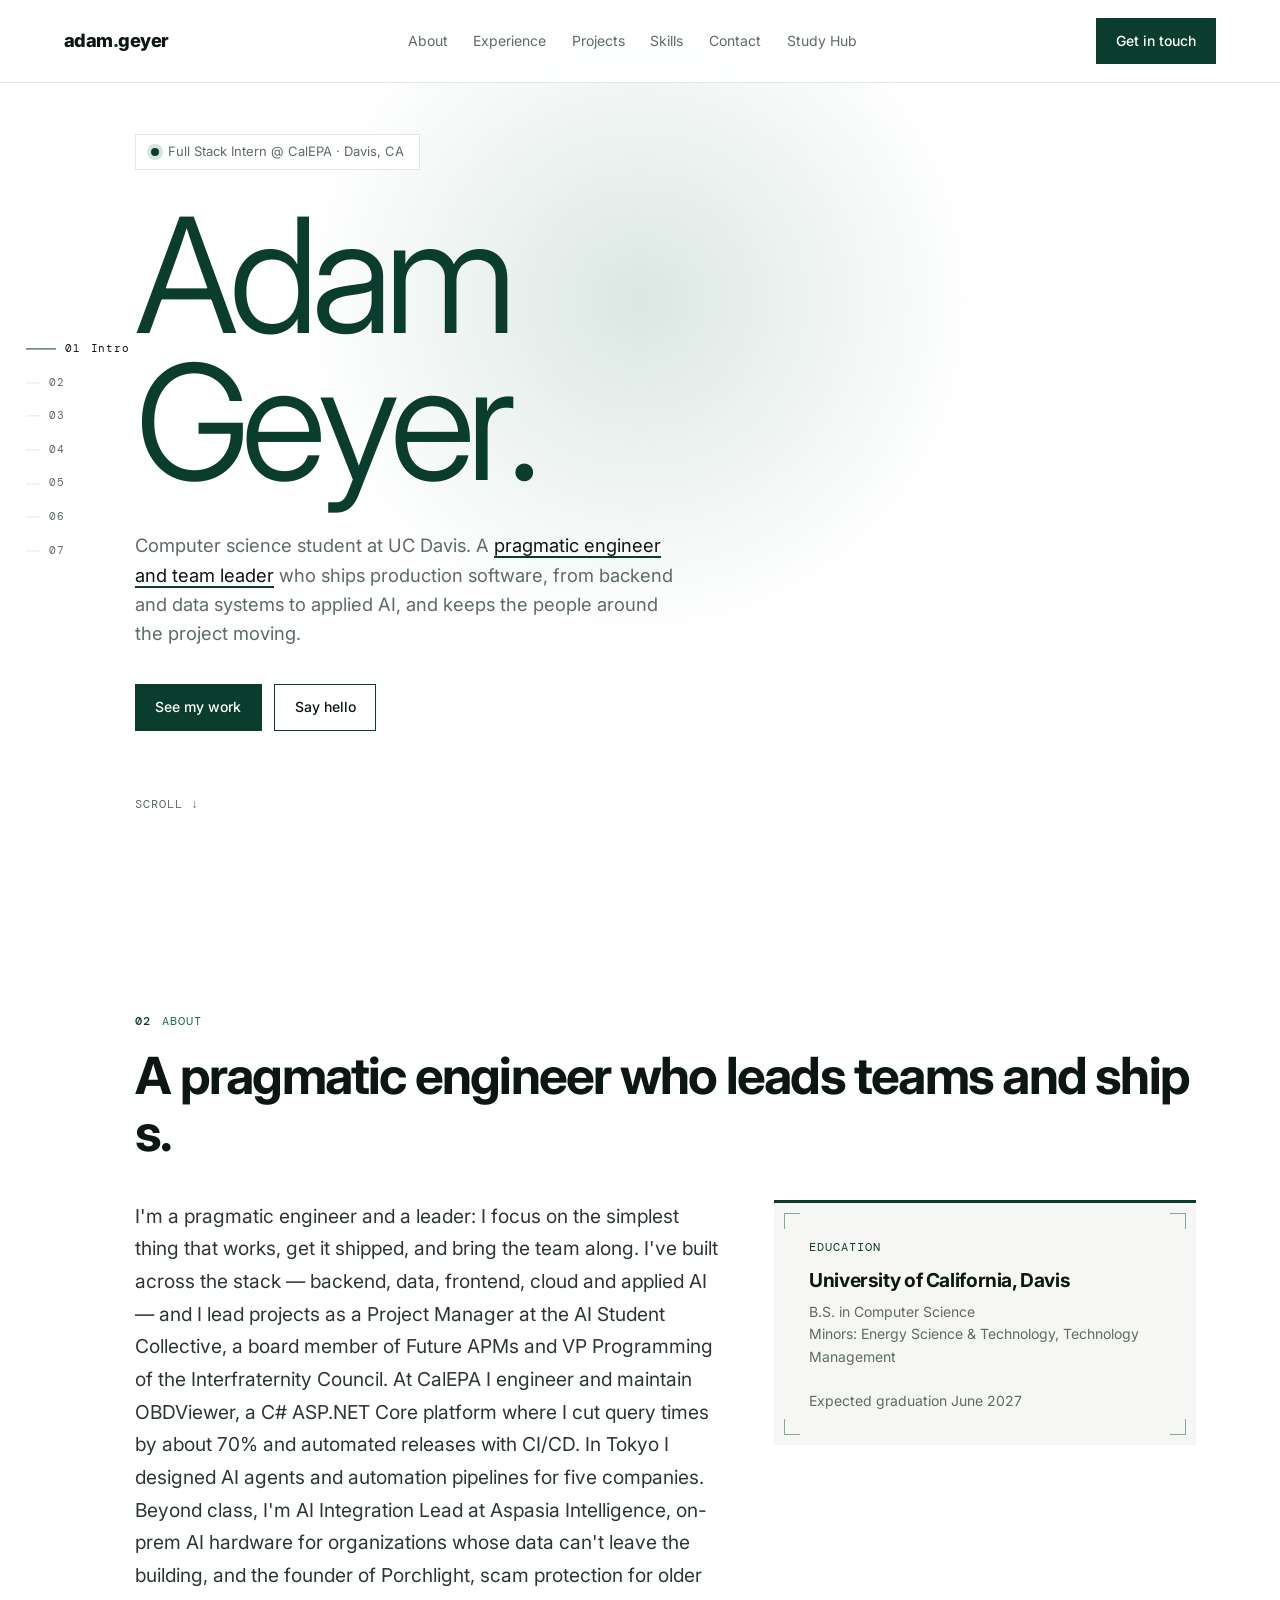
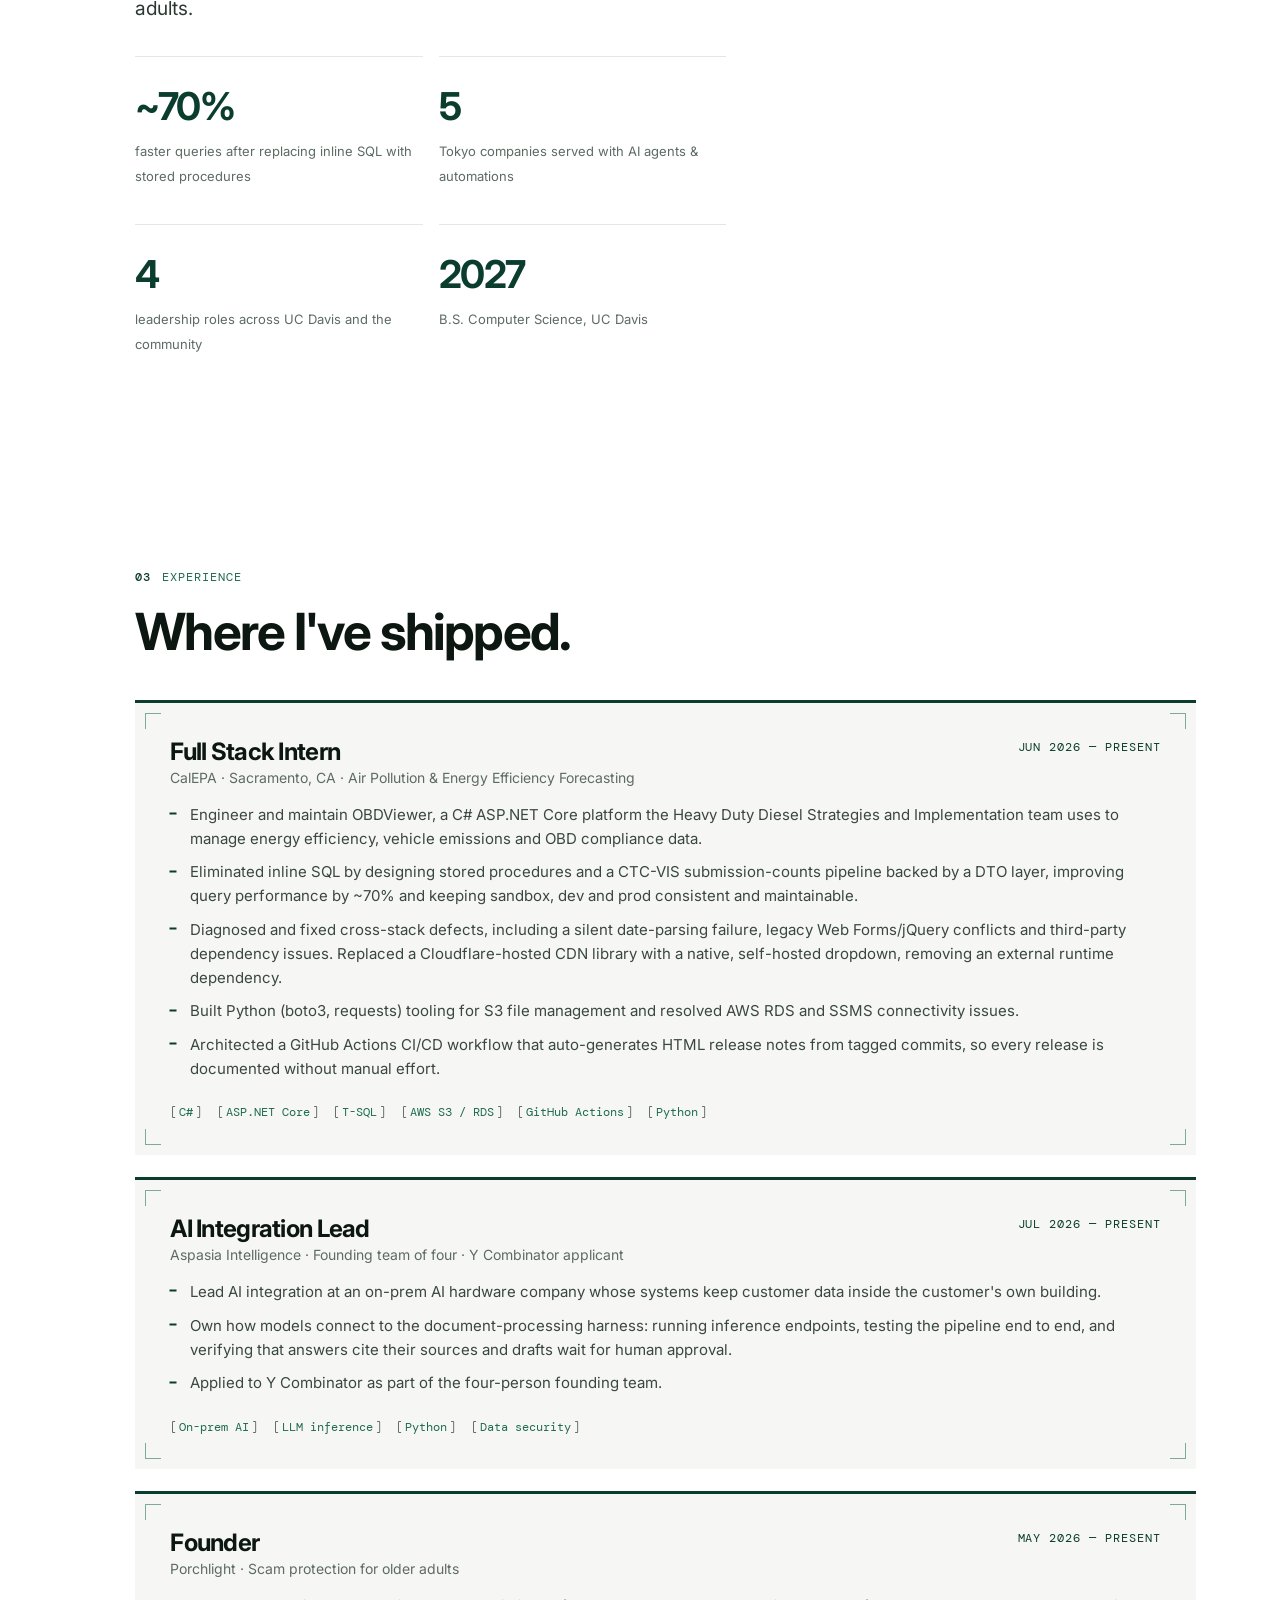
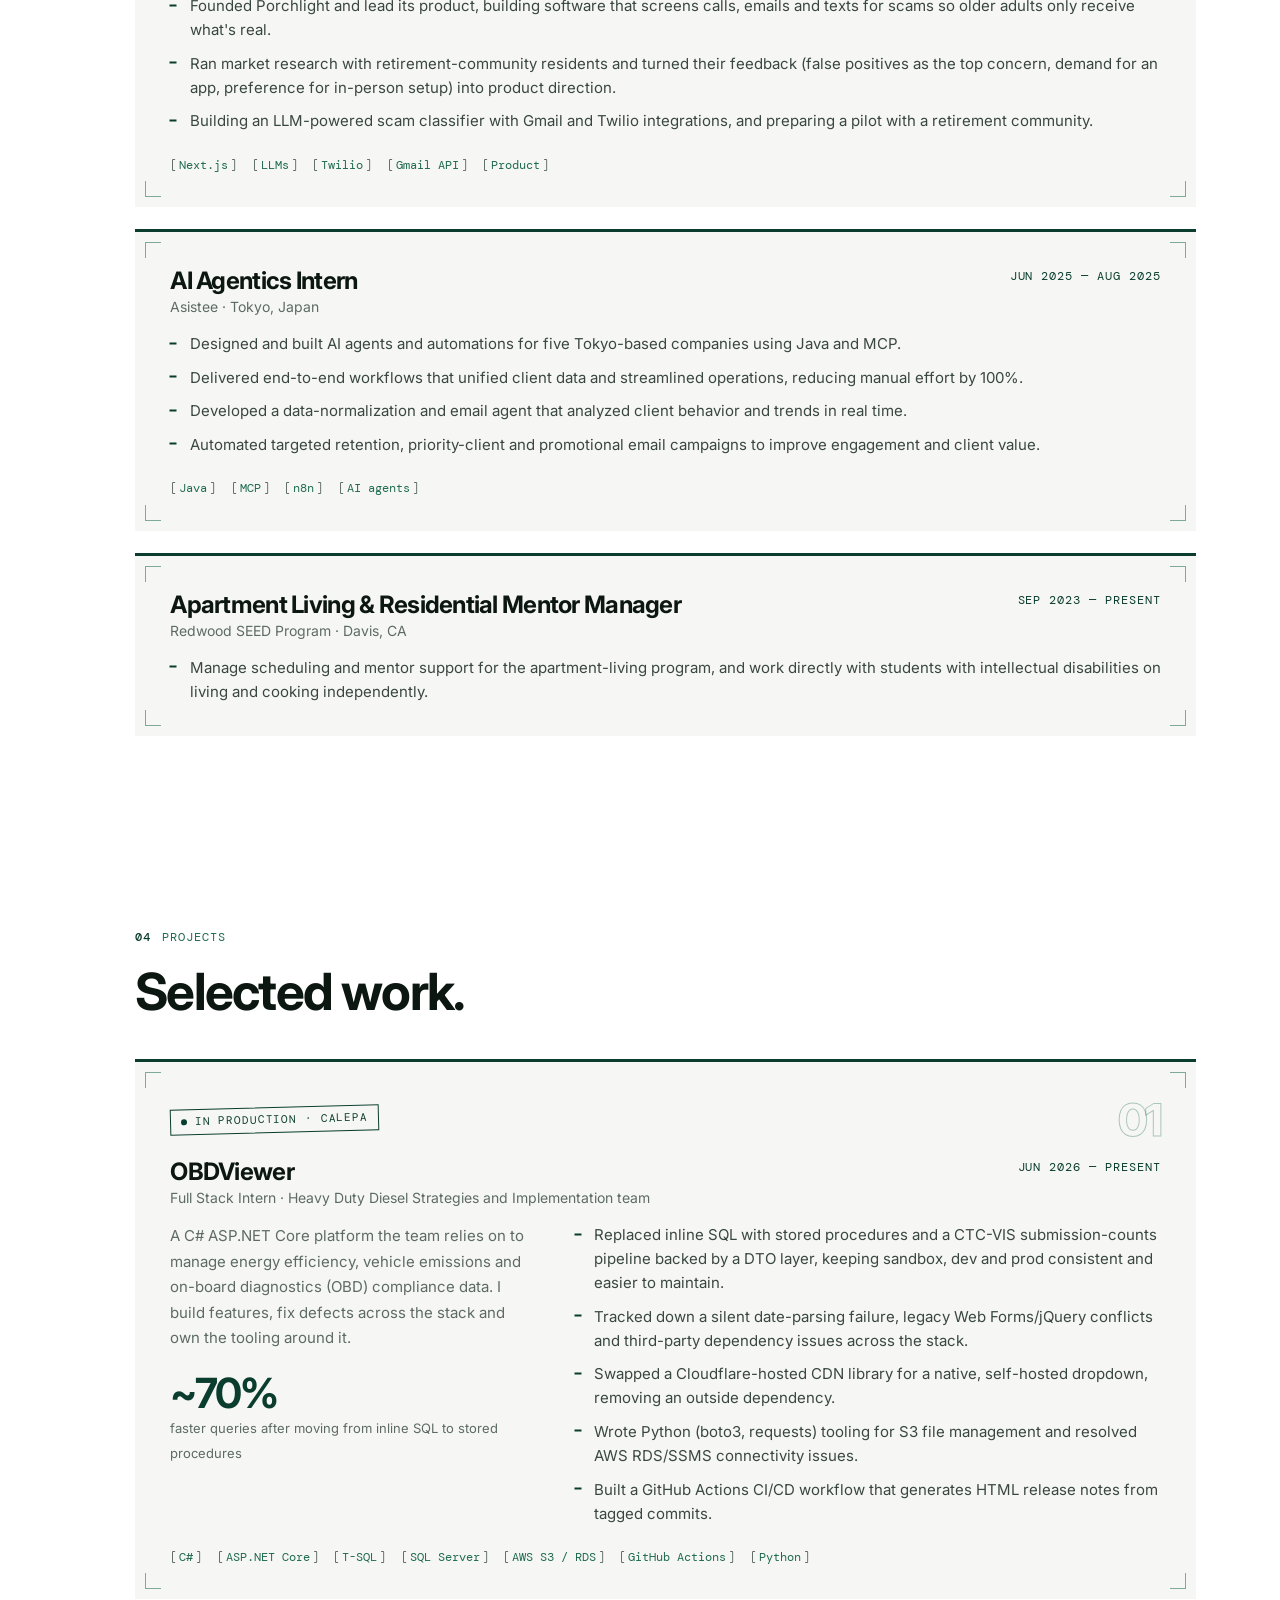
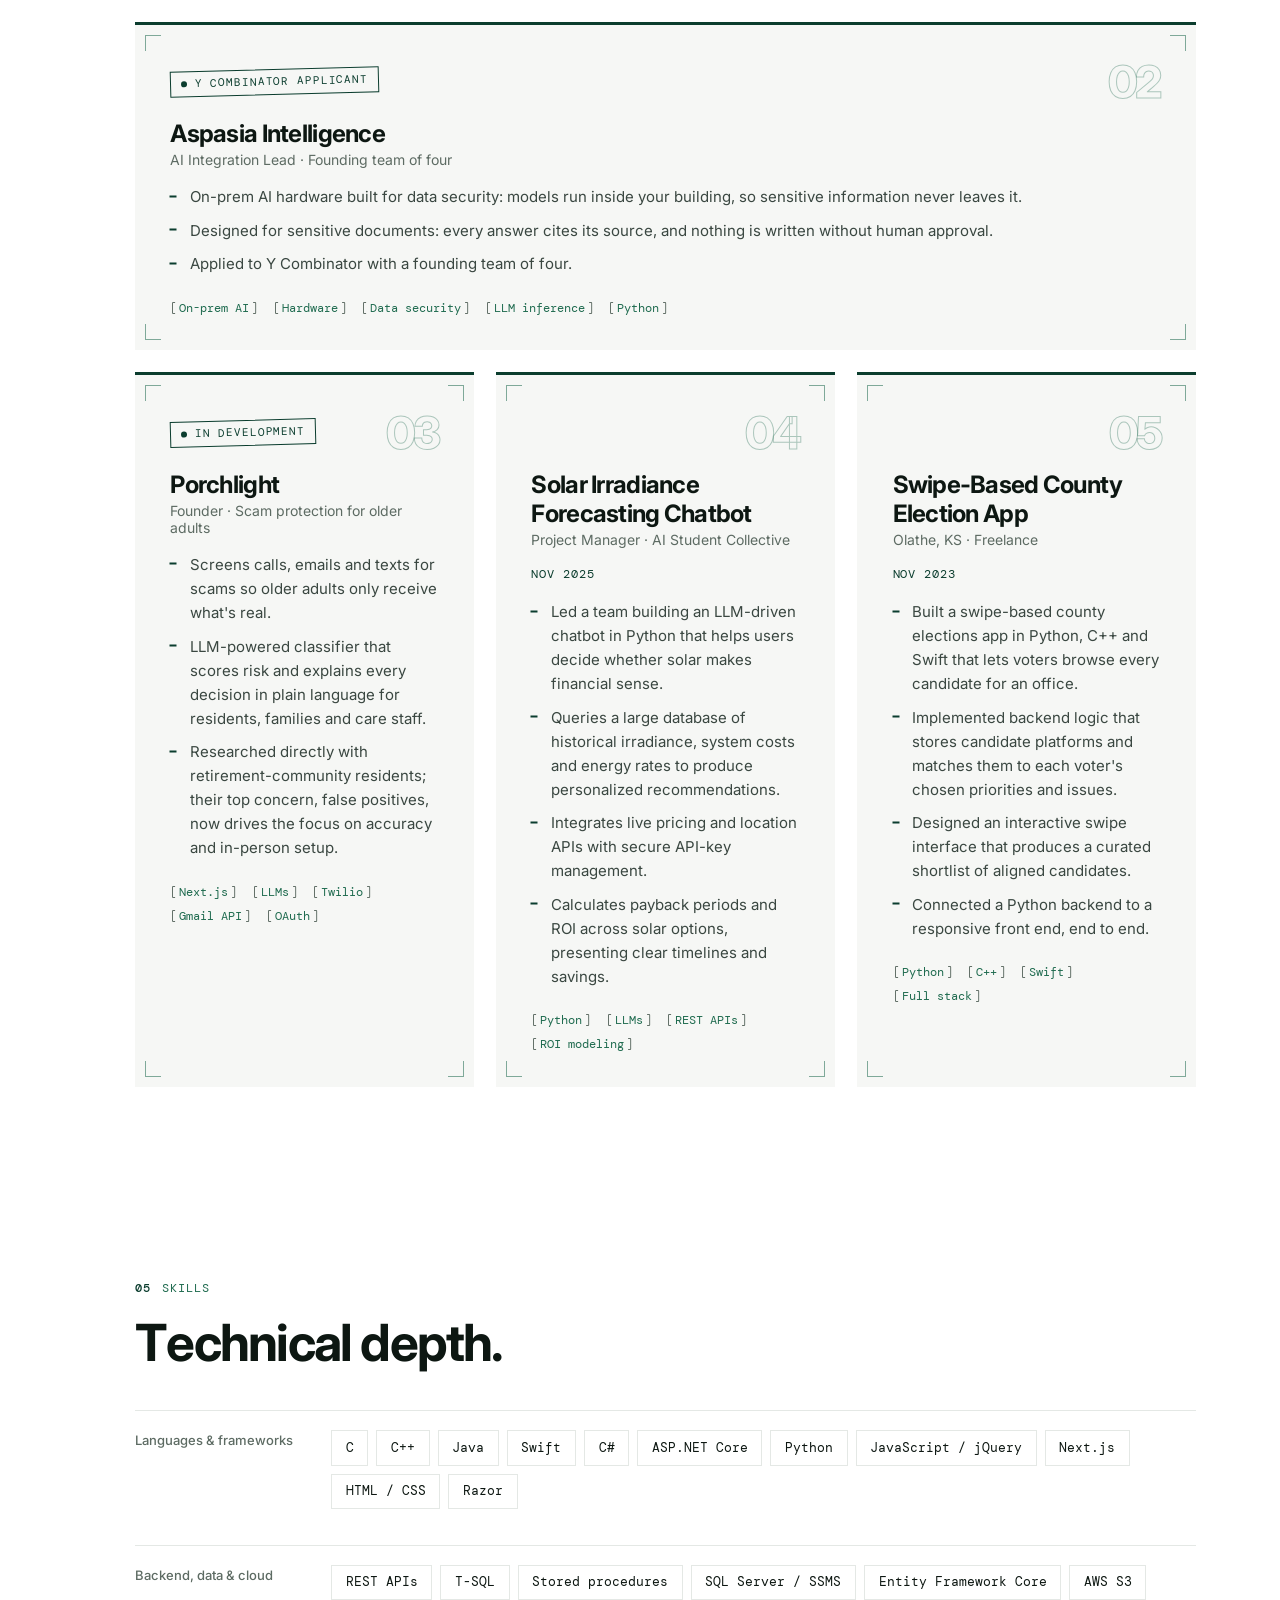
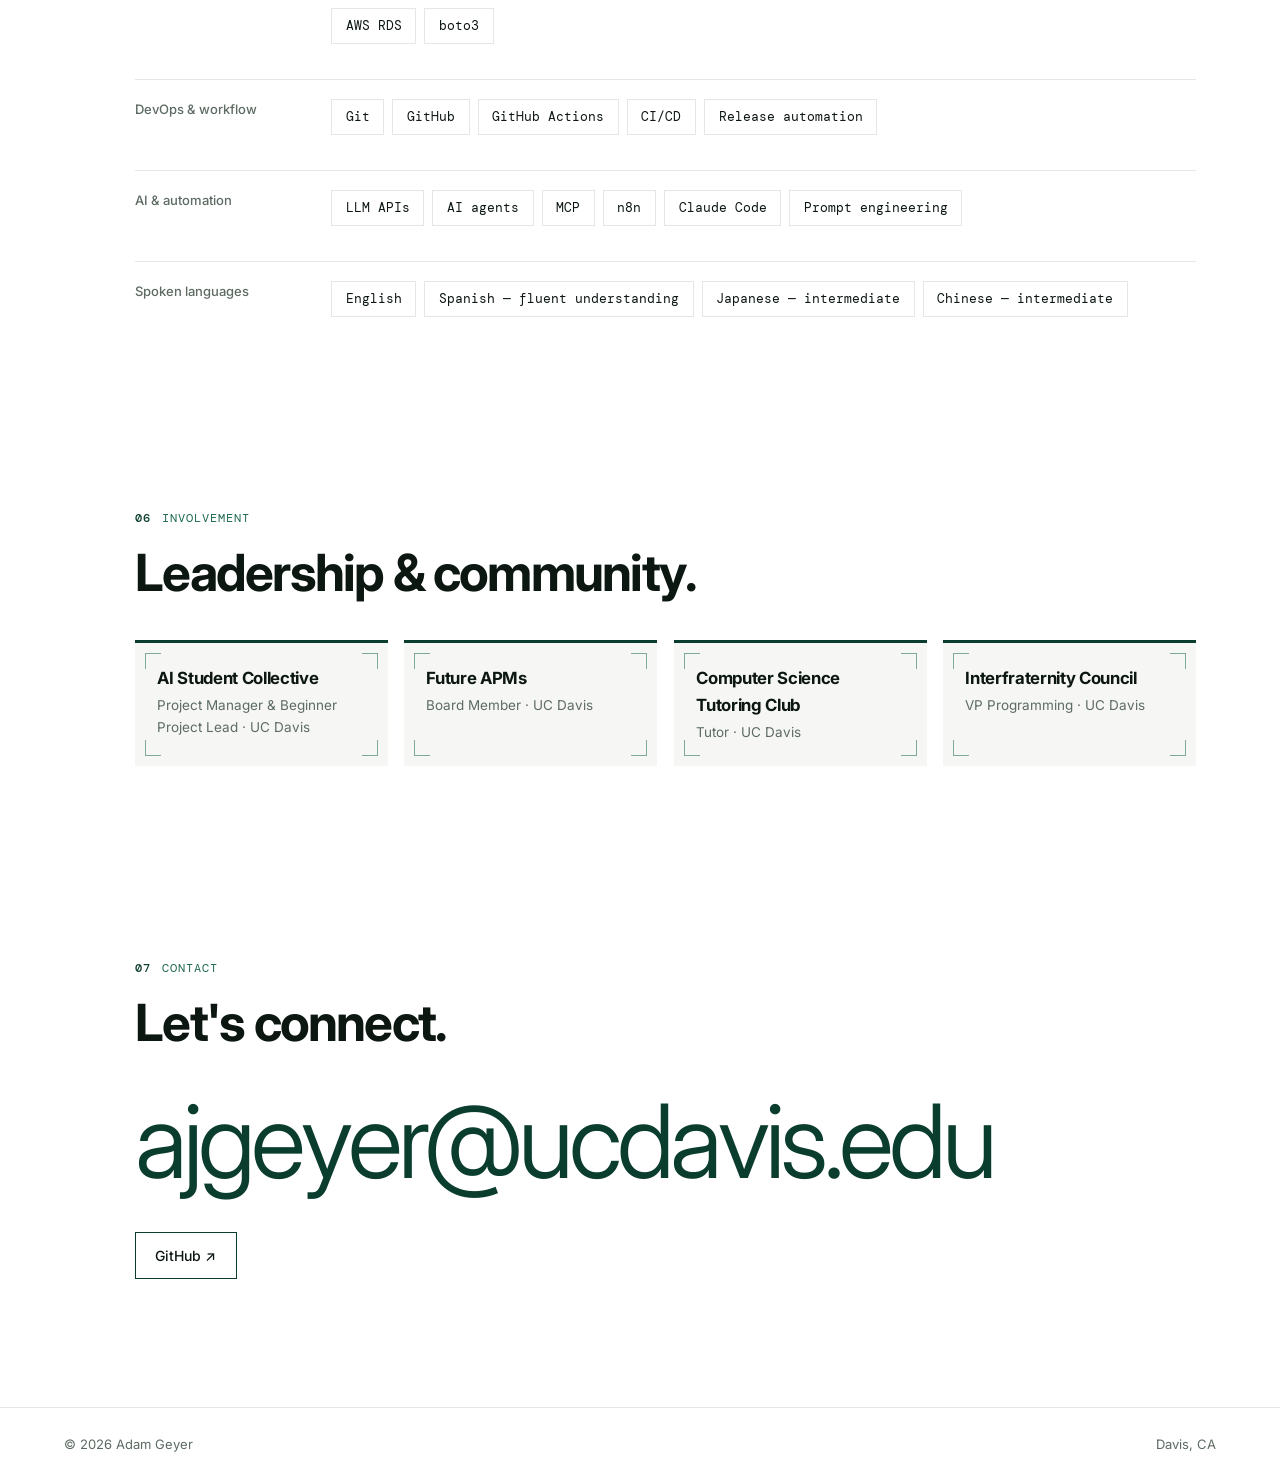
<file: index.html>
<!DOCTYPE html>
<html lang="en" data-theme="green">
<head>
<meta charset="UTF-8"/>
<meta name="viewport" content="width=device-width,initial-scale=1.0"/>
<title>Adam Geyer — Pragmatic engineer &amp; team leader</title>
<meta name="description" content="Adam Geyer — computer science student at UC Davis. Full stack and AI engineer, AI Integration Lead at Aspasia Intelligence, founder of Porchlight."/>
<link rel="preconnect" href="https://fonts.googleapis.com"/>
<link href="https://fonts.googleapis.com/css2?family=Inter:wght@100..900&family=DM+Mono:wght@400;500&display=swap" rel="stylesheet"/>
<style>
*,*::before,*::after{box-sizing:border-box;margin:0;padding:0}
:root{
  /* Theme A: white + dark green */
  --bg:#ffffff;--bg2:#f6f7f5;
  --ink:#0d1712;--muted:#5d6b63;--line:#e4e8e5;
  --a1:#0b3d2e;      /* primary dark green */
  --a2:#1f6b4f;      /* secondary green */
  --pop:#0b3d2e;     /* focal colour */
  --glow:31,107,79;  /* rgb for spotlight */
  --tint:#eef4f0;
}
html[data-theme="blue"]{
  /* Theme B: navy + light blue + red */
  --bg:#ffffff;--bg2:#f4f7fc;
  --ink:#0a1733;--muted:#566280;--line:#e1e7f2;
  --a1:#0a1f44;      /* navy */
  --a2:#4f93d9;      /* light blue */
  --pop:#e0182d;     /* intense red */
  --glow:79,147,217;
  --tint:#eaf2fb;
}
html{scroll-behavior:smooth}
body{background:var(--bg);color:var(--ink);font-family:'Inter',system-ui,sans-serif;font-size:16px;line-height:1.6;-webkit-font-smoothing:antialiased;overflow-x:hidden}
a{color:inherit;text-decoration:none}
.mono{font-family:'DM Mono',monospace;font-size:12px;letter-spacing:.08em;text-transform:uppercase}

/* cursor spotlight */
.spot{position:fixed;inset:0;pointer-events:none;z-index:1;
  background:radial-gradient(520px circle at var(--mx,50%) var(--my,30%),rgba(var(--glow),.16),transparent 65%);transition:opacity .3s}
.dot{position:fixed;left:0;top:0;width:12px;height:12px;border-radius:50%;background:var(--pop);pointer-events:none;z-index:200;transform:translate(-50%,-50%);transition:width .2s,height .2s,opacity .2s;opacity:0}
.dot.on{opacity:1}.dot.big{width:44px;height:44px;opacity:.22}
@media (hover:none),(pointer:coarse){.spot,.dot{display:none}}
/* real cursor hidden only when the custom dot is active (set by script) */
html.no-cursor,html.no-cursor *{cursor:none!important}

/* nav */
nav{position:fixed;top:0;left:0;right:0;z-index:50;display:flex;justify-content:space-between;align-items:center;padding:1.1rem 5vw;background:rgba(255,255,255,.8);backdrop-filter:blur(10px);border-bottom:1px solid var(--line)}
.logo{font-weight:800;letter-spacing:-.03em;font-size:1.15rem}
.logo i{color:var(--pop);font-style:normal}
.links{display:flex;gap:1.6rem;font-size:14px;color:var(--muted)}
.links a:hover{color:var(--ink)}
.btn{display:inline-flex;align-items:center;gap:.5rem;padding:.7rem 1.2rem;border-radius:0;font-size:14px;font-weight:500;border:1px solid var(--a1);transition:all .2s}
.btn.solid{background:var(--a1);color:#fff}
.btn.solid:hover{background:var(--pop);border-color:var(--pop)}
.btn.ghost:hover{background:var(--a1);color:#fff}
@media(max-width:720px){.links{display:none}}

/* section index rail */
.rail{position:fixed;left:2vw;top:50%;transform:translateY(-50%);z-index:40;display:flex;flex-direction:column;gap:1rem}
.rail a{display:flex;align-items:center;gap:.6rem;color:var(--muted);font-family:'DM Mono',monospace;font-size:11px;letter-spacing:.08em}
.rail a::before{content:"";width:14px;height:1px;background:var(--line);transition:all .25s}
.rail a span{opacity:0;transform:translateX(-4px);transition:all .25s}
.rail a.on{color:var(--ink)}.rail a.on::before{width:30px;background:var(--pop)}
.rail a.on span,.rail:hover a span{opacity:1;transform:none}
@media(max-width:1100px){.rail{display:none}}

main{position:relative;z-index:2}
section{padding:7rem 5vw 5rem 9vw;max-width:1240px;margin:0 auto}
@media(max-width:1100px){section{padding-left:5vw}}
.eyebrow{color:var(--a2);margin-bottom:1rem;display:flex;align-items:center;gap:.7rem}
html:not([data-theme="blue"]) .eyebrow{color:var(--a2)}
.eyebrow b{color:var(--pop);font-weight:500}
h2.sec{font-size:clamp(2rem,4.5vw,3.2rem);font-weight:700;letter-spacing:-.035em;line-height:1.1;margin-bottom:2.5rem}

/* reactive text */
.react .ch{display:inline-block;white-space:pre;will-change:font-weight,transform}

/* hero */
.hero{min-height:100vh;display:flex;flex-direction:column;justify-content:center;padding-top:8rem}
.chip{align-self:flex-start;display:inline-flex;align-items:center;gap:.6rem;padding:.4rem .9rem;border:1px solid var(--line);border-radius:0;background:#fff;font-size:13px;color:var(--muted);margin-bottom:2rem}
.chip i{width:8px;height:8px;border-radius:50%;background:var(--pop);box-shadow:0 0 0 4px rgba(var(--glow),.18)}
.hero h1{font-size:clamp(3.6rem,13vw,10rem);line-height:.92;letter-spacing:-.055em;font-weight:350;color:var(--a1)}
.hero h1 .l2{display:block}
.hero p.lead{max-width:34rem;margin-top:2.2rem;font-size:1.15rem;color:var(--muted)}
.hero p.lead em{font-style:normal;color:var(--ink);border-bottom:2px solid var(--pop)}
.cta{display:flex;gap:.8rem;margin-top:2.2rem;flex-wrap:wrap}
.scroll{margin-top:4rem;color:var(--muted)}

/* about */
.about{display:grid;grid-template-columns:1.4fr 1fr;gap:3rem}
@media(max-width:860px){.about{grid-template-columns:1fr}}
.about p{font-size:1.2rem;line-height:1.7;color:#2b3730}
html[data-theme="blue"] .about p{color:#27324d}
.stats{display:grid;grid-template-columns:1fr 1fr;gap:1rem;margin-top:2rem}
.stat{padding:1.2rem 0;border-top:1px solid var(--line)}
.stat b{display:block;font-size:2.4rem;font-weight:700;letter-spacing:-.04em;color:var(--a1)}
.stat:first-child b{color:var(--pop)}
.stat span{font-size:13px;color:var(--muted)}
.edu{padding:1.8rem;align-self:start}
.edu h3{font-size:1.2rem;letter-spacing:-.02em;margin:.5rem 0 .3rem}
.edu p{font-size:14px;color:var(--muted);line-height:1.6}

/* tilt cards */
.tilt{position:relative;background:var(--bg2);border-top:3px solid var(--a1);border-radius:0;padding:2.2rem 2.2rem 2rem;
  transform:perspective(900px) rotateX(var(--rx,0deg)) rotateY(var(--ry,0deg));transition:transform .15s ease-out,border-color .25s,box-shadow .25s;transform-style:preserve-3d;overflow:hidden}
.tilt::before{content:"";position:absolute;inset:0;background:radial-gradient(340px circle at var(--gx,50%) var(--gy,50%),rgba(var(--glow),.13),transparent 60%);opacity:0;transition:opacity .25s;pointer-events:none}
.tilt:hover{border-top-color:var(--pop);box-shadow:10px 10px 0 rgba(var(--glow),.16)}
/* engineering-drawing corner marks */
.tilt::after{content:"";position:absolute;inset:10px;pointer-events:none;transition:inset .25s,opacity .25s;opacity:.55;
  background:
   linear-gradient(var(--a2),var(--a2)) left top/16px 1px no-repeat,linear-gradient(var(--a2),var(--a2)) left top/1px 16px no-repeat,
   linear-gradient(var(--a2),var(--a2)) right top/16px 1px no-repeat,linear-gradient(var(--a2),var(--a2)) right top/1px 16px no-repeat,
   linear-gradient(var(--a2),var(--a2)) left bottom/16px 1px no-repeat,linear-gradient(var(--a2),var(--a2)) left bottom/1px 16px no-repeat,
   linear-gradient(var(--a2),var(--a2)) right bottom/16px 1px no-repeat,linear-gradient(var(--a2),var(--a2)) right bottom/1px 16px no-repeat}
.tilt:hover::after{inset:5px;opacity:1}
.tilt:hover::before{opacity:1}
.tilt>*{position:relative}
.role{display:flex;justify-content:space-between;gap:1rem;flex-wrap:wrap;margin-bottom:1rem}
.role h3{font-size:1.5rem;letter-spacing:-.03em;line-height:1.2}
.role h3 small{display:block;font-size:14px;font-weight:400;color:var(--muted);letter-spacing:0;margin-top:.2rem}
.date{color:var(--pop);white-space:nowrap}
.tilt ul{list-style:none;display:grid;gap:.6rem}
.tilt li{position:relative;padding-left:1.2rem;font-size:15px;color:#3a4741}
html[data-theme="blue"] .tilt li{color:#36415c}
.tilt li::before{content:"";position:absolute;left:0;top:.7em;width:6px;height:1px;background:var(--pop);box-shadow:0 0 0 .5px var(--pop)}
.tags{display:flex;flex-wrap:wrap;gap:.3rem .9rem;margin-top:1.4rem}
.tag{font-family:'DM Mono',monospace;font-size:12px;color:var(--a2)}
.tag::before{content:'[';color:var(--muted);margin-right:2px}.tag::after{content:']';color:var(--muted);margin-left:2px}
.stack{display:grid;gap:1.4rem}
.grid2{display:grid;grid-template-columns:repeat(auto-fill,minmax(320px,1fr));gap:1.4rem}
.grid2 .feature{grid-column:1/-1}
.split{display:grid;grid-template-columns:1fr 1.6fr;gap:2.4rem;align-items:start}
@media(max-width:860px){.split{grid-template-columns:1fr;gap:1.2rem}}
.split .what{font-size:15px;color:var(--muted);line-height:1.7}
.split .what b{display:block;font-size:2.6rem;letter-spacing:-.04em;color:var(--pop);line-height:1;margin-top:1.4rem}
.split .what span{font-size:13px}
.badge{display:inline-flex;align-items:center;gap:.45rem;font-family:'DM Mono',monospace;font-size:11px;letter-spacing:.08em;text-transform:uppercase;color:var(--a1);border:1.5px solid var(--a1);padding:.2rem .65rem;border-radius:0;margin-bottom:1rem;transform:rotate(-1.5deg)}
.badge i{width:6px;height:6px;border-radius:50%;background:var(--pop)}
.topline{display:flex;justify-content:space-between;align-items:center;margin-bottom:1rem}
.topline .badge{margin-bottom:0}
.num{position:static!important;font-size:2.8rem;font-weight:800;letter-spacing:-.06em;color:transparent;-webkit-text-stroke:1px rgba(var(--glow),.35);line-height:1}

/* skills */
.skills{display:grid;gap:2.2rem}
.skillrow{display:grid;grid-template-columns:180px 1fr;gap:1rem;padding-top:1.2rem;border-top:1px solid var(--line)}
@media(max-width:700px){.skillrow{grid-template-columns:1fr}}
.skillrow h4{font-weight:500;color:var(--muted);font-size:13px}
.skillrow div{display:flex;flex-wrap:wrap;gap:.5rem}
.skillrow span{padding:.4rem .85rem;border:1px solid var(--line);border-radius:0;font-family:'DM Mono',monospace;font-size:13px;transition:all .2s;background:#fff}
.skillrow span:hover{background:var(--a1);color:#fff;border-color:var(--a1);transform:translateY(-2px)}

/* involvement */
.inv{display:grid;grid-template-columns:repeat(auto-fit,minmax(230px,1fr));gap:1rem}
.inv .tilt{padding:1.4rem}
.inv h3{font-size:1.05rem;letter-spacing:-.02em}
.inv p{font-size:13.5px;color:var(--muted);margin-top:.2rem}

/* contact */
.contact{text-align:left;padding-bottom:8rem}
.contact .big{font-size:clamp(2.4rem,8vw,6.4rem);font-weight:350;letter-spacing:-.05em;line-height:1;color:var(--a1);display:inline-block}
.contact .big:hover{color:var(--pop)}
.socials{display:flex;gap:.8rem;margin-top:2.5rem;flex-wrap:wrap}
footer{position:relative;z-index:2;border-top:1px solid var(--line);padding:1.6rem 5vw;display:flex;justify-content:space-between;font-size:13px;color:var(--muted);flex-wrap:wrap;gap:.6rem}

/* reveal */
.rv{opacity:0;transform:translateY(22px);transition:opacity .7s,transform .7s}
.rv.in{opacity:1;transform:none}
@media(prefers-reduced-motion:reduce){.rv{opacity:1;transform:none;transition:none}}
</style>
</head>
<body>
<div class="spot"></div><div class="dot"></div>

<nav>
  <a class="logo" href="#top">adam<i>.</i>geyer</a>
  <div class="links"><a href="#about">About</a><a href="#experience">Experience</a><a href="#projects">Projects</a><a href="#skills">Skills</a><a href="#contact">Contact</a><a href="study.html">Study Hub</a></div>
  <a class="btn solid" href="#contact">Get in touch</a>
</nav>

<div class="rail" id="rail">
  <a href="#top" data-s="top">01 <span>Intro</span></a>
  <a href="#about" data-s="about">02 <span>About</span></a>
  <a href="#experience" data-s="experience">03 <span>Experience</span></a>
  <a href="#projects" data-s="projects">04 <span>Projects</span></a>
  <a href="#skills" data-s="skills">05 <span>Skills</span></a>
  <a href="#involvement" data-s="involvement">06 <span>Involvement</span></a>
  <a href="#contact" data-s="contact">07 <span>Contact</span></a>
</div>

<main>
<section class="hero" id="top">
  <div class="chip"><i></i> Full Stack Intern @ CalEPA · Davis, CA</div>
  <h1 class="react" data-base="350"><span class="l1">Adam</span><span class="l2">Geyer.</span></h1>
  <p class="lead">Computer science student at UC Davis. A <em>pragmatic engineer and team leader</em> who ships production software, from backend and data systems to applied AI, and keeps the people around the project moving.</p>
  <div class="cta"><a class="btn solid" href="#experience">See my work</a><a class="btn ghost" href="#contact">Say hello</a></div>
  <div class="scroll mono">Scroll ↓</div>
</section>

<section id="about">
  <div class="eyebrow mono"><b>02</b> About</div>
  <h2 class="sec react" data-base="700">A pragmatic engineer who leads teams and ships.</h2>
  <div class="about rv">
    <div>
      <p>I'm a pragmatic engineer and a leader: I focus on the simplest thing that works, get it shipped, and bring the team along. I've built across the stack — backend, data, frontend, cloud and applied AI — and I lead projects as a Project Manager at the AI Student Collective, a board member of Future APMs and VP Programming of the Interfraternity Council. At CalEPA I engineer and maintain OBDViewer, a C# ASP.NET Core platform where I cut query times by about 70% and automated releases with CI/CD. In Tokyo I designed AI agents and automation pipelines for five companies. Beyond class, I'm AI Integration Lead at Aspasia Intelligence, on-prem AI hardware for organizations whose data can't leave the building, and the founder of Porchlight, scam protection for older adults.</p>
      <div class="stats">
        <div class="stat"><b>~70%</b><span>faster queries after replacing inline SQL with stored procedures</span></div>
        <div class="stat"><b>5</b><span>Tokyo companies served with AI agents &amp; automations</span></div>
        <div class="stat"><b>4</b><span>leadership roles across UC Davis and the community</span></div>
        <div class="stat"><b>2027</b><span>B.S. Computer Science, UC Davis</span></div>
      </div>
    </div>
    <div class="edu tilt">
      <div class="mono" style="color:var(--pop)">Education</div>
      <h3>University of California, Davis</h3>
      <p>B.S. in Computer Science<br/>Minors: Energy Science &amp; Technology, Technology Management<br/><br/>Expected graduation June 2027</p>
    </div>
  </div>
</section>

<section id="experience">
  <div class="eyebrow mono"><b>03</b> Experience</div>
  <h2 class="sec react" data-base="700">Where I've shipped.</h2>
  <div class="stack">
    <article class="tilt rv">
      <div class="role"><h3>Full Stack Intern<small>CalEPA · Sacramento, CA · Air Pollution &amp; Energy Efficiency Forecasting</small></h3><div class="date mono">Jun 2026 — Present</div></div>
      <ul>
        <li>Engineer and maintain OBDViewer, a C# ASP.NET Core platform the Heavy Duty Diesel Strategies and Implementation team uses to manage energy efficiency, vehicle emissions and OBD compliance data.</li>
        <li>Eliminated inline SQL by designing stored procedures and a CTC-VIS submission-counts pipeline backed by a DTO layer, improving query performance by ~70% and keeping sandbox, dev and prod consistent and maintainable.</li>
        <li>Diagnosed and fixed cross-stack defects, including a silent date-parsing failure, legacy Web Forms/jQuery conflicts and third-party dependency issues. Replaced a Cloudflare-hosted CDN library with a native, self-hosted dropdown, removing an external runtime dependency.</li>
        <li>Built Python (boto3, requests) tooling for S3 file management and resolved AWS RDS and SSMS connectivity issues.</li>
        <li>Architected a GitHub Actions CI/CD workflow that auto-generates HTML release notes from tagged commits, so every release is documented without manual effort.</li>
      </ul>
      <div class="tags"><span class="tag">C#</span><span class="tag">ASP.NET Core</span><span class="tag">T-SQL</span><span class="tag">AWS S3 / RDS</span><span class="tag">GitHub Actions</span><span class="tag">Python</span></div>
    </article>
    <article class="tilt rv">
      <div class="role"><h3>AI Integration Lead<small>Aspasia Intelligence · Founding team of four · Y Combinator applicant</small></h3><div class="date mono">Jul 2026 — Present</div></div>
      <ul>
        <li>Lead AI integration at an on-prem AI hardware company whose systems keep customer data inside the customer's own building.</li>
        <li>Own how models connect to the document-processing harness: running inference endpoints, testing the pipeline end to end, and verifying that answers cite their sources and drafts wait for human approval.</li>
        <li>Applied to Y Combinator as part of the four-person founding team.</li>
      </ul>
      <div class="tags"><span class="tag">On-prem AI</span><span class="tag">LLM inference</span><span class="tag">Python</span><span class="tag">Data security</span></div>
    </article>
    <article class="tilt rv">
      <div class="role"><h3>Founder<small>Porchlight · Scam protection for older adults</small></h3><div class="date mono">May 2026 — Present</div></div>
      <ul>
        <li>Founded Porchlight and lead its product, building software that screens calls, emails and texts for scams so older adults only receive what's real.</li>
        <li>Ran market research with retirement-community residents and turned their feedback (false positives as the top concern, demand for an app, preference for in-person setup) into product direction.</li>
        <li>Building an LLM-powered scam classifier with Gmail and Twilio integrations, and preparing a pilot with a retirement community.</li>
      </ul>
      <div class="tags"><span class="tag">Next.js</span><span class="tag">LLMs</span><span class="tag">Twilio</span><span class="tag">Gmail API</span><span class="tag">Product</span></div>
    </article>
    <article class="tilt rv">
      <div class="role"><h3>AI Agentics Intern<small>Asistee · Tokyo, Japan</small></h3><div class="date mono">Jun 2025 — Aug 2025</div></div>
      <ul>
        <li>Designed and built AI agents and automations for five Tokyo-based companies using Java and MCP.</li>
        <li>Delivered end-to-end workflows that unified client data and streamlined operations, reducing manual effort by 100%.</li>
        <li>Developed a data-normalization and email agent that analyzed client behavior and trends in real time.</li>
        <li>Automated targeted retention, priority-client and promotional email campaigns to improve engagement and client value.</li>
      </ul>
      <div class="tags"><span class="tag">Java</span><span class="tag">MCP</span><span class="tag">n8n</span><span class="tag">AI agents</span></div>
    </article>
    <article class="tilt rv">
      <div class="role"><h3>Apartment Living &amp; Residential Mentor Manager<small>Redwood SEED Program · Davis, CA</small></h3><div class="date mono">Sep 2023 — Present</div></div>
      <ul><li>Manage scheduling and mentor support for the apartment-living program, and work directly with students with intellectual disabilities on living and cooking independently.</li></ul>
    </article>
  </div>
</section>

<section id="projects">
  <div class="eyebrow mono"><b>04</b> Projects</div>
  <h2 class="sec react" data-base="700">Selected work.</h2>
  <div class="grid2">
    <article class="tilt feature rv"><div class="topline"><div class="badge"><i></i> In production · CalEPA</div><div class="num">01</div></div>
      <div class="role"><h3>OBDViewer<small>Full Stack Intern · Heavy Duty Diesel Strategies and Implementation team</small></h3><div class="date mono">Jun 2026 — Present</div></div>
      <div class="split">
        <div class="what">A C# ASP.NET Core platform the team relies on to manage energy efficiency, vehicle emissions and on-board diagnostics (OBD) compliance data. I build features, fix defects across the stack and own the tooling around it.
          <b>~70%</b><span>faster queries after moving from inline SQL to stored procedures</span>
        </div>
        <ul>
          <li>Replaced inline SQL with stored procedures and a CTC-VIS submission-counts pipeline backed by a DTO layer, keeping sandbox, dev and prod consistent and easier to maintain.</li>
          <li>Tracked down a silent date-parsing failure, legacy Web Forms/jQuery conflicts and third-party dependency issues across the stack.</li>
          <li>Swapped a Cloudflare-hosted CDN library for a native, self-hosted dropdown, removing an outside dependency.</li>
          <li>Wrote Python (boto3, requests) tooling for S3 file management and resolved AWS RDS/SSMS connectivity issues.</li>
          <li>Built a GitHub Actions CI/CD workflow that generates HTML release notes from tagged commits.</li>
        </ul>
      </div>
      <div class="tags"><span class="tag">C#</span><span class="tag">ASP.NET Core</span><span class="tag">T-SQL</span><span class="tag">SQL Server</span><span class="tag">AWS S3 / RDS</span><span class="tag">GitHub Actions</span><span class="tag">Python</span></div>
    </article>
    <article class="tilt feature rv"><div class="topline"><div class="badge"><i></i> Y Combinator applicant</div><div class="num">02</div></div>
      <div class="role"><h3>Aspasia Intelligence<small>AI Integration Lead · Founding team of four</small></h3></div>
      <ul>
        <li>On-prem AI hardware built for data security: models run inside your building, so sensitive information never leaves it.</li>
        <li>Designed for sensitive documents: every answer cites its source, and nothing is written without human approval.</li>
        <li>Applied to Y Combinator with a founding team of four.</li>
      </ul>
      <div class="tags"><span class="tag">On-prem AI</span><span class="tag">Hardware</span><span class="tag">Data security</span><span class="tag">LLM inference</span><span class="tag">Python</span></div>
    </article>
    <article class="tilt rv"><div class="topline"><div class="badge"><i></i> In development</div><div class="num">03</div></div>
      <div class="role"><h3>Porchlight<small>Founder · Scam protection for older adults</small></h3></div>
      <ul>
        <li>Screens calls, emails and texts for scams so older adults only receive what's real.</li>
        <li>LLM-powered classifier that scores risk and explains every decision in plain language for residents, families and care staff.</li>
        <li>Researched directly with retirement-community residents; their top concern, false positives, now drives the focus on accuracy and in-person setup.</li>
      </ul>
      <div class="tags"><span class="tag">Next.js</span><span class="tag">LLMs</span><span class="tag">Twilio</span><span class="tag">Gmail API</span><span class="tag">OAuth</span></div>
    </article>
    <article class="tilt rv"><div class="topline"><span></span><div class="num">04</div></div>
      <div class="role"><h3>Solar Irradiance Forecasting Chatbot<small>Project Manager · AI Student Collective</small></h3></div>
      <div class="date mono" style="margin-bottom:1rem">Nov 2025</div>
      <ul>
        <li>Led a team building an LLM-driven chatbot in Python that helps users decide whether solar makes financial sense.</li>
        <li>Queries a large database of historical irradiance, system costs and energy rates to produce personalized recommendations.</li>
        <li>Integrates live pricing and location APIs with secure API-key management.</li>
        <li>Calculates payback periods and ROI across solar options, presenting clear timelines and savings.</li>
      </ul>
      <div class="tags"><span class="tag">Python</span><span class="tag">LLMs</span><span class="tag">REST APIs</span><span class="tag">ROI modeling</span></div>
    </article>
    <article class="tilt rv"><div class="topline"><span></span><div class="num">05</div></div>
      <div class="role"><h3>Swipe-Based County Election App<small>Olathe, KS · Freelance</small></h3></div>
      <div class="date mono" style="margin-bottom:1rem">Nov 2023</div>
      <ul>
        <li>Built a swipe-based county elections app in Python, C++ and Swift that lets voters browse every candidate for an office.</li>
        <li>Implemented backend logic that stores candidate platforms and matches them to each voter's chosen priorities and issues.</li>
        <li>Designed an interactive swipe interface that produces a curated shortlist of aligned candidates.</li>
        <li>Connected a Python backend to a responsive front end, end to end.</li>
      </ul>
      <div class="tags"><span class="tag">Python</span><span class="tag">C++</span><span class="tag">Swift</span><span class="tag">Full stack</span></div>
    </article>
  </div>
</section>

<section id="skills">
  <div class="eyebrow mono"><b>05</b> Skills</div>
  <h2 class="sec react" data-base="700">Technical depth.</h2>
  <div class="skills rv">
    <div class="skillrow"><h4>Languages &amp; frameworks</h4><div><span>C</span><span>C++</span><span>Java</span><span>Swift</span><span>C#</span><span>ASP.NET Core</span><span>Python</span><span>JavaScript / jQuery</span><span>Next.js</span><span>HTML / CSS</span><span>Razor</span></div></div>
    <div class="skillrow"><h4>Backend, data &amp; cloud</h4><div><span>REST APIs</span><span>T-SQL</span><span>Stored procedures</span><span>SQL Server / SSMS</span><span>Entity Framework Core</span><span>AWS S3</span><span>AWS RDS</span><span>boto3</span></div></div>
    <div class="skillrow"><h4>DevOps &amp; workflow</h4><div><span>Git</span><span>GitHub</span><span>GitHub Actions</span><span>CI/CD</span><span>Release automation</span></div></div>
    <div class="skillrow"><h4>AI &amp; automation</h4><div><span>LLM APIs</span><span>AI agents</span><span>MCP</span><span>n8n</span><span>Claude Code</span><span>Prompt engineering</span></div></div>
    <div class="skillrow"><h4>Spoken languages</h4><div><span>English</span><span>Spanish — fluent understanding</span><span>Japanese — intermediate</span><span>Chinese — intermediate</span></div></div>
  </div>
</section>

<section id="involvement">
  <div class="eyebrow mono"><b>06</b> Involvement</div>
  <h2 class="sec react" data-base="700">Leadership &amp; community.</h2>
  <div class="inv rv">
    <div class="tilt"><h3>AI Student Collective</h3><p>Project Manager &amp; Beginner Project Lead · UC Davis</p></div>
    <div class="tilt"><h3>Future APMs</h3><p>Board Member · UC Davis</p></div>
    <div class="tilt"><h3>Computer Science Tutoring Club</h3><p>Tutor · UC Davis</p></div>
    <div class="tilt"><h3>Interfraternity Council</h3><p>VP Programming · UC Davis</p></div>
  </div>
</section>

<section class="contact" id="contact">
  <div class="eyebrow mono"><b>07</b> Contact</div>
  <h2 class="sec react" data-base="700">Let's connect.</h2>
  <a class="big react" data-base="350" href="mailto:ajgeyer@ucdavis.edu">ajgeyer@ucdavis.edu</a>
  <div class="socials"><a class="btn ghost" href="https://github.com/adamgeyer">GitHub ↗</a></div>
</section>
</main>
<footer><span>© 2026 Adam Geyer</span><span>Davis, CA</span></footer>

<script>
(function(){
  var fine = matchMedia('(hover:hover) and (pointer:fine)').matches && !matchMedia('(prefers-reduced-motion:reduce)').matches;
  var root = document.documentElement, dot = document.querySelector('.dot');
  var mx = innerWidth/2, my = innerHeight/3, raf = 0;

  // split reactive text into letters
  var reactive = [].slice.call(document.querySelectorAll('.react'));
  var letters = [];
  reactive.forEach(function(el){
    var base = +el.dataset.base || 400;
    (function walk(node){
      [].slice.call(node.childNodes).forEach(function(n){
        if(n.nodeType===3){
          var f = document.createDocumentFragment();
          n.textContent.split('').forEach(function(c){
            var s = document.createElement('span'); s.className='ch'; s.textContent=c; s.dataset.base=base; f.appendChild(s); letters.push(s);
          });
          node.replaceChild(f,n);
        } else if(n.nodeType===1){ walk(n); }
      });
    })(el);
  });

  function frame(){
    raf = 0;
    root.style.setProperty('--mx', mx+'px'); root.style.setProperty('--my', my+'px');
    document.querySelector('.spot').style.setProperty('--mx', mx+'px');
    document.querySelector('.spot').style.setProperty('--my', my+'px');
    dot.style.transform = 'translate('+mx+'px,'+my+'px) translate(-50%,-50%)';
    for(var i=0;i<letters.length;i++){
      var s = letters[i], r = s.getBoundingClientRect();
      if(r.bottom<-200 || r.top>innerHeight+200) continue;
      var dx = mx-(r.left+r.width/2), dy = my-(r.top+r.height/2);
      var t = Math.max(0, 1-Math.sqrt(dx*dx+dy*dy)/170);
      var base = +s.dataset.base;
      s.style.fontWeight = Math.round(base + t*(900-base));
      s.style.transform = t>0.02 ? 'translateY('+(-t*5).toFixed(1)+'px)' : '';
    }
  }
  function queue(){ if(!raf) raf = requestAnimationFrame(frame); }

  if(fine){
    root.classList.add('no-cursor');
    addEventListener('mousemove', function(e){ mx=e.clientX; my=e.clientY; dot.classList.add('on'); queue(); });
    addEventListener('scroll', queue, {passive:true});
    document.addEventListener('mouseleave', function(){ dot.classList.remove('on'); });
    [].slice.call(document.querySelectorAll('a,.btn,.tilt')).forEach(function(el){
      el.addEventListener('mouseenter', function(){ dot.classList.add('big'); });
      el.addEventListener('mouseleave', function(){ dot.classList.remove('big'); });
    });
    // tilt cards
    [].slice.call(document.querySelectorAll('.tilt')).forEach(function(c){
      c.addEventListener('mousemove', function(e){
        var r = c.getBoundingClientRect(), px=(e.clientX-r.left)/r.width, py=(e.clientY-r.top)/r.height;
        c.style.setProperty('--ry', ((px-.5)*7).toFixed(2)+'deg');
        c.style.setProperty('--rx', ((.5-py)*7).toFixed(2)+'deg');
        c.style.setProperty('--gx', (px*100)+'%'); c.style.setProperty('--gy', (py*100)+'%');
      });
      c.addEventListener('mouseleave', function(){ c.style.setProperty('--rx','0deg'); c.style.setProperty('--ry','0deg'); });
    });
    queue();
  }

  // reveal on scroll
  var io = new IntersectionObserver(function(es){ es.forEach(function(e){ if(e.isIntersecting){ e.target.classList.add('in'); io.unobserve(e.target);} }); },{threshold:.12});
  [].slice.call(document.querySelectorAll('.rv')).forEach(function(el){ io.observe(el); });

  // rail highlight
  var links = {}; [].slice.call(document.querySelectorAll('#rail a')).forEach(function(a){ links[a.dataset.s]=a; });
  var so = new IntersectionObserver(function(es){ es.forEach(function(e){ if(e.isIntersecting){
    for(var k in links) links[k].classList.remove('on'); if(links[e.target.id]) links[e.target.id].classList.add('on'); } }); },{rootMargin:'-45% 0px -50% 0px'});
  [].slice.call(document.querySelectorAll('main section')).forEach(function(s){ so.observe(s); });
})();
</script>
</body>
</html>
</file>
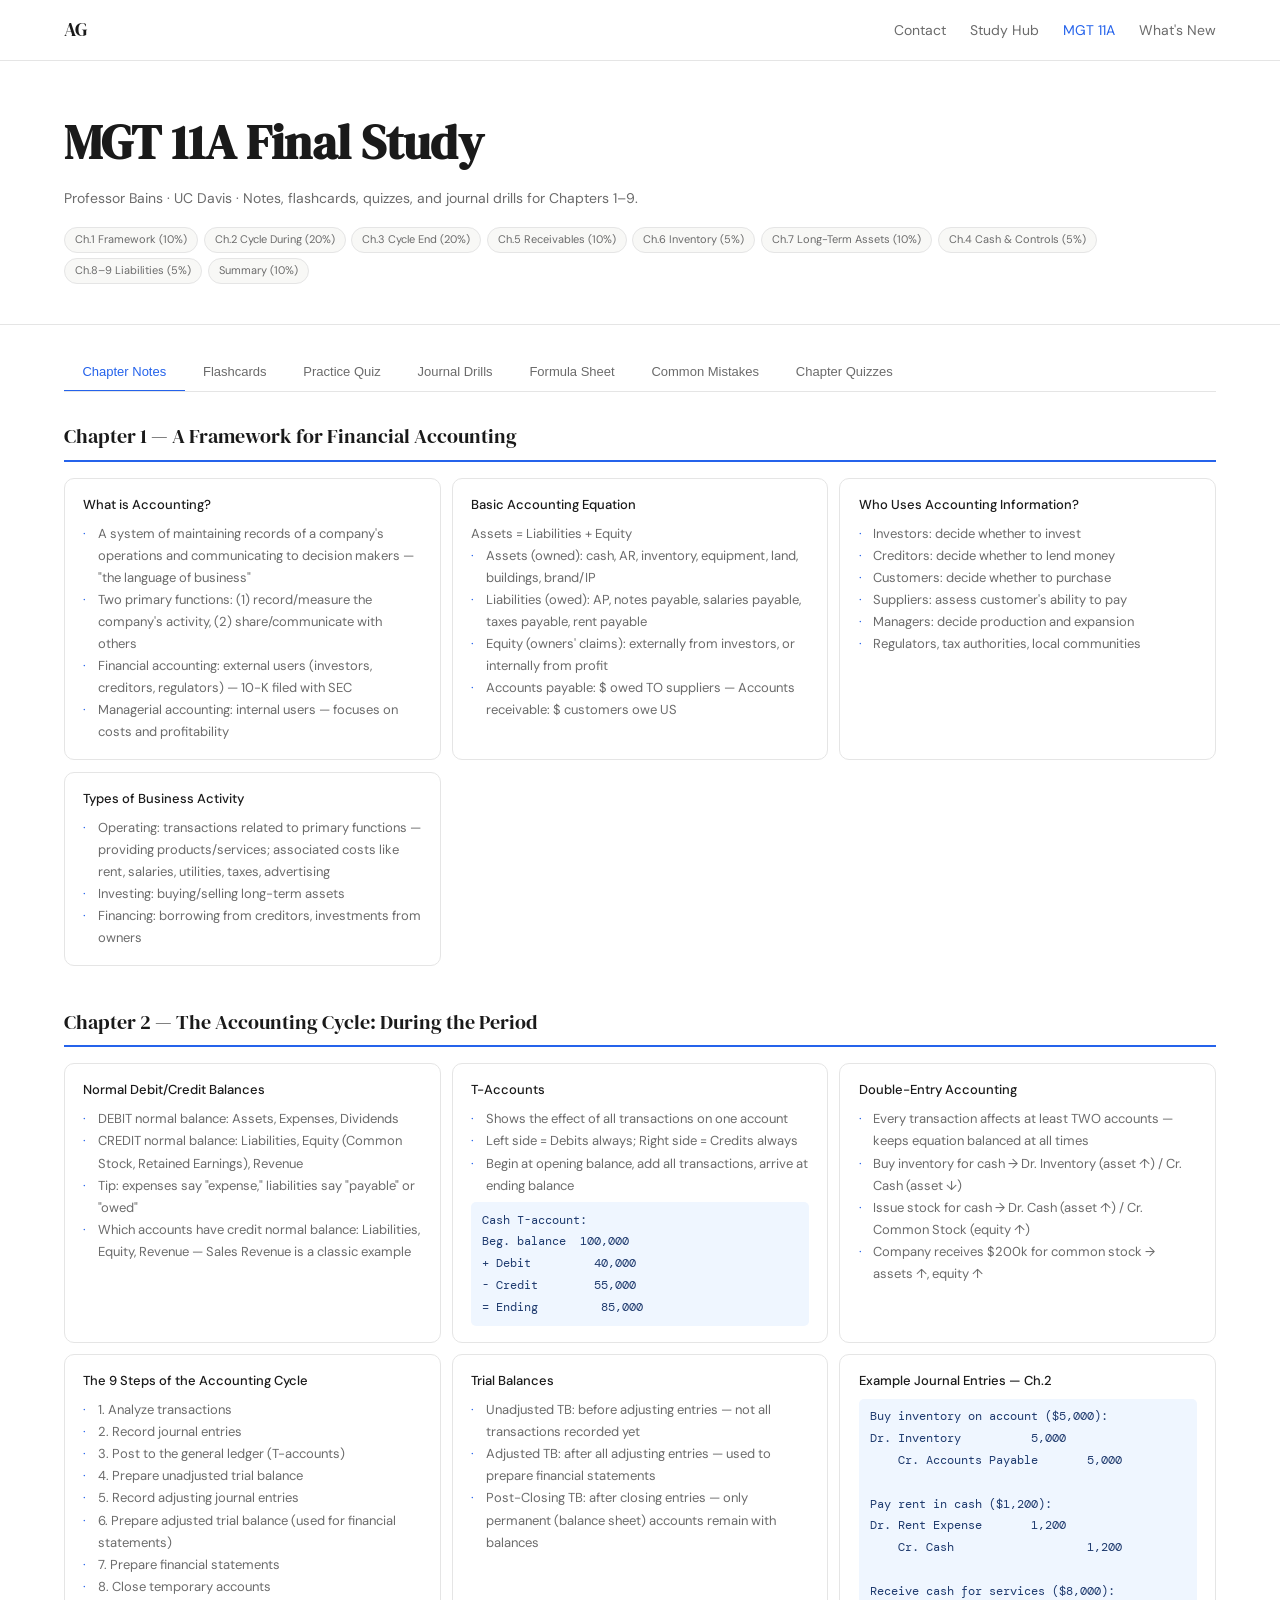
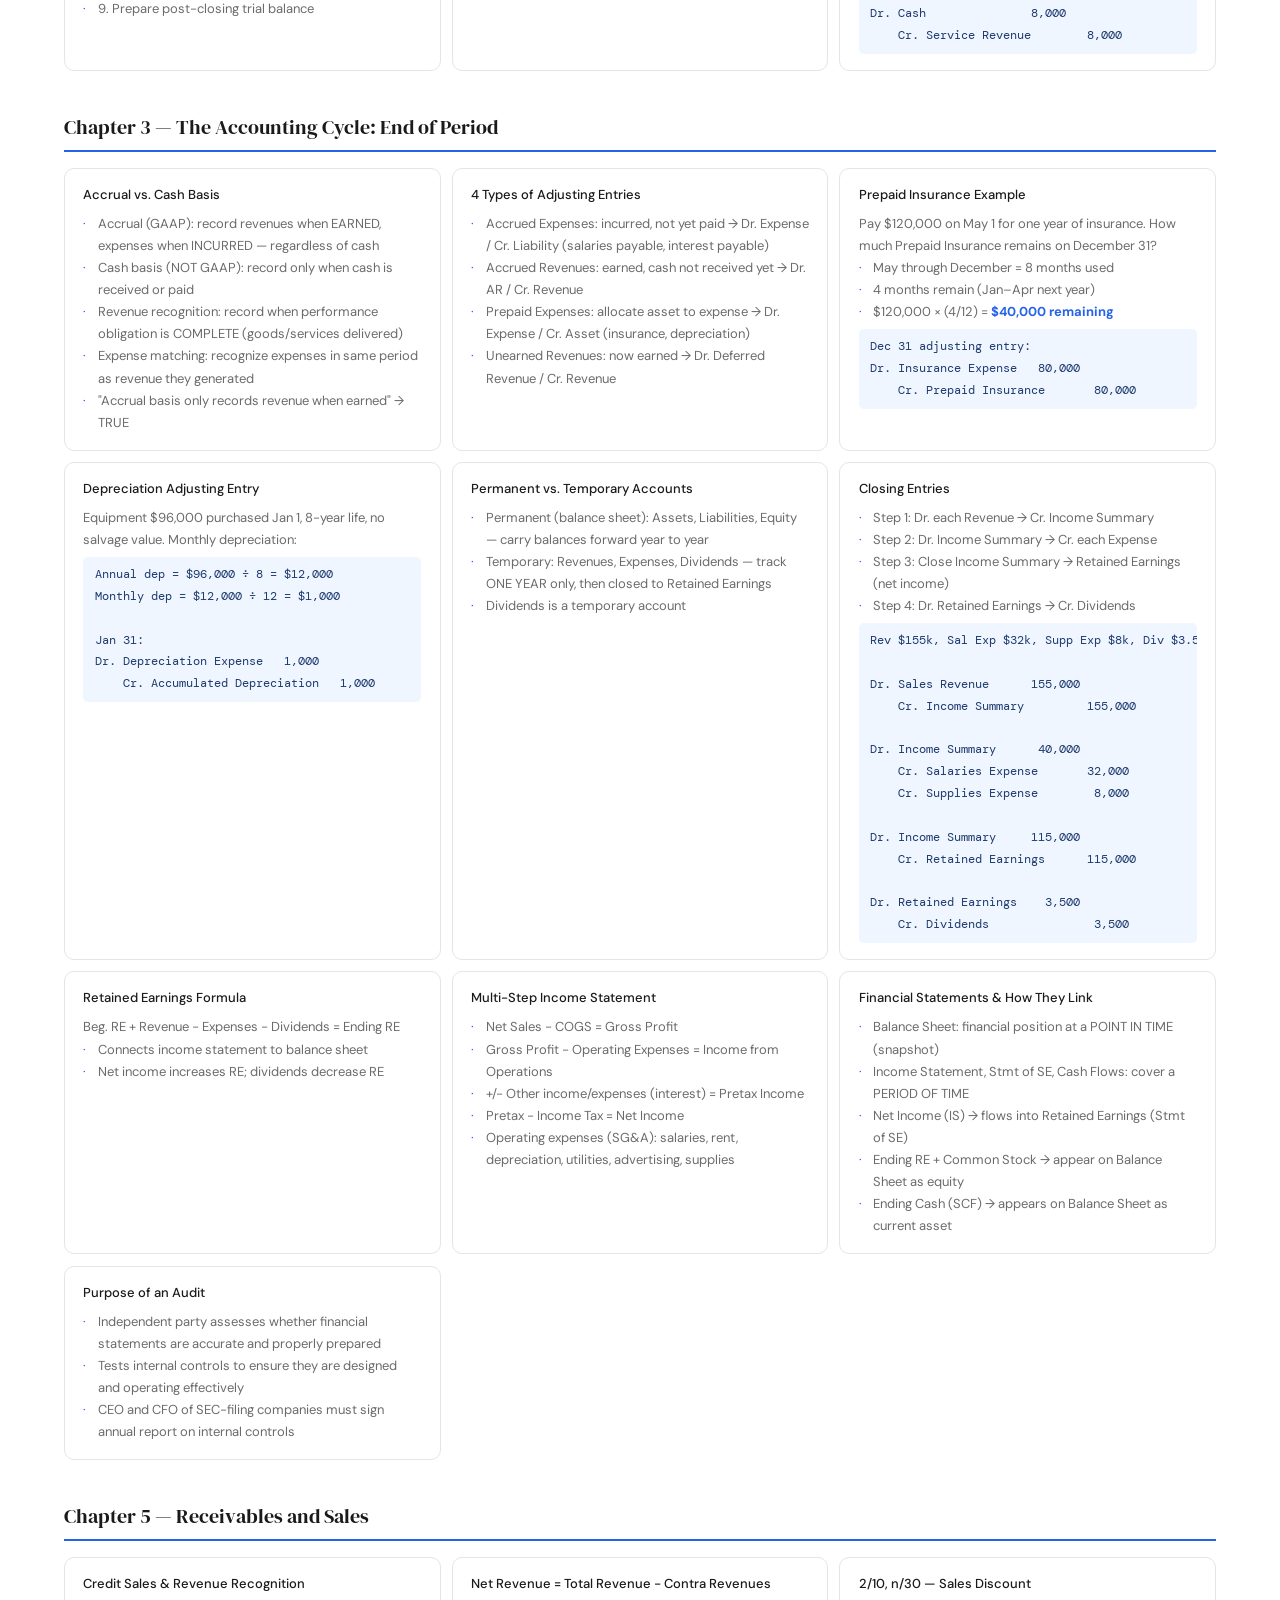
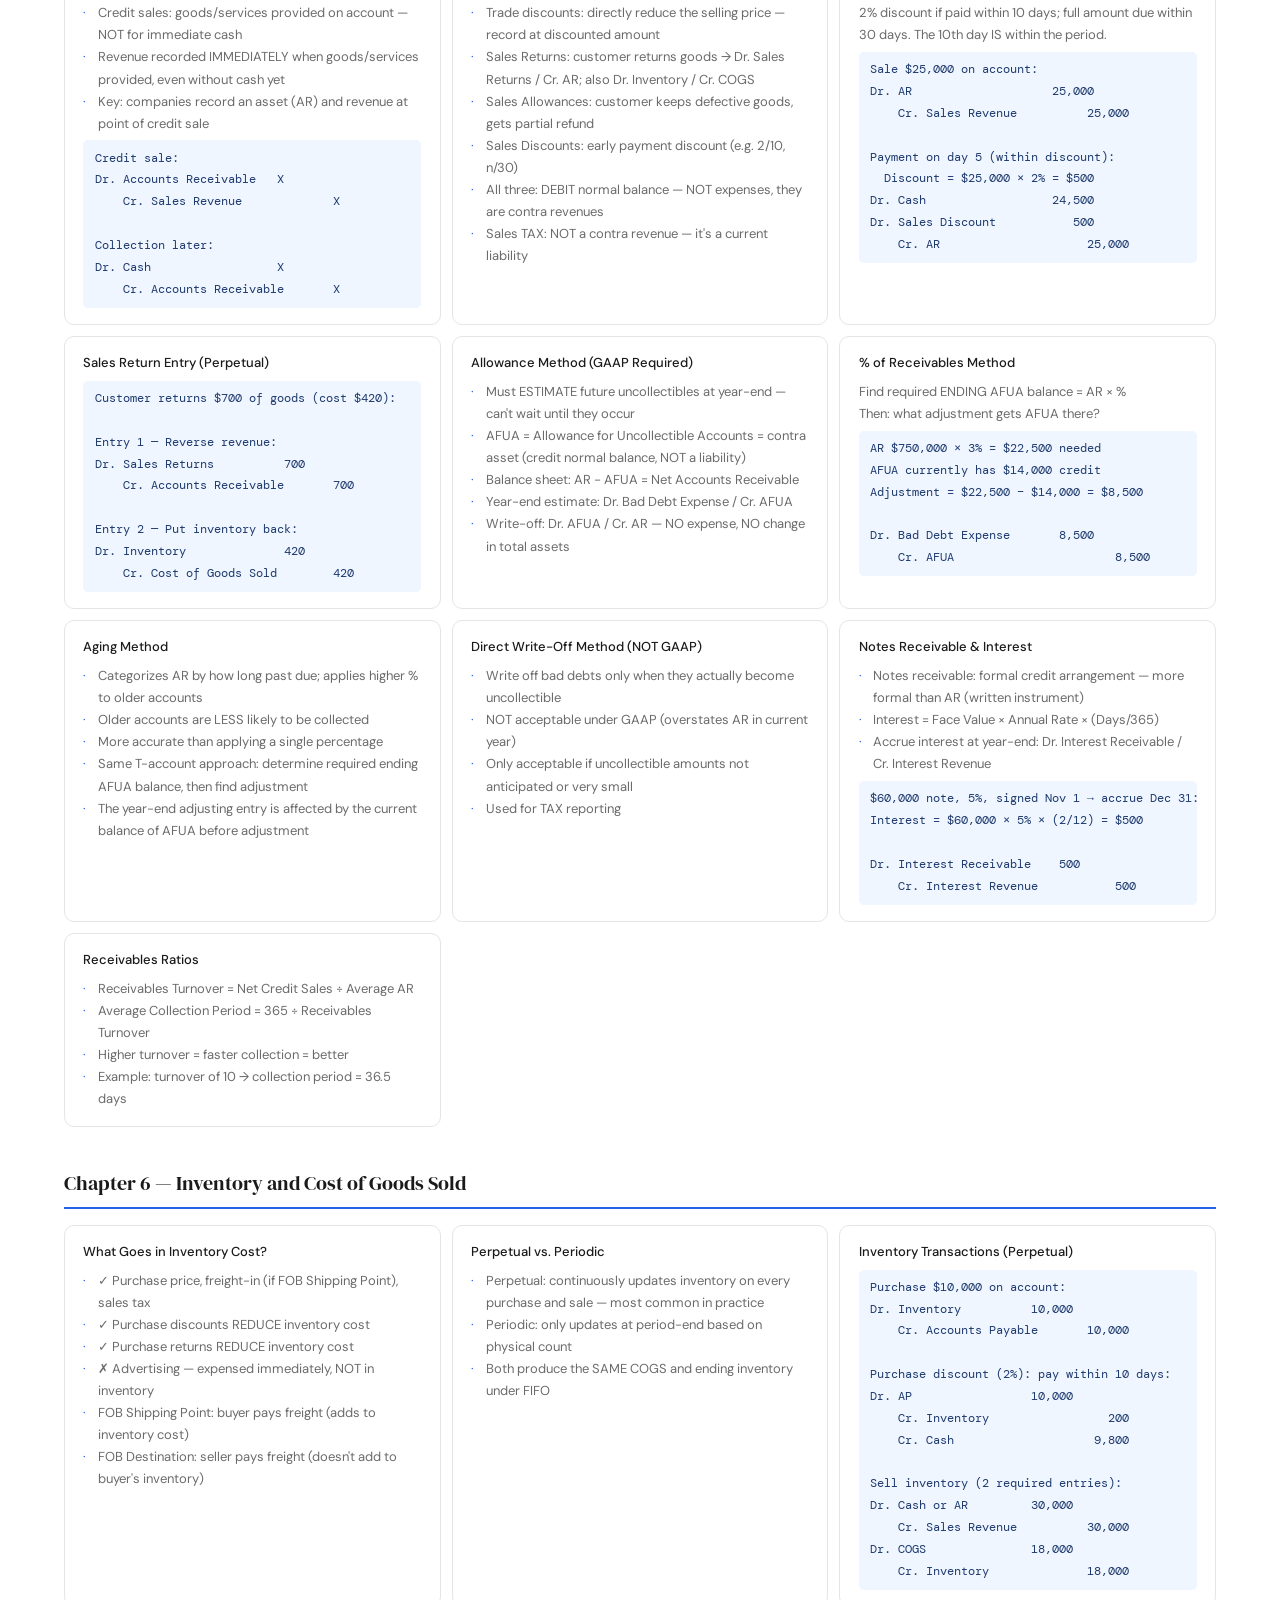
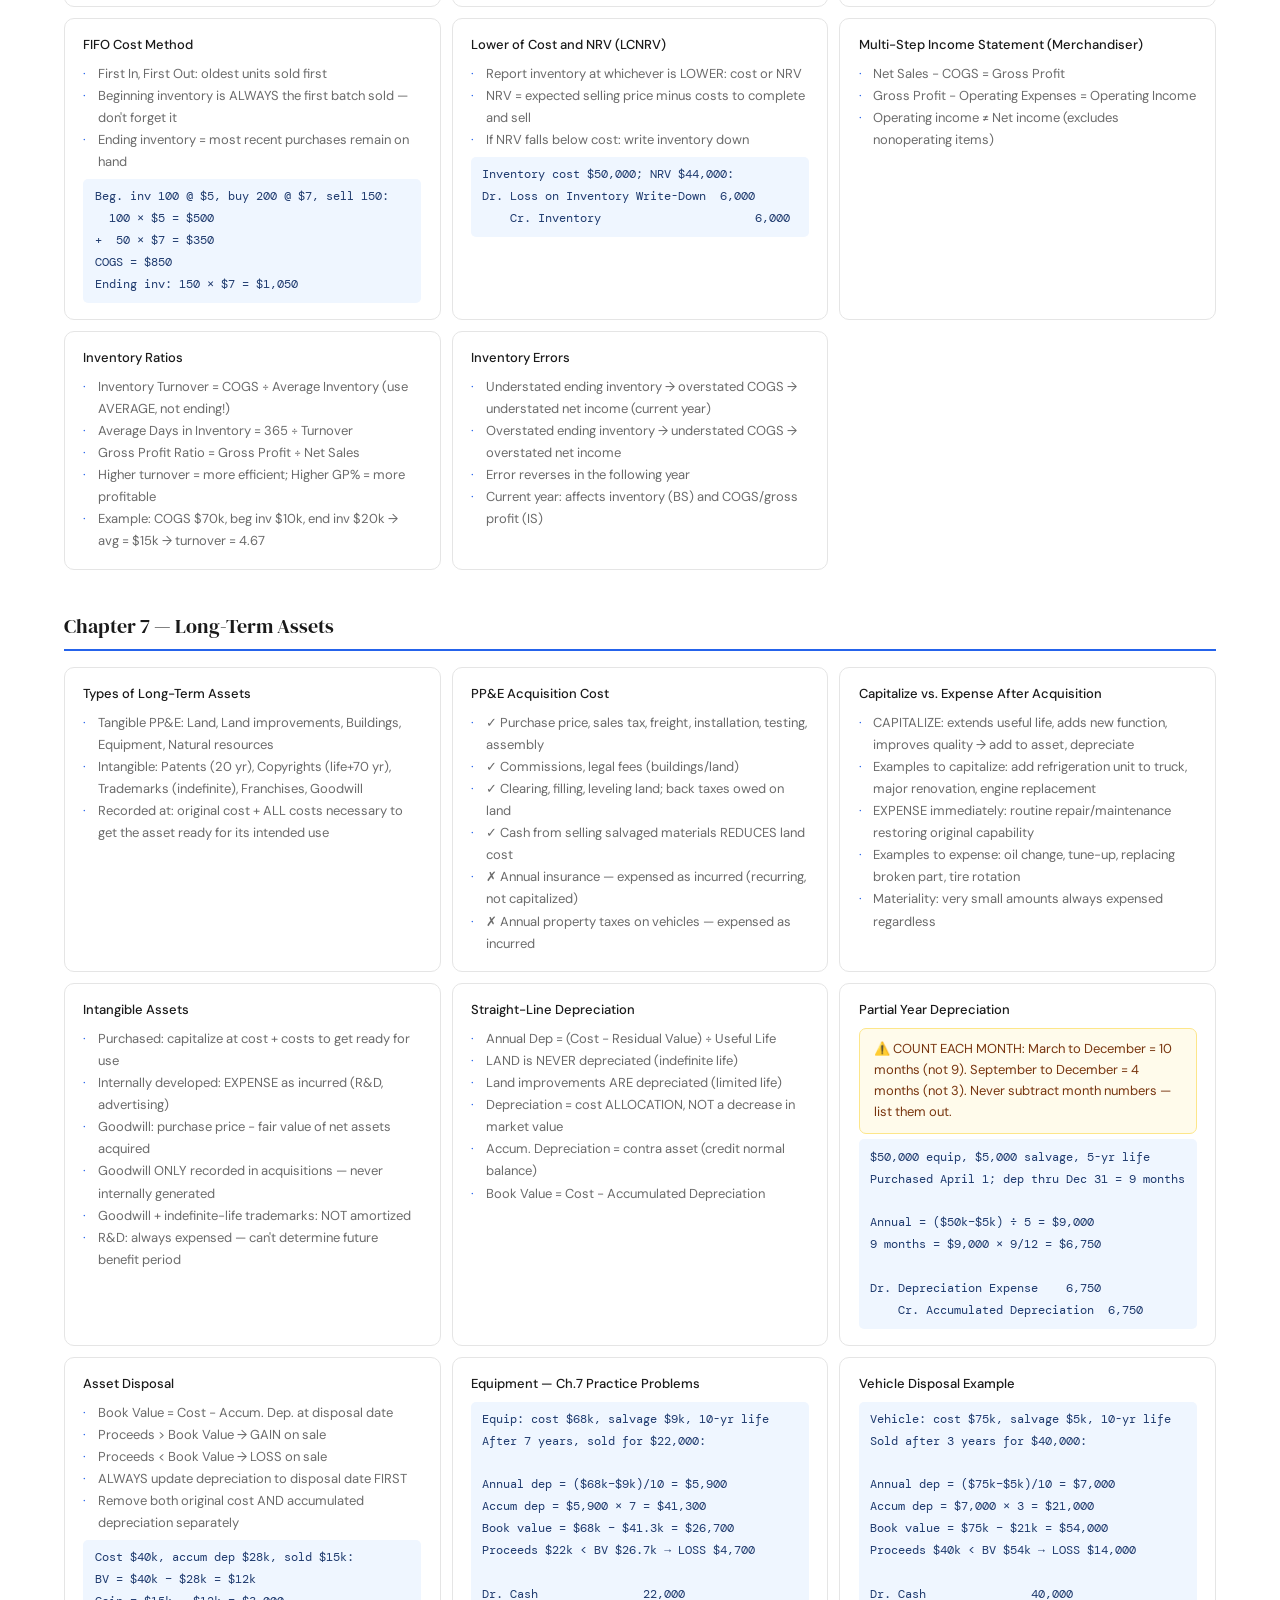
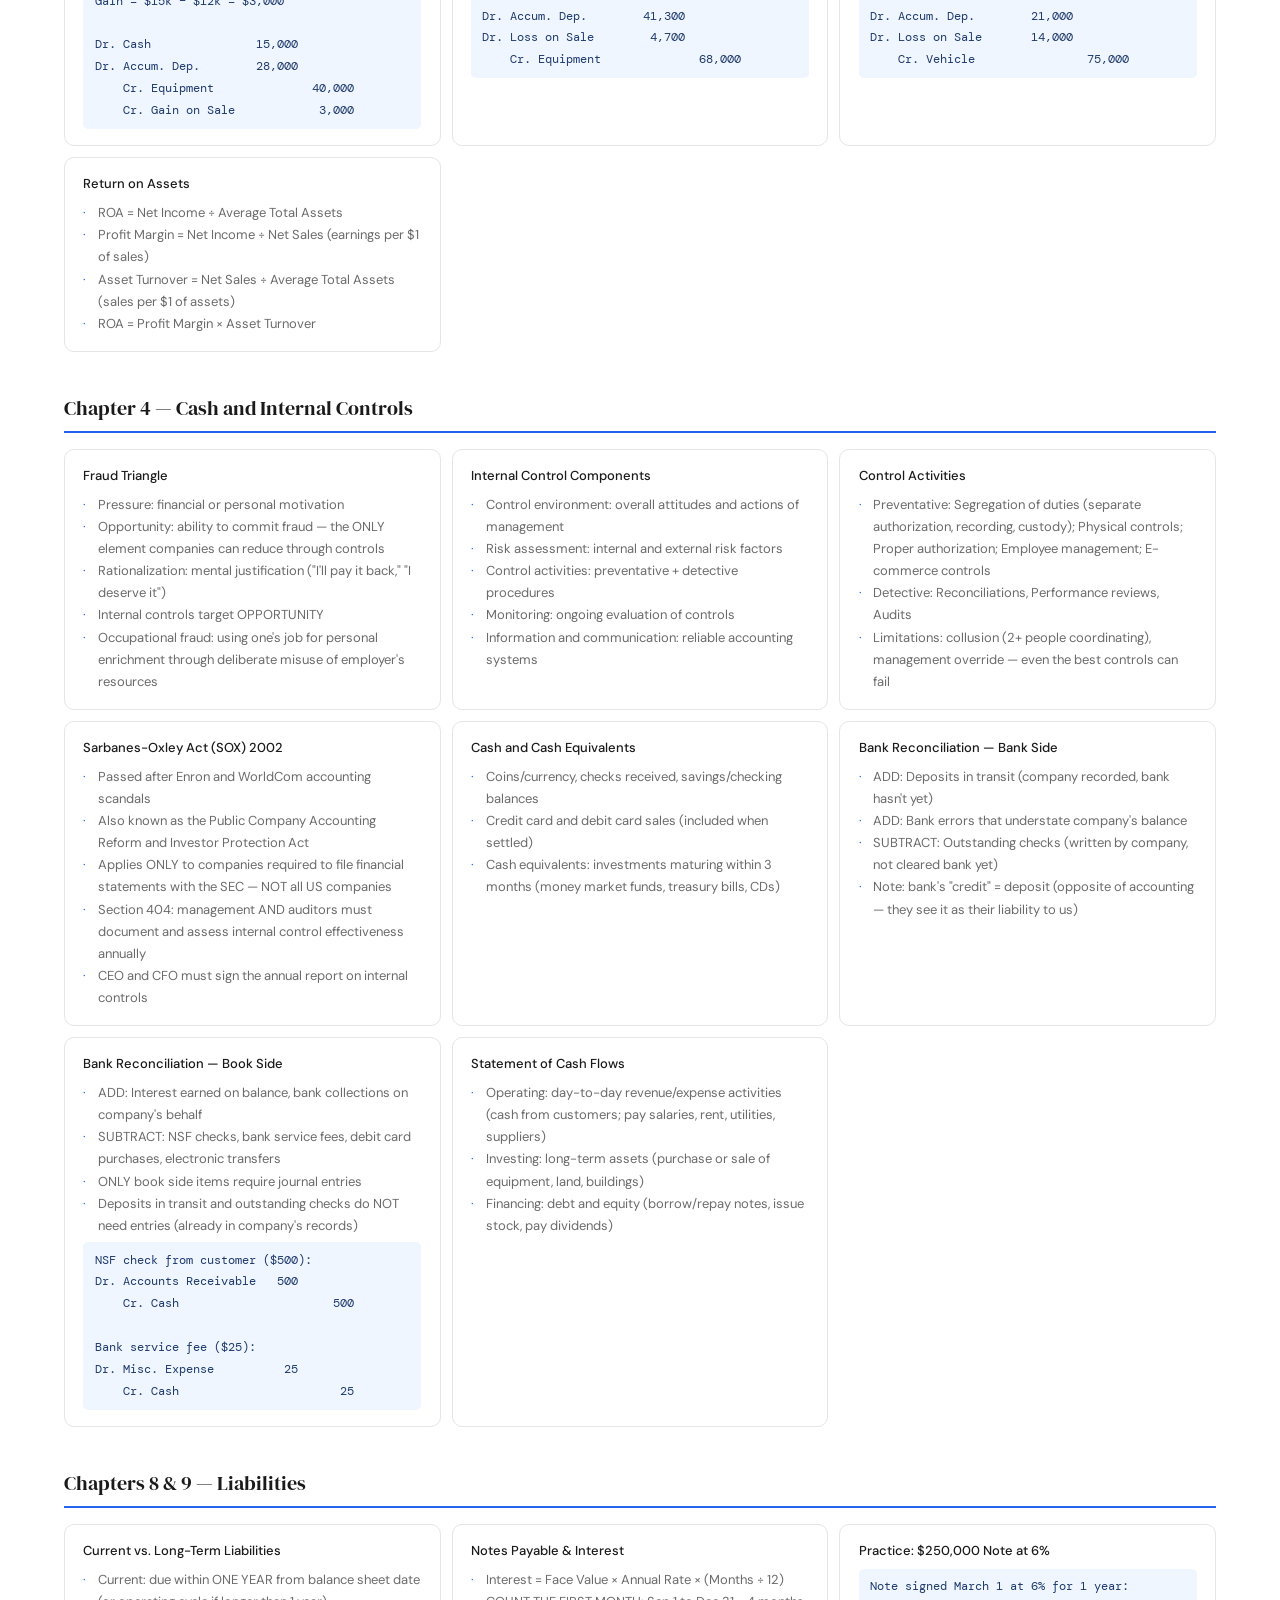
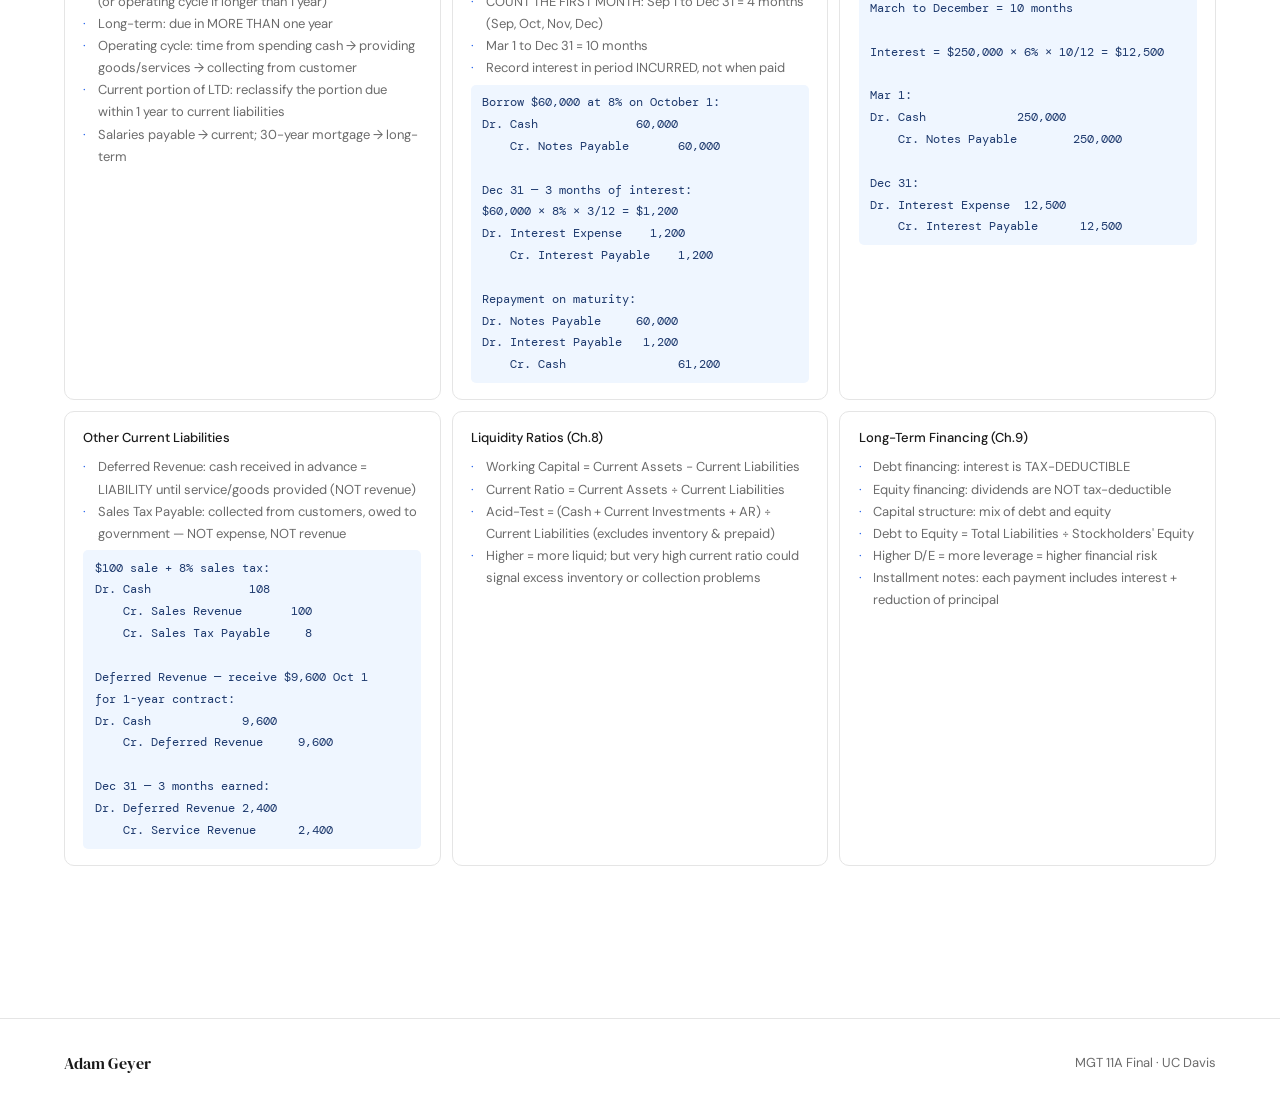
<file: mgt011a.html>
<!DOCTYPE html>
<html lang="en">
<head>
<meta charset="UTF-8"/>
<meta name="viewport" content="width=device-width,initial-scale=1.0"/>
<title>MGT 11A Final Study</title>
<link rel="preconnect" href="https://fonts.googleapis.com"/>
<link href="https://fonts.googleapis.com/css2?family=DM+Serif+Display:ital@0;1&family=DM+Mono:wght@400;500&family=DM+Sans:wght@300;400;500&display=swap" rel="stylesheet"/>
<style>
*,*::before,*::after{box-sizing:border-box;margin:0;padding:0}
:root{
  --bg:#ffffff;--card:#f8f8f6;--card2:#ffffff;
  --text:#1a1a1a;--muted:#6b6b6b;--light:#aaa;
  --accent:#2563eb;--accent-l:#eff6ff;
  --border:#e5e5e5;--border2:#d0d0d0;
  --ok:#16a34a;--ok-bg:#f0fdf4;--ok-b:#bbf7d0;
  --err:#dc2626;--err-bg:#fef2f2;--err-b:#fecaca;
  --warn:#d97706;--warn-bg:#fffbeb;
}
html{scroll-behavior:smooth}
body{background:var(--bg);color:var(--text);font-family:'DM Sans',sans-serif;font-size:16px;line-height:1.6;-webkit-font-smoothing:antialiased}
a{color:var(--accent);text-decoration:none}
/* NAV */
.nav{position:fixed;top:0;left:0;right:0;z-index:100;display:flex;align-items:center;justify-content:space-between;padding:.9rem 5vw;border-bottom:1px solid var(--border);background:rgba(255,255,255,.95);backdrop-filter:blur(8px)}
.nav-logo{font-family:'DM Serif Display',serif;font-size:1.2rem;color:var(--text)}
.nav-links{display:flex;gap:1.5rem}
.nav-link{font-size:14px;color:var(--muted);transition:color .15s}
.nav-link:hover,.nav-link.active{color:var(--accent)}
/* HERO */
.hero{padding:6.5rem 5vw 2.5rem;border-bottom:1px solid var(--border)}
.breadcrumb{font-size:13px;color:var(--muted);margin-bottom:.75rem}
.hero h1{font-family:'DM Serif Display',serif;font-size:clamp(1.8rem,4vw,3rem);margin-bottom:.4rem}
.hero p{font-size:14px;color:var(--muted);margin-bottom:1.1rem}
.pills{display:flex;flex-wrap:wrap;gap:.35rem}
.pill{font-size:11px;padding:3px 10px;border-radius:20px;background:var(--card);border:1px solid var(--border);color:var(--muted)}
/* TABS */
.study{padding:1.75rem 5vw 4rem}
.tabs{display:flex;border-bottom:1px solid var(--border);margin-bottom:1.75rem;overflow-x:auto;scrollbar-width:none}
.tabs::-webkit-scrollbar{display:none}
.tab{font-size:13px;padding:.7rem 1.15rem;background:transparent;border:none;color:var(--muted);cursor:pointer;border-bottom:2px solid transparent;margin-bottom:-1px;white-space:nowrap;transition:all .13s}
.tab:hover{color:var(--text)}
.tab.on{color:var(--accent);border-bottom-color:var(--accent);font-weight:500}
.panel{display:none}
.panel.on{display:block}
/* PROGRESS */
.pbar{height:3px;background:var(--border);border-radius:2px;overflow:hidden;margin-bottom:1.5rem}
.pfill{height:100%;background:var(--accent);border-radius:2px;transition:width .4s}
/* BTNS */
.btn{display:inline-flex;align-items:center;gap:.4rem;padding:.55rem 1.1rem;border-radius:8px;font-size:13px;cursor:pointer;transition:all .13s;border:1px solid transparent;font-family:'DM Sans',sans-serif}
.btn-p{background:var(--accent);color:#fff;border-color:var(--accent)}
.btn-p:hover{background:#1d4ed8}
.btn-o{background:transparent;border-color:var(--border2);color:var(--muted)}
.btn-o:hover{border-color:var(--accent);color:var(--accent)}
.btn-ok{background:var(--ok-bg);border-color:var(--ok-b);color:var(--ok)}
.btn-err{background:var(--err-bg);border-color:var(--err-b);color:var(--err)}
/* NOTES */
.ch{margin-bottom:2.5rem}
.ch-title{font-family:'DM Serif Display',serif;font-size:1.25rem;margin-bottom:1rem;padding-bottom:.45rem;border-bottom:2px solid var(--accent)}
.ngrid{display:grid;grid-template-columns:repeat(auto-fill,minmax(295px,1fr));gap:.7rem}
.nc{background:#fff;border:1px solid var(--border);border-radius:10px;padding:1rem 1.15rem}
.nc h4{font-size:13px;font-weight:500;margin-bottom:.45rem}
.nc ul{list-style:none;padding:0}
.nc ul li{font-size:13px;color:var(--muted);line-height:1.7;padding-left:.9rem;position:relative}
.nc ul li::before{content:'·';position:absolute;left:0;color:var(--accent)}
.nc p{font-size:13px;color:var(--muted);line-height:1.7}
.nc .je{font-family:'DM Mono',monospace;font-size:11.5px;color:#1e3a6e;background:var(--accent-l);padding:.45rem .7rem;border-radius:5px;margin-top:.35rem;line-height:1.9;white-space:pre;overflow-x:auto}
.wbox{background:var(--warn-bg);border:1px solid #fde68a;border-radius:7px;padding:.65rem .9rem;font-size:13px;color:#78350f;margin-top:.45rem;line-height:1.6}
/* FLASHCARDS */
.fc-meta{display:flex;align-items:center;gap:.7rem;margin-bottom:1.1rem;flex-wrap:wrap}
.fc-ctr{font-size:13px;color:var(--muted)}
.fc-knew{font-size:13px;color:var(--ok);font-weight:500}
.badge{font-size:11px;padding:2px 9px;border-radius:20px}
.badge-a{background:var(--accent-l);color:var(--accent)}
.badge-m{background:var(--card);color:var(--muted);border:1px solid var(--border)}
.cardvp{perspective:1200px;height:235px;margin-bottom:1rem;cursor:pointer}
.cinner{width:100%;height:100%;position:relative;transform-style:preserve-3d;-webkit-transform-style:preserve-3d;transition:transform .5s cubic-bezier(.4,0,.2,1)}
.cardvp.flipped .cinner{transform:rotateY(180deg)}
.cface{position:absolute;inset:0;backface-visibility:hidden;-webkit-backface-visibility:hidden;border-radius:12px;border:1px solid var(--border);background:var(--card);display:flex;flex-direction:column;align-items:center;justify-content:center;padding:1.75rem;text-align:center}
.cback{transform:rotateY(180deg);background:#f0f5ff;border-color:#c7d9f8}
.cface .clabel{font-size:11px;font-weight:500;color:var(--accent);background:var(--accent-l);padding:2px 10px;border-radius:20px;margin-bottom:.65rem}
.cface .cq{font-size:.97rem;font-weight:500;color:var(--text);line-height:1.5;max-width:560px}
.cface .chint{position:absolute;bottom:.85rem;font-size:11px;color:var(--light)}
.cface .ca{font-size:12.5px;color:#1e3a6e;line-height:1.8;max-width:560px;white-space:pre-line;text-align:left;font-family:'DM Mono',monospace}
.fc-ctrl{display:grid;grid-template-columns:1fr 1fr 1fr 1fr;gap:.55rem}
@media(max-width:480px){.fc-ctrl{grid-template-columns:1fr 1fr}}
/* QUIZ */
.qsetup{margin-bottom:1.5rem}
.flabel{font-size:12px;color:var(--muted);margin-bottom:.5rem;font-weight:500}
.fpills{display:flex;flex-wrap:wrap;gap:.35rem;margin-bottom:1.15rem}
.fp{font-size:12px;padding:4px 11px;border-radius:20px;border:1px solid var(--border2);background:transparent;color:var(--muted);cursor:pointer;transition:all .12s}
.fp:hover{color:var(--text);border-color:var(--muted)}
.fp.on{background:var(--accent);color:#fff;border-color:var(--accent)}
.qhdr{display:flex;align-items:center;justify-content:space-between;margin-bottom:.7rem}
.qnum{font-size:13px;color:var(--muted)}
.qscore{font-size:13px;color:var(--accent);font-weight:500}
.qbox{background:var(--card);border:1px solid var(--border);border-radius:9px;padding:1.15rem;font-size:1rem;line-height:1.6;margin-bottom:1rem}
.opts{display:flex;flex-direction:column;gap:.45rem;margin-bottom:1rem}
.opt{width:100%;text-align:left;padding:.75rem .95rem;border-radius:7px;border:1px solid var(--border2);background:#fff;color:var(--text);font-family:'DM Sans',sans-serif;font-size:14px;cursor:pointer;transition:all .12s;line-height:1.5}
.opt:hover:not(:disabled){border-color:var(--accent);background:var(--accent-l)}
.opt.correct{background:var(--ok-bg);border-color:var(--ok-b);color:var(--ok)}
.opt.wrong{background:var(--err-bg);border-color:var(--err-b);color:var(--err)}
.exp{background:var(--warn-bg);border-left:3px solid var(--warn);padding:.8rem .95rem;border-radius:0 7px 7px 0;font-size:13px;color:#78350f;line-height:1.7;margin-bottom:1rem;display:none}
.exp.on{display:block}
.score-big{font-family:'DM Serif Display',serif;font-size:5rem;color:var(--accent);line-height:1;margin-bottom:.4rem}
/* JOURNAL */
.jscen{background:var(--card);border:1px solid var(--border);border-radius:9px;padding:1.15rem;font-size:14px;line-height:1.7;margin-bottom:1rem}
.jtbl{width:100%;border-collapse:collapse;margin-bottom:1rem;font-size:13px}
.jtbl th{text-align:left;padding:.55rem .8rem;font-size:10.5px;font-weight:500;color:var(--muted);border-bottom:1px solid var(--border2);text-transform:uppercase;letter-spacing:.05em}
.jtbl td{padding:.5rem .8rem;border-bottom:1px solid var(--border)}
.jtbl input{width:100%;background:transparent;border:none;font-family:'DM Mono',monospace;font-size:13px;color:var(--text);outline:none}
.jtbl input:focus{background:var(--accent-l);border-radius:3px;padding:2px 5px}
.jans{background:var(--ok-bg);border:1px solid var(--ok-b);border-radius:7px;padding:.9rem 1.1rem;font-family:'DM Mono',monospace;font-size:12.5px;line-height:2;color:#14532d;white-space:pre;overflow-x:auto;margin-bottom:1rem;display:none}
.jans.on{display:block}
.jbtns{display:flex;gap:.55rem;flex-wrap:wrap}
/* FORMULAS */
.fsec{font-size:11px;font-weight:500;color:var(--accent);text-transform:uppercase;letter-spacing:.08em;margin:1.6rem 0 .7rem;padding-bottom:.35rem;border-bottom:1px solid var(--border)}
.fsec:first-child{margin-top:0}
.fgrid{display:grid;grid-template-columns:repeat(auto-fill,minmax(275px,1fr));gap:.7rem}
.fc2{background:#fff;border:1px solid var(--border);border-radius:9px;padding:.9rem 1.1rem;transition:border-color .13s}
.fc2:hover{border-color:var(--accent)}
.fn{font-size:10px;font-weight:500;text-transform:uppercase;letter-spacing:.08em;color:var(--muted);margin-bottom:.3rem}
.fe{font-family:'DM Mono',monospace;font-size:12.5px;color:var(--accent);margin-bottom:.3rem;line-height:1.5}
.fd{font-size:12px;color:var(--muted);line-height:1.5}
.fd strong{color:var(--err);font-weight:500}
/* MISTAKES */
.mlist{display:flex;flex-direction:column;gap:.55rem}
.mi{background:#fff;border:1px solid var(--border);border-left:3px solid var(--err);border-radius:0 7px 7px 0;padding:.8rem .95rem}
.mt{font-size:10px;font-weight:500;text-transform:uppercase;letter-spacing:.06em;color:var(--muted);margin-bottom:.3rem}
.mw{font-size:13px;color:var(--err);margin-bottom:.3rem}
.mr{font-size:13px;color:var(--ok);line-height:1.6}
/* FOOTER */
.footer{padding:2rem 5vw;border-top:1px solid var(--border);display:flex;justify-content:space-between;align-items:center;flex-wrap:wrap;gap:.75rem;margin-top:3rem}
.footer-name{font-family:'DM Serif Display',serif;font-size:1rem}
.footer-note{font-size:13px;color:var(--muted)}

/* JOURNAL WALKTHROUGH */
.je-header{display:flex;align-items:center;justify-content:space-between;margin-bottom:1rem;flex-wrap:wrap;gap:.5rem}
.je-progress{font-size:13px;color:var(--muted)}
.je-scenario{background:var(--card);border:1px solid var(--border);border-radius:10px;padding:1.25rem;font-size:14px;line-height:1.7;margin-bottom:1.25rem}
.je-scenario strong{color:var(--accent)}
.steps-container{display:flex;flex-direction:column;gap:.75rem;margin-bottom:1.25rem}
.step-card{border:1px solid var(--border);border-radius:10px;overflow:hidden;transition:border-color .2s}
.step-card.active{border-color:var(--accent)}
.step-card.done{border-color:var(--ok-b);background:var(--ok-bg)}
.step-header{display:flex;align-items:center;gap:.75rem;padding:.85rem 1rem;cursor:pointer;background:#fff}
.step-card.done .step-header{background:var(--ok-bg)}
.step-num{width:26px;height:26px;border-radius:50%;background:var(--border);color:var(--muted);font-size:12px;font-weight:500;display:flex;align-items:center;justify-content:center;flex-shrink:0}
.step-card.active .step-num{background:var(--accent);color:#fff}
.step-card.done .step-num{background:var(--ok);color:#fff}
.step-title{font-size:14px;font-weight:500;color:var(--text);flex:1}
.step-card.done .step-title{color:var(--ok)}
.step-chevron{font-size:12px;color:var(--muted);transition:transform .2s}
.step-body{display:none;padding:0 1rem 1rem;border-top:1px solid var(--border)}
.step-card.open .step-body{display:block}
.step-card.open .step-chevron{transform:rotate(180deg)}
.step-body p{font-size:13px;color:var(--muted);line-height:1.7;margin-bottom:.75rem;margin-top:.75rem}
.step-body .rule{background:var(--accent-l);border-left:3px solid var(--accent);padding:.6rem .875rem;border-radius:0 6px 6px 0;font-size:13px;color:#1e3a6e;margin-bottom:.75rem;line-height:1.6}
.step-body .entry-preview{font-family:'DM Mono',monospace;font-size:12.5px;background:#f8faff;border:1px solid #c7d9f8;border-radius:6px;padding:.6rem .875rem;line-height:1.9;color:#1e3a6e;margin-bottom:.75rem;white-space:pre}
.step-body .caution{background:var(--warn-bg);border-left:3px solid var(--warn);padding:.6rem .875rem;border-radius:0 6px 6px 0;font-size:13px;color:#78350f;margin-bottom:.75rem;line-height:1.6}
.je-full-entry{background:var(--ok-bg);border:1px solid var(--ok-b);border-radius:8px;padding:1rem 1.25rem;font-family:'DM Mono',monospace;font-size:13px;line-height:2;color:#14532d;white-space:pre;overflow-x:auto;margin-bottom:1rem;display:none}
.je-full-entry.on{display:block}
.je-nav{display:flex;gap:.6rem;flex-wrap:wrap;align-items:center}
.step-mark-btn{margin-top:.5rem}
</style>
</head>
<body>
<nav class="nav">
  <a href="index.html" class="nav-logo">AG</a>
  <div class="nav-links">
    <a href="contact.html" class="nav-link">Contact</a>
    <a href="study.html" class="nav-link">Study Hub</a>
    <a href="mgt011a.html" class="nav-link active">MGT 11A</a>
    <a href="whats-new.html" class="nav-link">What's New</a>
  </div>
</nav>

<div class="hero">
    <h1>MGT 11A Final Study</h1>
  <p>Professor Bains &middot; UC Davis &middot; Notes, flashcards, quizzes, and journal drills for Chapters 1&ndash;9.</p>
  <div class="pills">
    <span class="pill">Ch.1 Framework (10%)</span><span class="pill">Ch.2 Cycle During (20%)</span>
    <span class="pill">Ch.3 Cycle End (20%)</span><span class="pill">Ch.5 Receivables (10%)</span>
    <span class="pill">Ch.6 Inventory (5%)</span><span class="pill">Ch.7 Long-Term Assets (10%)</span>
    <span class="pill">Ch.4 Cash &amp; Controls (5%)</span><span class="pill">Ch.8&ndash;9 Liabilities (5%)</span>
    <span class="pill">Summary (10%)</span>
  </div>
</div>

<div class="study">
<div class="tabs">
  <button class="tab on" onclick="sw('notes',this)">Chapter Notes</button>
  <button class="tab" onclick="sw('fc',this)">Flashcards</button>
  <button class="tab" onclick="sw('quiz',this)">Practice Quiz</button>
  <button class="tab" onclick="sw('je',this)">Journal Drills</button>
  <button class="tab" onclick="sw('formulas',this)">Formula Sheet</button>
  <button class="tab" onclick="sw('mistakes',this)">Common Mistakes</button>
  <button class="tab" onclick="sw('cquiz',this)">Chapter Quizzes</button>
</div>

<!-- ===== NOTES ===== -->
<div id="panel-notes" class="panel on">

<div class="ch">
<div class="ch-title">Chapter 1 &mdash; A Framework for Financial Accounting</div>
<div class="ngrid">
<div class="nc"><h4>What is Accounting?</h4><ul>
<li>A system of maintaining records of a company's operations and communicating to decision makers &mdash; "the language of business"</li>
<li>Two primary functions: (1) record/measure the company's activity, (2) share/communicate with others</li>
<li>Financial accounting: external users (investors, creditors, regulators) &mdash; 10-K filed with SEC</li>
<li>Managerial accounting: internal users &mdash; focuses on costs and profitability</li>
</ul></div>
<div class="nc"><h4>Basic Accounting Equation</h4><p>Assets = Liabilities + Equity</p><ul>
<li>Assets (owned): cash, AR, inventory, equipment, land, buildings, brand/IP</li>
<li>Liabilities (owed): AP, notes payable, salaries payable, taxes payable, rent payable</li>
<li>Equity (owners' claims): externally from investors, or internally from profit</li>
<li>Accounts payable: $ owed TO suppliers &mdash; Accounts receivable: $ customers owe US</li>
</ul></div>
<div class="nc"><h4>Who Uses Accounting Information?</h4><ul>
<li>Investors: decide whether to invest</li>
<li>Creditors: decide whether to lend money</li>
<li>Customers: decide whether to purchase</li>
<li>Suppliers: assess customer's ability to pay</li>
<li>Managers: decide production and expansion</li>
<li>Regulators, tax authorities, local communities</li>
</ul></div>
<div class="nc"><h4>Types of Business Activity</h4><ul>
<li>Operating: transactions related to primary functions &mdash; providing products/services; associated costs like rent, salaries, utilities, taxes, advertising</li>
<li>Investing: buying/selling long-term assets</li>
<li>Financing: borrowing from creditors, investments from owners</li>
</ul></div>
</div></div>

<div class="ch">
<div class="ch-title">Chapter 2 &mdash; The Accounting Cycle: During the Period</div>
<div class="ngrid">
<div class="nc"><h4>Normal Debit/Credit Balances</h4><ul>
<li>DEBIT normal balance: Assets, Expenses, Dividends</li>
<li>CREDIT normal balance: Liabilities, Equity (Common Stock, Retained Earnings), Revenue</li>
<li>Tip: expenses say "expense," liabilities say "payable" or "owed"</li>
<li>Which accounts have credit normal balance: Liabilities, Equity, Revenue &mdash; Sales Revenue is a classic example</li>
</ul></div>
<div class="nc"><h4>T-Accounts</h4><ul>
<li>Shows the effect of all transactions on one account</li>
<li>Left side = Debits always; Right side = Credits always</li>
<li>Begin at opening balance, add all transactions, arrive at ending balance</li>
</ul>
<div class="je">Cash T-account:
Beg. balance  100,000
+ Debit         40,000
- Credit        55,000
= Ending         85,000</div></div>
<div class="nc"><h4>Double-Entry Accounting</h4><ul>
<li>Every transaction affects at least TWO accounts &mdash; keeps equation balanced at all times</li>
<li>Buy inventory for cash &rarr; Dr. Inventory (asset &uarr;) / Cr. Cash (asset &darr;)</li>
<li>Issue stock for cash &rarr; Dr. Cash (asset &uarr;) / Cr. Common Stock (equity &uarr;)</li>
<li>Company receives $200k for common stock &rarr; assets &uarr;, equity &uarr;</li>
</ul></div>
<div class="nc"><h4>The 9 Steps of the Accounting Cycle</h4><ul>
<li>1. Analyze transactions</li>
<li>2. Record journal entries</li>
<li>3. Post to the general ledger (T-accounts)</li>
<li>4. Prepare unadjusted trial balance</li>
<li>5. Record adjusting journal entries</li>
<li>6. Prepare adjusted trial balance (used for financial statements)</li>
<li>7. Prepare financial statements</li>
<li>8. Close temporary accounts</li>
<li>9. Prepare post-closing trial balance</li>
</ul></div>
<div class="nc"><h4>Trial Balances</h4><ul>
<li>Unadjusted TB: before adjusting entries &mdash; not all transactions recorded yet</li>
<li>Adjusted TB: after all adjusting entries &mdash; used to prepare financial statements</li>
<li>Post-Closing TB: after closing entries &mdash; only permanent (balance sheet) accounts remain with balances</li>
</ul></div>
<div class="nc"><h4>Example Journal Entries &mdash; Ch.2</h4>
<div class="je">Buy inventory on account ($5,000):
Dr. Inventory          5,000
    Cr. Accounts Payable       5,000

Pay rent in cash ($1,200):
Dr. Rent Expense       1,200
    Cr. Cash                   1,200

Receive cash for services ($8,000):
Dr. Cash               8,000
    Cr. Service Revenue        8,000</div></div>
</div></div>

<div class="ch">
<div class="ch-title">Chapter 3 &mdash; The Accounting Cycle: End of Period</div>
<div class="ngrid">
<div class="nc"><h4>Accrual vs. Cash Basis</h4><ul>
<li>Accrual (GAAP): record revenues when EARNED, expenses when INCURRED &mdash; regardless of cash</li>
<li>Cash basis (NOT GAAP): record only when cash is received or paid</li>
<li>Revenue recognition: record when performance obligation is COMPLETE (goods/services delivered)</li>
<li>Expense matching: recognize expenses in same period as revenue they generated</li>
<li>"Accrual basis only records revenue when earned" &rarr; TRUE</li>
</ul></div>
<div class="nc"><h4>4 Types of Adjusting Entries</h4><ul>
<li>Accrued Expenses: incurred, not yet paid &rarr; Dr. Expense / Cr. Liability (salaries payable, interest payable)</li>
<li>Accrued Revenues: earned, cash not received yet &rarr; Dr. AR / Cr. Revenue</li>
<li>Prepaid Expenses: allocate asset to expense &rarr; Dr. Expense / Cr. Asset (insurance, depreciation)</li>
<li>Unearned Revenues: now earned &rarr; Dr. Deferred Revenue / Cr. Revenue</li>
</ul></div>
<div class="nc"><h4>Prepaid Insurance Example</h4>
<p>Pay $120,000 on May 1 for one year of insurance. How much Prepaid Insurance remains on December 31?</p><ul>
<li>May through December = 8 months used</li>
<li>4 months remain (Jan&ndash;Apr next year)</li>
<li>$120,000 &times; (4/12) = <strong style="color:var(--accent)">$40,000 remaining</strong></li>
</ul>
<div class="je">Dec 31 adjusting entry:
Dr. Insurance Expense   80,000
    Cr. Prepaid Insurance       80,000</div></div>
<div class="nc"><h4>Depreciation Adjusting Entry</h4>
<p>Equipment $96,000 purchased Jan 1, 8-year life, no salvage value. Monthly depreciation:</p>
<div class="je">Annual dep = $96,000 &divide; 8 = $12,000
Monthly dep = $12,000 &divide; 12 = $1,000

Jan 31:
Dr. Depreciation Expense   1,000
    Cr. Accumulated Depreciation   1,000</div></div>
<div class="nc"><h4>Permanent vs. Temporary Accounts</h4><ul>
<li>Permanent (balance sheet): Assets, Liabilities, Equity &mdash; carry balances forward year to year</li>
<li>Temporary: Revenues, Expenses, Dividends &mdash; track ONE YEAR only, then closed to Retained Earnings</li>
<li>Dividends is a temporary account</li>
</ul></div>
<div class="nc"><h4>Closing Entries</h4><ul>
<li>Step 1: Dr. each Revenue &rarr; Cr. Income Summary</li>
<li>Step 2: Dr. Income Summary &rarr; Cr. each Expense</li>
<li>Step 3: Close Income Summary &rarr; Retained Earnings (net income)</li>
<li>Step 4: Dr. Retained Earnings &rarr; Cr. Dividends</li>
</ul>
<div class="je">Rev $155k, Sal Exp $32k, Supp Exp $8k, Div $3.5k:

Dr. Sales Revenue      155,000
    Cr. Income Summary         155,000

Dr. Income Summary      40,000
    Cr. Salaries Expense       32,000
    Cr. Supplies Expense        8,000

Dr. Income Summary     115,000
    Cr. Retained Earnings      115,000

Dr. Retained Earnings    3,500
    Cr. Dividends               3,500</div></div>
<div class="nc"><h4>Retained Earnings Formula</h4>
<p>Beg. RE + Revenue &minus; Expenses &minus; Dividends = Ending RE</p><ul>
<li>Connects income statement to balance sheet</li>
<li>Net income increases RE; dividends decrease RE</li>
</ul></div>
<div class="nc"><h4>Multi-Step Income Statement</h4><ul>
<li>Net Sales &minus; COGS = Gross Profit</li>
<li>Gross Profit &minus; Operating Expenses = Income from Operations</li>
<li>+/&minus; Other income/expenses (interest) = Pretax Income</li>
<li>Pretax &minus; Income Tax = Net Income</li>
<li>Operating expenses (SG&amp;A): salaries, rent, depreciation, utilities, advertising, supplies</li>
</ul></div>
<div class="nc"><h4>Financial Statements &amp; How They Link</h4><ul>
<li>Balance Sheet: financial position at a POINT IN TIME (snapshot)</li>
<li>Income Statement, Stmt of SE, Cash Flows: cover a PERIOD OF TIME</li>
<li>Net Income (IS) &rarr; flows into Retained Earnings (Stmt of SE)</li>
<li>Ending RE + Common Stock &rarr; appear on Balance Sheet as equity</li>
<li>Ending Cash (SCF) &rarr; appears on Balance Sheet as current asset</li>
</ul></div>
<div class="nc"><h4>Purpose of an Audit</h4><ul>
<li>Independent party assesses whether financial statements are accurate and properly prepared</li>
<li>Tests internal controls to ensure they are designed and operating effectively</li>
<li>CEO and CFO of SEC-filing companies must sign annual report on internal controls</li>
</ul></div>
</div></div>

<div class="ch">
<div class="ch-title">Chapter 5 &mdash; Receivables and Sales</div>
<div class="ngrid">
<div class="nc"><h4>Credit Sales &amp; Revenue Recognition</h4><ul>
<li>Credit sales: goods/services provided on account &mdash; NOT for immediate cash</li>
<li>Revenue recorded IMMEDIATELY when goods/services provided, even without cash yet</li>
<li>Key: companies record an asset (AR) and revenue at point of credit sale</li>
</ul>
<div class="je">Credit sale:
Dr. Accounts Receivable   X
    Cr. Sales Revenue             X

Collection later:
Dr. Cash                  X
    Cr. Accounts Receivable       X</div></div>
<div class="nc"><h4>Net Revenue = Total Revenue &minus; Contra Revenues</h4><ul>
<li>Trade discounts: directly reduce the selling price &mdash; record at discounted amount</li>
<li>Sales Returns: customer returns goods &rarr; Dr. Sales Returns / Cr. AR; also Dr. Inventory / Cr. COGS</li>
<li>Sales Allowances: customer keeps defective goods, gets partial refund</li>
<li>Sales Discounts: early payment discount (e.g. 2/10, n/30)</li>
<li>All three: DEBIT normal balance &mdash; NOT expenses, they are contra revenues</li>
<li>Sales TAX: NOT a contra revenue &mdash; it's a current liability</li>
</ul></div>
<div class="nc"><h4>2/10, n/30 &mdash; Sales Discount</h4>
<p>2% discount if paid within 10 days; full amount due within 30 days. The 10th day IS within the period.</p>
<div class="je">Sale $25,000 on account:
Dr. AR                    25,000
    Cr. Sales Revenue          25,000

Payment on day 5 (within discount):
  Discount = $25,000 &times; 2% = $500
Dr. Cash                  24,500
Dr. Sales Discount           500
    Cr. AR                     25,000</div></div>
<div class="nc"><h4>Sales Return Entry (Perpetual)</h4>
<div class="je">Customer returns $700 of goods (cost $420):

Entry 1 &mdash; Reverse revenue:
Dr. Sales Returns          700
    Cr. Accounts Receivable       700

Entry 2 &mdash; Put inventory back:
Dr. Inventory              420
    Cr. Cost of Goods Sold        420</div></div>
<div class="nc"><h4>Allowance Method (GAAP Required)</h4><ul>
<li>Must ESTIMATE future uncollectibles at year-end &mdash; can't wait until they occur</li>
<li>AFUA = Allowance for Uncollectible Accounts = contra asset (credit normal balance, NOT a liability)</li>
<li>Balance sheet: AR &minus; AFUA = Net Accounts Receivable</li>
<li>Year-end estimate: Dr. Bad Debt Expense / Cr. AFUA</li>
<li>Write-off: Dr. AFUA / Cr. AR &mdash; NO expense, NO change in total assets</li>
</ul></div>
<div class="nc"><h4>% of Receivables Method</h4>
<p>Find required ENDING AFUA balance = AR &times; %<br>Then: what adjustment gets AFUA there?</p>
<div class="je">AR $750,000 &times; 3% = $22,500 needed
AFUA currently has $14,000 credit
Adjustment = $22,500 &minus; $14,000 = $8,500

Dr. Bad Debt Expense       8,500
    Cr. AFUA                       8,500</div></div>
<div class="nc"><h4>Aging Method</h4><ul>
<li>Categorizes AR by how long past due; applies higher % to older accounts</li>
<li>Older accounts are LESS likely to be collected</li>
<li>More accurate than applying a single percentage</li>
<li>Same T-account approach: determine required ending AFUA balance, then find adjustment</li>
<li>The year-end adjusting entry is affected by the current balance of AFUA before adjustment</li>
</ul></div>
<div class="nc"><h4>Direct Write-Off Method (NOT GAAP)</h4><ul>
<li>Write off bad debts only when they actually become uncollectible</li>
<li>NOT acceptable under GAAP (overstates AR in current year)</li>
<li>Only acceptable if uncollectible amounts not anticipated or very small</li>
<li>Used for TAX reporting</li>
</ul></div>
<div class="nc"><h4>Notes Receivable &amp; Interest</h4><ul>
<li>Notes receivable: formal credit arrangement &mdash; more formal than AR (written instrument)</li>
<li>Interest = Face Value &times; Annual Rate &times; (Days/365)</li>
<li>Accrue interest at year-end: Dr. Interest Receivable / Cr. Interest Revenue</li>
</ul>
<div class="je">$60,000 note, 5%, signed Nov 1 &rarr; accrue Dec 31:
Interest = $60,000 &times; 5% &times; (2/12) = $500

Dr. Interest Receivable    500
    Cr. Interest Revenue           500</div></div>
<div class="nc"><h4>Receivables Ratios</h4><ul>
<li>Receivables Turnover = Net Credit Sales &divide; Average AR</li>
<li>Average Collection Period = 365 &divide; Receivables Turnover</li>
<li>Higher turnover = faster collection = better</li>
<li>Example: turnover of 10 &rarr; collection period = 36.5 days</li>
</ul></div>
</div></div>

<div class="ch">
<div class="ch-title">Chapter 6 &mdash; Inventory and Cost of Goods Sold</div>
<div class="ngrid">
<div class="nc"><h4>What Goes in Inventory Cost?</h4><ul>
<li>&#10003; Purchase price, freight-in (if FOB Shipping Point), sales tax</li>
<li>&#10003; Purchase discounts REDUCE inventory cost</li>
<li>&#10003; Purchase returns REDUCE inventory cost</li>
<li>&#10007; Advertising &mdash; expensed immediately, NOT in inventory</li>
<li>FOB Shipping Point: buyer pays freight (adds to inventory cost)</li>
<li>FOB Destination: seller pays freight (doesn't add to buyer's inventory)</li>
</ul></div>
<div class="nc"><h4>Perpetual vs. Periodic</h4><ul>
<li>Perpetual: continuously updates inventory on every purchase and sale &mdash; most common in practice</li>
<li>Periodic: only updates at period-end based on physical count</li>
<li>Both produce the SAME COGS and ending inventory under FIFO</li>
</ul></div>
<div class="nc"><h4>Inventory Transactions (Perpetual)</h4>
<div class="je">Purchase $10,000 on account:
Dr. Inventory          10,000
    Cr. Accounts Payable       10,000

Purchase discount (2%): pay within 10 days:
Dr. AP                 10,000
    Cr. Inventory                 200
    Cr. Cash                    9,800

Sell inventory (2 required entries):
Dr. Cash or AR         30,000
    Cr. Sales Revenue          30,000
Dr. COGS               18,000
    Cr. Inventory              18,000</div></div>
<div class="nc"><h4>FIFO Cost Method</h4><ul>
<li>First In, First Out: oldest units sold first</li>
<li>Beginning inventory is ALWAYS the first batch sold &mdash; don't forget it</li>
<li>Ending inventory = most recent purchases remain on hand</li>
</ul>
<div class="je">Beg. inv 100 @ $5, buy 200 @ $7, sell 150:
  100 &times; $5 = $500
+  50 &times; $7 = $350
COGS = $850
Ending inv: 150 &times; $7 = $1,050</div></div>
<div class="nc"><h4>Lower of Cost and NRV (LCNRV)</h4><ul>
<li>Report inventory at whichever is LOWER: cost or NRV</li>
<li>NRV = expected selling price minus costs to complete and sell</li>
<li>If NRV falls below cost: write inventory down</li>
</ul>
<div class="je">Inventory cost $50,000; NRV $44,000:
Dr. Loss on Inventory Write-Down  6,000
    Cr. Inventory                      6,000</div></div>
<div class="nc"><h4>Multi-Step Income Statement (Merchandiser)</h4><ul>
<li>Net Sales &minus; COGS = Gross Profit</li>
<li>Gross Profit &minus; Operating Expenses = Operating Income</li>
<li>Operating income &ne; Net income (excludes nonoperating items)</li>
</ul></div>
<div class="nc"><h4>Inventory Ratios</h4><ul>
<li>Inventory Turnover = COGS &divide; Average Inventory (use AVERAGE, not ending!)</li>
<li>Average Days in Inventory = 365 &divide; Turnover</li>
<li>Gross Profit Ratio = Gross Profit &divide; Net Sales</li>
<li>Higher turnover = more efficient; Higher GP% = more profitable</li>
<li>Example: COGS $70k, beg inv $10k, end inv $20k &rarr; avg = $15k &rarr; turnover = 4.67</li>
</ul></div>
<div class="nc"><h4>Inventory Errors</h4><ul>
<li>Understated ending inventory &rarr; overstated COGS &rarr; understated net income (current year)</li>
<li>Overstated ending inventory &rarr; understated COGS &rarr; overstated net income</li>
<li>Error reverses in the following year</li>
<li>Current year: affects inventory (BS) and COGS/gross profit (IS)</li>
</ul></div>
</div></div>

<div class="ch">
<div class="ch-title">Chapter 7 &mdash; Long-Term Assets</div>
<div class="ngrid">
<div class="nc"><h4>Types of Long-Term Assets</h4><ul>
<li>Tangible PP&amp;E: Land, Land improvements, Buildings, Equipment, Natural resources</li>
<li>Intangible: Patents (20 yr), Copyrights (life+70 yr), Trademarks (indefinite), Franchises, Goodwill</li>
<li>Recorded at: original cost + ALL costs necessary to get the asset ready for its intended use</li>
</ul></div>
<div class="nc"><h4>PP&amp;E Acquisition Cost</h4><ul>
<li>&#10003; Purchase price, sales tax, freight, installation, testing, assembly</li>
<li>&#10003; Commissions, legal fees (buildings/land)</li>
<li>&#10003; Clearing, filling, leveling land; back taxes owed on land</li>
<li>&#10003; Cash from selling salvaged materials REDUCES land cost</li>
<li>&#10007; Annual insurance &mdash; expensed as incurred (recurring, not capitalized)</li>
<li>&#10007; Annual property taxes on vehicles &mdash; expensed as incurred</li>
</ul></div>
<div class="nc"><h4>Capitalize vs. Expense After Acquisition</h4><ul>
<li>CAPITALIZE: extends useful life, adds new function, improves quality &rarr; add to asset, depreciate</li>
<li>Examples to capitalize: add refrigeration unit to truck, major renovation, engine replacement</li>
<li>EXPENSE immediately: routine repair/maintenance restoring original capability</li>
<li>Examples to expense: oil change, tune-up, replacing broken part, tire rotation</li>
<li>Materiality: very small amounts always expensed regardless</li>
</ul></div>
<div class="nc"><h4>Intangible Assets</h4><ul>
<li>Purchased: capitalize at cost + costs to get ready for use</li>
<li>Internally developed: EXPENSE as incurred (R&amp;D, advertising)</li>
<li>Goodwill: purchase price &minus; fair value of net assets acquired</li>
<li>Goodwill ONLY recorded in acquisitions &mdash; never internally generated</li>
<li>Goodwill + indefinite-life trademarks: NOT amortized</li>
<li>R&amp;D: always expensed &mdash; can't determine future benefit period</li>
</ul></div>
<div class="nc"><h4>Straight-Line Depreciation</h4><ul>
<li>Annual Dep = (Cost &minus; Residual Value) &divide; Useful Life</li>
<li>LAND is NEVER depreciated (indefinite life)</li>
<li>Land improvements ARE depreciated (limited life)</li>
<li>Depreciation = cost ALLOCATION, NOT a decrease in market value</li>
<li>Accum. Depreciation = contra asset (credit normal balance)</li>
<li>Book Value = Cost &minus; Accumulated Depreciation</li>
</ul></div>
<div class="nc"><h4>Partial Year Depreciation</h4>
<div class="wbox">&#9888;&#65039; COUNT EACH MONTH: March to December = 10 months (not 9). September to December = 4 months (not 3). Never subtract month numbers &mdash; list them out.</div>
<div class="je">$50,000 equip, $5,000 salvage, 5-yr life
Purchased April 1; dep thru Dec 31 = 9 months

Annual = ($50k&minus;$5k) &divide; 5 = $9,000
9 months = $9,000 &times; 9/12 = $6,750

Dr. Depreciation Expense    6,750
    Cr. Accumulated Depreciation  6,750</div></div>
<div class="nc"><h4>Asset Disposal</h4><ul>
<li>Book Value = Cost &minus; Accum. Dep. at disposal date</li>
<li>Proceeds &gt; Book Value &rarr; GAIN on sale</li>
<li>Proceeds &lt; Book Value &rarr; LOSS on sale</li>
<li>ALWAYS update depreciation to disposal date FIRST</li>
<li>Remove both original cost AND accumulated depreciation separately</li>
</ul>
<div class="je">Cost $40k, accum dep $28k, sold $15k:
BV = $40k &minus; $28k = $12k
Gain = $15k &minus; $12k = $3,000

Dr. Cash               15,000
Dr. Accum. Dep.        28,000
    Cr. Equipment              40,000
    Cr. Gain on Sale            3,000</div></div>
<div class="nc"><h4>Equipment &mdash; Ch.7 Practice Problems</h4>
<div class="je">Equip: cost $68k, salvage $9k, 10-yr life
After 7 years, sold for $22,000:

Annual dep = ($68k&minus;$9k)/10 = $5,900
Accum dep = $5,900 &times; 7 = $41,300
Book value = $68k &minus; $41.3k = $26,700
Proceeds $22k &lt; BV $26.7k &rarr; LOSS $4,700

Dr. Cash               22,000
Dr. Accum. Dep.        41,300
Dr. Loss on Sale        4,700
    Cr. Equipment              68,000</div></div>
<div class="nc"><h4>Vehicle Disposal Example</h4>
<div class="je">Vehicle: cost $75k, salvage $5k, 10-yr life
Sold after 3 years for $40,000:

Annual dep = ($75k&minus;$5k)/10 = $7,000
Accum dep = $7,000 &times; 3 = $21,000
Book value = $75k &minus; $21k = $54,000
Proceeds $40k &lt; BV $54k &rarr; LOSS $14,000

Dr. Cash               40,000
Dr. Accum. Dep.        21,000
Dr. Loss on Sale       14,000
    Cr. Vehicle                75,000</div></div>
<div class="nc"><h4>Return on Assets</h4><ul>
<li>ROA = Net Income &divide; Average Total Assets</li>
<li>Profit Margin = Net Income &divide; Net Sales (earnings per $1 of sales)</li>
<li>Asset Turnover = Net Sales &divide; Average Total Assets (sales per $1 of assets)</li>
<li>ROA = Profit Margin &times; Asset Turnover</li>
</ul></div>
</div></div>

<div class="ch">
<div class="ch-title">Chapter 4 &mdash; Cash and Internal Controls</div>
<div class="ngrid">
<div class="nc"><h4>Fraud Triangle</h4><ul>
<li>Pressure: financial or personal motivation</li>
<li>Opportunity: ability to commit fraud &mdash; the ONLY element companies can reduce through controls</li>
<li>Rationalization: mental justification ("I'll pay it back," "I deserve it")</li>
<li>Internal controls target OPPORTUNITY</li>
<li>Occupational fraud: using one's job for personal enrichment through deliberate misuse of employer's resources</li>
</ul></div>
<div class="nc"><h4>Internal Control Components</h4><ul>
<li>Control environment: overall attitudes and actions of management</li>
<li>Risk assessment: internal and external risk factors</li>
<li>Control activities: preventative + detective procedures</li>
<li>Monitoring: ongoing evaluation of controls</li>
<li>Information and communication: reliable accounting systems</li>
</ul></div>
<div class="nc"><h4>Control Activities</h4><ul>
<li>Preventative: Segregation of duties (separate authorization, recording, custody); Physical controls; Proper authorization; Employee management; E-commerce controls</li>
<li>Detective: Reconciliations, Performance reviews, Audits</li>
<li>Limitations: collusion (2+ people coordinating), management override &mdash; even the best controls can fail</li>
</ul></div>
<div class="nc"><h4>Sarbanes-Oxley Act (SOX) 2002</h4><ul>
<li>Passed after Enron and WorldCom accounting scandals</li>
<li>Also known as the Public Company Accounting Reform and Investor Protection Act</li>
<li>Applies ONLY to companies required to file financial statements with the SEC &mdash; NOT all US companies</li>
<li>Section 404: management AND auditors must document and assess internal control effectiveness annually</li>
<li>CEO and CFO must sign the annual report on internal controls</li>
</ul></div>
<div class="nc"><h4>Cash and Cash Equivalents</h4><ul>
<li>Coins/currency, checks received, savings/checking balances</li>
<li>Credit card and debit card sales (included when settled)</li>
<li>Cash equivalents: investments maturing within 3 months (money market funds, treasury bills, CDs)</li>
</ul></div>
<div class="nc"><h4>Bank Reconciliation &mdash; Bank Side</h4><ul>
<li>ADD: Deposits in transit (company recorded, bank hasn't yet)</li>
<li>ADD: Bank errors that understate company's balance</li>
<li>SUBTRACT: Outstanding checks (written by company, not cleared bank yet)</li>
<li>Note: bank's "credit" = deposit (opposite of accounting &mdash; they see it as their liability to us)</li>
</ul></div>
<div class="nc"><h4>Bank Reconciliation &mdash; Book Side</h4><ul>
<li>ADD: Interest earned on balance, bank collections on company's behalf</li>
<li>SUBTRACT: NSF checks, bank service fees, debit card purchases, electronic transfers</li>
<li>ONLY book side items require journal entries</li>
<li>Deposits in transit and outstanding checks do NOT need entries (already in company's records)</li>
</ul>
<div class="je">NSF check from customer ($500):
Dr. Accounts Receivable   500
    Cr. Cash                      500

Bank service fee ($25):
Dr. Misc. Expense          25
    Cr. Cash                       25</div></div>
<div class="nc"><h4>Statement of Cash Flows</h4><ul>
<li>Operating: day-to-day revenue/expense activities (cash from customers; pay salaries, rent, utilities, suppliers)</li>
<li>Investing: long-term assets (purchase or sale of equipment, land, buildings)</li>
<li>Financing: debt and equity (borrow/repay notes, issue stock, pay dividends)</li>
</ul></div>
</div></div>

<div class="ch">
<div class="ch-title">Chapters 8 &amp; 9 &mdash; Liabilities</div>
<div class="ngrid">
<div class="nc"><h4>Current vs. Long-Term Liabilities</h4><ul>
<li>Current: due within ONE YEAR from balance sheet date (or operating cycle if longer than 1 year)</li>
<li>Long-term: due in MORE THAN one year</li>
<li>Operating cycle: time from spending cash &rarr; providing goods/services &rarr; collecting from customer</li>
<li>Current portion of LTD: reclassify the portion due within 1 year to current liabilities</li>
<li>Salaries payable &rarr; current; 30-year mortgage &rarr; long-term</li>
</ul></div>
<div class="nc"><h4>Notes Payable &amp; Interest</h4><ul>
<li>Interest = Face Value &times; Annual Rate &times; (Months &divide; 12)</li>
<li>COUNT THE FIRST MONTH: Sep 1 to Dec 31 = 4 months (Sep, Oct, Nov, Dec)</li>
<li>Mar 1 to Dec 31 = 10 months</li>
<li>Record interest in period INCURRED, not when paid</li>
</ul>
<div class="je">Borrow $60,000 at 8% on October 1:
Dr. Cash              60,000
    Cr. Notes Payable       60,000

Dec 31 &mdash; 3 months of interest:
$60,000 &times; 8% &times; 3/12 = $1,200
Dr. Interest Expense    1,200
    Cr. Interest Payable    1,200

Repayment on maturity:
Dr. Notes Payable     60,000
Dr. Interest Payable   1,200
    Cr. Cash                61,200</div></div>
<div class="nc"><h4>Practice: $250,000 Note at 6%</h4>
<div class="je">Note signed March 1 at 6% for 1 year:
March to December = 10 months

Interest = $250,000 &times; 6% &times; 10/12 = $12,500

Mar 1:
Dr. Cash             250,000
    Cr. Notes Payable        250,000

Dec 31:
Dr. Interest Expense  12,500
    Cr. Interest Payable      12,500</div></div>
<div class="nc"><h4>Other Current Liabilities</h4><ul>
<li>Deferred Revenue: cash received in advance = LIABILITY until service/goods provided (NOT revenue)</li>
<li>Sales Tax Payable: collected from customers, owed to government &mdash; NOT expense, NOT revenue</li>
</ul>
<div class="je">$100 sale + 8% sales tax:
Dr. Cash              108
    Cr. Sales Revenue       100
    Cr. Sales Tax Payable     8

Deferred Revenue &mdash; receive $9,600 Oct 1
for 1-year contract:
Dr. Cash             9,600
    Cr. Deferred Revenue     9,600

Dec 31 &mdash; 3 months earned:
Dr. Deferred Revenue 2,400
    Cr. Service Revenue      2,400</div></div>
<div class="nc"><h4>Liquidity Ratios (Ch.8)</h4><ul>
<li>Working Capital = Current Assets &minus; Current Liabilities</li>
<li>Current Ratio = Current Assets &divide; Current Liabilities</li>
<li>Acid-Test = (Cash + Current Investments + AR) &divide; Current Liabilities (excludes inventory &amp; prepaid)</li>
<li>Higher = more liquid; but very high current ratio could signal excess inventory or collection problems</li>
</ul></div>
<div class="nc"><h4>Long-Term Financing (Ch.9)</h4><ul>
<li>Debt financing: interest is TAX-DEDUCTIBLE</li>
<li>Equity financing: dividends are NOT tax-deductible</li>
<li>Capital structure: mix of debt and equity</li>
<li>Debt to Equity = Total Liabilities &divide; Stockholders' Equity</li>
<li>Higher D/E = more leverage = higher financial risk</li>
<li>Installment notes: each payment includes interest + reduction of principal</li>
</ul></div>
</div></div>

</div><!-- end notes panel -->

<!-- ===== FLASHCARDS ===== -->
<div id="panel-fc" class="panel">
<div class="pbar"><div class="pfill" id="fcbar" style="width:0%"></div></div>
<div class="fc-meta">
  <span class="fc-ctr" id="fcctr">1 / 44</span>
  <span class="badge badge-a" id="fccat">Ch.1</span>
  <span class="fc-knew" id="fcknew">0 known</span>
  <button class="btn btn-o" style="margin-left:auto;font-size:12px;padding:4px 11px" onclick="shuffleFC()">Shuffle</button>
</div>
<div class="cardvp" id="fccard" onclick="flipFC()">
  <div class="cinner">
    <div class="cface">
      <div class="clabel" id="fccat2">Ch.1</div>
      <p class="cq" id="fcq">Loading...</p>
      <span class="chint">click to flip</span>
    </div>
    <div class="cface cback">
      <p class="ca" id="fca"></p>
    </div>
  </div>
</div>
<div class="fc-ctrl">
  <button class="btn btn-o" onclick="prevFC()">&larr; Prev</button>
  <button class="btn btn-err" onclick="markFC(false)">&#10007; Didn't know</button>
  <button class="btn btn-ok" onclick="markFC(true)">&#10003; Got it</button>
  <button class="btn btn-o" onclick="nextFC()">Next &rarr;</button>
</div>
</div>

<!-- ===== QUIZ ===== -->
<div id="panel-quiz" class="panel">
<div id="qsetup" class="qsetup">
  <p class="flabel">Filter by chapter</p>
  <div class="fpills">
    <button class="fp on" onclick="setQcat('all',this)">All</button>
    <button class="fp" onclick="setQcat('Ch.1-2',this)">Ch.1&ndash;2 Foundations</button>
    <button class="fp" onclick="setQcat('Ch.3',this)">Ch.3 Adjustments</button>
    <button class="fp" onclick="setQcat('Ch.4',this)">Ch.4 Controls &amp; Cash</button>
    <button class="fp" onclick="setQcat('Ch.5',this)">Ch.5 Receivables</button>
    <button class="fp" onclick="setQcat('Ch.6',this)">Ch.6 Inventory</button>
    <button class="fp" onclick="setQcat('Ch.7',this)">Ch.7 Assets</button>
    <button class="fp" onclick="setQcat('Ch.8-9',this)">Ch.8&ndash;9 Liabilities</button>
  </div>
  <button class="btn btn-p" onclick="startQuiz()" style="width:100%;justify-content:center;padding:.75rem">Start Quiz &rarr;</button>
</div>
<div id="qactive" style="display:none">
  <div class="qhdr"><span class="qnum" id="qnum">Q 1</span><span class="qscore" id="qsc">0 correct</span></div>
  <div class="pbar"><div class="pfill" id="qbar" style="width:0%"></div></div>
  <div class="qbox" id="qtext"></div>
  <div class="opts" id="qopts"></div>
  <div class="exp" id="qexp"></div>
  <button class="btn btn-p" id="qnext" onclick="nextQ()" style="display:none;width:100%;justify-content:center">Next &rarr;</button>
</div>
<div id="qresult" style="display:none;text-align:center;padding:3rem 1rem">
  <div class="score-big" id="rpct"></div>
  <p style="color:var(--muted);margin-bottom:1.5rem" id="rmsg"></p>
  <button class="btn btn-o" onclick="resetQuiz()">Try again</button>
</div>
</div>

<!-- ===== JOURNAL DRILLS ===== -->
<div id="panel-je" class="panel">
<div id="jebody"></div>
<div class="je-nav" id="je-nav">
  <button class="btn btn-o" onclick="prevJE()" id="je-prev">&#8592; Prev</button>
  <button class="btn btn-p" onclick="nextJE()">Next &rarr;</button>
</div>
</div>

<!-- ===== FORMULAS ===== -->
<div id="panel-formulas" class="panel">
<div class="fsec">Core Equation</div>
<div class="fgrid">
  <div class="fc2"><div class="fn">Accounting Equation</div><div class="fe">Assets = Liabilities + Equity</div><div class="fd">Foundation of all double-entry accounting.</div></div>
  <div class="fc2"><div class="fn">Retained Earnings</div><div class="fe">Beg RE + Revenue &minus; Expenses &minus; Dividends</div><div class="fd">Connects income statement to balance sheet.</div></div>
  <div class="fc2"><div class="fn">Net Revenue</div><div class="fe">Total Revenue &minus; Returns &minus; Allowances &minus; Discounts</div><div class="fd"><strong>Sales tax is NOT a contra revenue &mdash; it's a current liability.</strong></div></div>
</div>
<div class="fsec">Income Statement</div>
<div class="fgrid">
  <div class="fc2"><div class="fn">Gross Profit</div><div class="fe">Net Revenue &minus; Cost of Goods Sold</div></div>
  <div class="fc2"><div class="fn">Operating Income</div><div class="fe">Gross Profit &minus; Operating Expenses (SG&A)</div></div>
  <div class="fc2"><div class="fn">Net Income</div><div class="fe">Pretax Income &minus; Income Tax Expense</div></div>
</div>
<div class="fsec">Receivables &mdash; Ch.5</div>
<div class="fgrid">
  <div class="fc2"><div class="fn">Net Accounts Receivable</div><div class="fe">AR &minus; Allowance for Uncollectible Accounts</div><div class="fd"><strong>AFUA is a contra asset &mdash; NOT a liability.</strong></div></div>
  <div class="fc2"><div class="fn">Interest on Notes</div><div class="fe">Face Value &times; Annual Rate &times; (Days / 365)</div></div>
  <div class="fc2"><div class="fn">Receivables Turnover</div><div class="fe">Net Credit Sales &divide; Average AR</div></div>
  <div class="fc2"><div class="fn">Average Collection Period</div><div class="fe">365 &divide; Receivables Turnover</div></div>
</div>
<div class="fsec">Inventory &mdash; Ch.6</div>
<div class="fgrid">
  <div class="fc2"><div class="fn">COGS</div><div class="fe">Beg Inventory + Purchases &minus; Ending Inventory</div><div class="fd">Under FIFO, beginning inventory is sold first. <strong>Don't forget it.</strong></div></div>
  <div class="fc2"><div class="fn">Inventory Turnover</div><div class="fe">COGS &divide; Average Inventory</div><div class="fd"><strong>Use average (Beg+End)&divide;2, not ending balance.</strong></div></div>
  <div class="fc2"><div class="fn">Average Days in Inventory</div><div class="fe">365 &divide; Inventory Turnover</div></div>
  <div class="fc2"><div class="fn">Gross Profit Ratio</div><div class="fe">Gross Profit &divide; Net Sales</div></div>
</div>
<div class="fsec">Long-Term Assets &mdash; Ch.7</div>
<div class="fgrid">
  <div class="fc2"><div class="fn">Straight-Line Depreciation</div><div class="fe">(Cost &minus; Residual Value) &divide; Useful Life</div><div class="fd"><strong>Land is NEVER depreciated.</strong> Depreciation = cost allocation, not value decrease.</div></div>
  <div class="fc2"><div class="fn">Book Value</div><div class="fe">Cost &minus; Accumulated Depreciation</div></div>
  <div class="fc2"><div class="fn">Gain / Loss on Disposal</div><div class="fe">Proceeds &minus; Book Value at Disposal Date</div><div class="fd"><strong>Update depreciation BEFORE disposal.</strong></div></div>
  <div class="fc2"><div class="fn">Return on Assets</div><div class="fe">Net Income &divide; Average Total Assets</div></div>
  <div class="fc2"><div class="fn">Profit Margin</div><div class="fe">Net Income &divide; Net Sales</div></div>
  <div class="fc2"><div class="fn">Asset Turnover</div><div class="fe">Net Sales &divide; Average Total Assets</div></div>
</div>
<div class="fsec">Liabilities &mdash; Ch.8&ndash;9</div>
<div class="fgrid">
  <div class="fc2"><div class="fn">Interest Expense</div><div class="fe">Face Value &times; Annual Rate &times; (Months / 12)</div><div class="fd"><strong>Count the first month. Sep&ndash;Dec = 4. Mar&ndash;Dec = 10.</strong></div></div>
  <div class="fc2"><div class="fn">Working Capital</div><div class="fe">Current Assets &minus; Current Liabilities</div></div>
  <div class="fc2"><div class="fn">Current Ratio</div><div class="fe">Current Assets &divide; Current Liabilities</div></div>
  <div class="fc2"><div class="fn">Acid-Test Ratio</div><div class="fe">(Cash + Investments + AR) &divide; Current Liabilities</div><div class="fd">Excludes inventory and prepaid assets.</div></div>
  <div class="fc2"><div class="fn">Debt to Equity</div><div class="fe">Total Liabilities &divide; Stockholders' Equity</div></div>
</div>
</div>

<!-- ===== MISTAKES ===== -->
<div id="panel-mistakes" class="panel">
<div class="mlist">
  <div class="mi"><div class="mt">Ch.5 &middot; AFUA</div><div class="mw">&#10007; "AFUA has a credit balance so it must be a liability."</div><div class="mr">&#10003; AFUA is a CONTRA ASSET. Both liabilities and contra assets have credit balances. AFUA reduces AR on the balance sheet.</div></div>
  <div class="mi"><div class="mt">Ch.5 &middot; Write-Off</div><div class="mw">&#10007; Recording Bad Debt Expense when writing off a specific account.</div><div class="mr">&#10003; Write-off: Dr. AFUA / Cr. AR. No bad debt expense &mdash; it was recorded at year-end estimation. No effect on total assets.</div></div>
  <div class="mi"><div class="mt">Ch.5 &middot; Contra Revenues</div><div class="mw">&#10007; Classifying Sales Returns and Sales Allowances as expenses.</div><div class="mr">&#10003; Contra revenues (debit normal balance) reduce revenue. They are NOT expenses. Expenses represent costs of generating revenue; contra revenues reduce revenue itself.</div></div>
  <div class="mi"><div class="mt">Ch.6 &middot; FIFO Beginning Inventory</div><div class="mw">&#10007; Forgetting beginning inventory when calculating FIFO COGS.</div><div class="mr">&#10003; Beginning inventory was purchased BEFORE any current-period purchases &mdash; always sold first under FIFO. Include it as your first batch.</div></div>
  <div class="mi"><div class="mt">Ch.6 &middot; Inventory Turnover</div><div class="mw">&#10007; Using ending inventory instead of average inventory in the ratio.</div><div class="mr">&#10003; Use average: (Beginning + Ending) &divide; 2. COGS is a full-period amount; balance sheet items must be averaged over the same period.</div></div>
  <div class="mi"><div class="mt">Ch.6 &middot; Inventory Cost</div><div class="mw">&#10007; Including advertising costs in the inventory balance.</div><div class="mr">&#10003; Advertising is expensed immediately. Only costs to ACQUIRE and GET READY FOR SALE go in inventory (purchase price, freight-in, etc.).</div></div>
  <div class="mi"><div class="mt">Ch.7 &middot; Depreciation Concept</div><div class="mw">&#10007; "Depreciation records the decrease in market value of an asset."</div><div class="mr">&#10003; Depreciation is COST ALLOCATION over time &mdash; not a valuation process. Market value is completely irrelevant.</div></div>
  <div class="mi"><div class="mt">Ch.7 &middot; Land</div><div class="mw">&#10007; Depreciating land along with buildings and equipment.</div><div class="mr">&#10003; Land has an INDEFINITE useful life &mdash; NEVER depreciated. Land improvements (parking lots, fences) ARE depreciated.</div></div>
  <div class="mi"><div class="mt">Ch.7 &middot; Asset Disposal</div><div class="mw">&#10007; Forgetting to update depreciation before recording an asset disposal.</div><div class="mr">&#10003; Always record depreciation up to the exact disposal date first. Otherwise book value is wrong and your gain/loss will be incorrect.</div></div>
  <div class="mi"><div class="mt">Ch.7 &middot; Salvaged Materials</div><div class="mw">&#10007; Adding or ignoring cash received from selling salvaged building materials.</div><div class="mr">&#10003; Cash from salvaged materials REDUCES the cost of land. It's a credit against the land cost.</div></div>
  <div class="mi"><div class="mt">Ch.7 &middot; Capitalize vs. Expense</div><div class="mw">&#10007; "Repairing a broken part should be capitalized."</div><div class="mr">&#10003; Routine repairs restoring original capability are EXPENSED. Only improvements extending life or adding new capability are capitalized.</div></div>
  <div class="mi"><div class="mt">Ch.3 &amp; Ch.8 &middot; Month Counting</div><div class="mw">&#10007; "March to December = 9 months (12 &minus; 3 = 9)" or "Sep to Dec = 3 months."</div><div class="mr">&#10003; March through December = 10 months. September through December = 4 months. List each month; never subtract month numbers.</div></div>
  <div class="mi"><div class="mt">Ch.8 &middot; Deferred Revenue</div><div class="mw">&#10007; "Deferred Revenue is a revenue account because it has the word 'revenue.'"</div><div class="mr">&#10003; Deferred Revenue is a LIABILITY. The company owes goods/services to the customer. It becomes revenue only when earned.</div></div>
  <div class="mi"><div class="mt">Ch.4 &middot; NSF Check</div><div class="mw">&#10007; Thinking the NSF check is a bad check written BY the company.</div><div class="mr">&#10003; NSF = a customer's check to you bounced. Reverse your deposit: Dr. AR / Cr. Cash. Appears as a deduction on the BOOK side of the bank reconciliation.</div></div>
  <div class="mi"><div class="mt">Ch.4 &middot; Bank Rec Journal Entries</div><div class="mw">&#10007; Recording journal entries for deposits in transit or outstanding checks.</div><div class="mr">&#10003; These go on the BANK side &mdash; they're already in the company's books. Only BOOK SIDE items (NSF, bank fees, interest earned) need journal entries.</div></div>
  <div class="mi"><div class="mt">Ch.4 &middot; SOX Scope</div><div class="mw">&#10007; "The Sarbanes-Oxley Act applies to all US companies."</div><div class="mr">&#10003; SOX applies ONLY to companies required to file with the SEC. Private companies are not subject to SOX.</div></div>
  <div class="mi"><div class="mt">Ch.5 &middot; Sales Tax</div><div class="mw">&#10007; Including sales tax collected as revenue or subtracting it as a contra revenue.</div><div class="mr">&#10003; Sales tax collected from customers is a CURRENT LIABILITY payable to the government &mdash; not revenue, not a contra revenue, not an expense.</div></div>
</div>
</div>


<!-- ===== CHAPTER QUIZZES ===== -->
<div id="panel-cquiz" class="panel">
<div id="cq-setup">
  <p class="flabel">Select a chapter quiz</p>
  <div class="fpills" style="margin-bottom:1.5rem">
    <button class="fp on" onclick="setCQ(0,this)">Chapter 1</button>
    <button class="fp" onclick="setCQ(1,this)">Chapter 2</button>
    <button class="fp" onclick="setCQ(2,this)">Chapter 3</button>
    <button class="fp" onclick="setCQ(3,this)">Chapter 5</button>
    <button class="fp" onclick="setCQ(4,this)">Chapter 6</button>
    <button class="fp" onclick="setCQ(5,this)">Chapter 7</button>
    <button class="fp" onclick="setCQ(6,this)">Ch. 8 &amp; 9</button>
  </div>
  <button class="btn btn-p" onclick="startCQ()" style="width:100%;justify-content:center;padding:.75rem">Start Quiz &rarr;</button>
</div>
<div id="cq-active" style="display:none">
  <div class="qhdr"><span class="qnum" id="cq-num">Q 1 of 5</span><span class="qscore" id="cq-sc">0 correct</span></div>
  <div class="pbar"><div class="pfill" id="cq-bar" style="width:0%"></div></div>
  <div class="qbox" id="cq-text"></div>
  <div class="opts" id="cq-opts"></div>
  <div class="exp" id="cq-exp"></div>
  <button class="btn btn-p" id="cq-next" onclick="nextCQ()" style="display:none;width:100%;justify-content:center">Next &rarr;</button>
</div>
<div id="cq-result" style="display:none;text-align:center;padding:3rem 1rem">
  <div class="score-big" id="cq-rpct"></div>
  <p style="color:var(--muted);margin-bottom:1.5rem" id="cq-rmsg"></p>
  <button class="btn btn-o" onclick="resetCQ()">Try again</button>
</div>
</div>

</div><!-- study -->

<footer class="footer">
  <div class="footer-name">Adam Geyer</div>
  <div class="footer-note">MGT 11A Final &middot; UC Davis</div>
</footer>

<script>
const CARDS=[
  {q:"What is accounting and its two primary functions?",a:"System of maintaining records and communicating to decision makers.\n1. Record/measure the company's activity\n2. Share/communicate with others",cat:"Ch.1-2"},
  {q:"What is the Basic Accounting Equation?",a:"Assets = Liabilities + Equity\nAssets: cash, AR, inventory, equipment, land\nLiabilities: AP, notes payable, salaries payable\nEquity: owners' claims (external investment or retained profit)",cat:"Ch.1-2"},
  {q:"What are normal debit/credit balances for each type?",a:"DEBIT normal: Assets, Expenses, Dividends\nCREDIT normal: Liabilities, Equity, Revenue\n\nTip: expenses say 'expense'; liabilities say 'payable' or 'owed'",cat:"Ch.1-2"},
  {q:"What is a T-account and how does it work?",a:"Shows effect of all transactions on one account.\nLeft = Debits always; Right = Credits always\n\nCash example:\nBegin $100k + $40k debit - $55k credit = $85k ending",cat:"Ch.1-2"},
  {q:"What are the 9 steps of the accounting cycle?",a:"1. Analyze transactions\n2. Record journal entries\n3. Post to general ledger\n4. Unadjusted trial balance\n5. Adjusting journal entries\n6. Adjusted trial balance\n7. Financial statements\n8. Close temporary accounts\n9. Post-closing trial balance",cat:"Ch.1-2"},
  {q:"What is double-entry accounting?",a:"Every transaction affects at least TWO accounts, keeping the equation balanced.\n\nBuy inventory for cash -> Dr. Inventory / Cr. Cash\nIssue stock for cash -> Dr. Cash / Cr. Common Stock",cat:"Ch.1-2"},
  {q:"What are the three types of trial balances?",a:"1. Unadjusted: before adjusting entries\n2. Adjusted: after adjusting entries -- used for financial statements\n3. Post-Closing: after closing; only permanent accounts remain",cat:"Ch.1-2"},
  {q:"What is the difference between accrual and cash basis?",a:"Accrual (GAAP): revenues when EARNED, expenses when INCURRED -- regardless of cash\nCash basis (NOT GAAP): only when cash changes hands\n\nDifference = WHEN transactions are recorded",cat:"Ch.3"},
  {q:"What is revenue recognition?",a:"Revenue recorded when performance obligation is COMPLETE -- when goods/services delivered.\n\nCash timing doesn't matter.\nRevenue can be recorded before OR after cash is received.",cat:"Ch.3"},
  {q:"What are the 4 types of adjusting entries?",a:"1. Accrued Expenses: incurred, not paid -> Dr. Expense / Cr. Liability\n2. Accrued Revenues: earned, not collected -> Dr. AR / Cr. Revenue\n3. Prepaid Expenses: allocate asset -> Dr. Expense / Cr. Asset\n4. Unearned Revenues: now earned -> Dr. Deferred Rev / Cr. Revenue",cat:"Ch.3"},
  {q:"What are permanent vs. temporary accounts?",a:"Permanent: Assets, Liabilities, Equity -- carry balances forward year to year\n\nTemporary: Revenues, Expenses, Dividends -- track one year only, then closed to Retained Earnings at year-end",cat:"Ch.3"},
  {q:"How do you close temporary accounts?",a:"Step 1: Dr. each Revenue -> Cr. Income Summary\nStep 2: Dr. Income Summary -> Cr. each Expense\nStep 3: Close Income Summary -> Retained Earnings\nStep 4: Dr. Retained Earnings -> Cr. Dividends",cat:"Ch.3"},
  {q:"How do the four financial statements link together?",a:"Net Income (IS) -> Retained Earnings (Stmt of SE)\nEnding RE + Common Stock -> Balance Sheet equity\nEnding Cash (SCF) -> Balance Sheet current asset\n\nAll four are interconnected.",cat:"Ch.3"},
  {q:"What is the multi-step income statement structure?",a:"Net Sales - COGS = GROSS PROFIT\n- Operating Expenses = OPERATING INCOME\n+/- Other items = PRETAX INCOME\n- Income Tax = NET INCOME",cat:"Ch.3"},
  {q:"What is AFUA and how is it shown on the balance sheet?",a:"Allowance for Uncollectible Accounts = CONTRA ASSET\nCredit normal balance -- NOT a liability\n\nBalance sheet:\nAccounts Receivable        $X\n(Allowance for Uncoll.)      (X)\nNet AR                     $X",cat:"Ch.5"},
  {q:"What is the year-end adjusting entry for bad debts?",a:"Dr. Bad Debt Expense\n  Cr. Allowance for Uncollectible Accounts\n\nEstimates FUTURE uncollectibles.\nUse T-account: find entry needed to reach required ending AFUA balance.",cat:"Ch.5"},
  {q:"What is the entry to write off an uncollectible account?",a:"Dr. Allowance for Uncollectible Accounts\n  Cr. Accounts Receivable\n\nNO Bad Debt Expense (was recorded at estimation)\nNO effect on total assets (AR down, AFUA down equally)",cat:"Ch.5"},
  {q:"How do you calculate the bad debt entry with % of receivables?",a:"AR x % = Required ENDING AFUA balance\nUse T-account to find adjustment needed\n\nExample: AR $750k x 3% = $22,500 needed\nAFUA has $14,000 credit\nEntry = $22,500 - $14,000 = $8,500",cat:"Ch.5"},
  {q:"What does 2/10, n/30 mean and what is the entry if paid on day 5?",a:"2% discount if paid within 10 days; full amount due in 30 days.\nDay 10 IS within the discount period.\n\nSale $25,000; pay day 5:\nDr. Cash $24,500 + Dr. Sales Discount $500\n    Cr. AR $25,000",cat:"Ch.5"},
  {q:"What is net revenue and what reduces it?",a:"Net Revenue = Total Revenue - Contra revenues\n\nContra revenues (debit normal balance):\n- Sales Returns\n- Sales Allowances\n- Sales Discounts\n\nSales TAX collected is NOT a contra revenue -- it's a current liability.",cat:"Ch.5"},
  {q:"What costs are included in inventory?",a:"Include: purchase price, freight-in (FOB Shipping), sales tax\nDiscounts REDUCE inventory; returns REDUCE inventory\n\nDo NOT include advertising -- expensed immediately",cat:"Ch.6"},
  {q:"What are the two entries when selling inventory (perpetual)?",a:"Entry 1: Dr. Cash or AR / Cr. Sales Revenue\nEntry 2: Dr. COGS / Cr. Inventory\n\nBoth entries required every single time inventory is sold.",cat:"Ch.6"},
  {q:"Under FIFO, which units are sold first?",a:"Oldest units FIRST.\nBeginning inventory is ALWAYS the first batch -- before any current-period purchases.\n\nCommon mistake: forgetting beginning inventory.",cat:"Ch.6"},
  {q:"What are the inventory ratios?",a:"Inventory Turnover = COGS / Average Inventory\n  (Use AVERAGE = (Beg+End)/2 -- not ending!)\nAvg Days in Inventory = 365 / Turnover\nGross Profit Ratio = Gross Profit / Net Sales",cat:"Ch.6"},
  {q:"What is included in PP&E acquisition cost?",a:"Cost + all to get asset ready for use:\n+ Purchase price, sales tax, freight, installation\n+ Legal fees, commissions (land/buildings)\n+ Clearing, leveling, back taxes (land)\n- Salvaged materials REDUCE land cost\n\nNOT: annual insurance or property taxes",cat:"Ch.7"},
  {q:"When do you capitalize vs. expense after acquisition?",a:"CAPITALIZE: extends life, adds new function, improves quality\n  (major renovation, engine replacement, add refrigeration)\n\nEXPENSE: routine maintenance/repair\n  (oil change, tune-up, replacing broken part)",cat:"Ch.7"},
  {q:"How is straight-line depreciation calculated?",a:"(Cost - Residual Value) / Useful Life = Annual Dep.\n\nLAND = NEVER depreciated (indefinite life)\nDepreciation = cost ALLOCATION, NOT change in market value\nAccum. Dep. = contra asset (credit normal balance)",cat:"Ch.7"},
  {q:"How do you determine gain or loss on disposal?",a:"Step 1: Update depreciation to disposal date\nStep 2: Book Value = Cost - Accum. Dep.\nStep 3: Proceeds > BV -> GAIN; Proceeds < BV -> LOSS\n\nRemove cost AND accumulated depreciation separately.",cat:"Ch.7"},
  {q:"What are intangible assets and their treatment?",a:"Patents (20 yr), Copyrights (life+70 yr), Trademarks (indefinite), Goodwill\n\nGoodwill + indefinite trademarks: NOT amortized\nR&D and advertising: ALWAYS expensed immediately\nGoodwill: only in acquisitions, never internally generated",cat:"Ch.7"},
  {q:"What are the fraud triangle components?",a:"Pressure: motivation (financial stress)\nOpportunity: ability to commit fraud -- ONLY element companies can control\nRationalization: mental justification\n\nInternal controls target OPPORTUNITY.",cat:"Ch.4"},
  {q:"What goes on the bank side vs. book side of a bank rec?",a:"BANK SIDE: + Deposits in transit; - Outstanding checks; +/- Bank errors\n\nBOOK SIDE: + Interest earned; - NSF checks, bank fees, EFTs; +/- Errors\n\nOnly BOOK SIDE items need journal entries.",cat:"Ch.4"},
  {q:"What is an NSF check and what is the entry?",a:"Non-Sufficient Funds -- customer's check bounced.\nReverse the deposit:\n\nDr. Accounts Receivable\n  Cr. Cash\n\nDeduction on BOOK side of bank rec.",cat:"Ch.4"},
  {q:"What is deferred revenue?",a:"Cash received in advance = LIABILITY until service provided.\n\nReceive cash: Dr. Cash / Cr. Deferred Revenue\nEarned: Dr. Deferred Revenue / Cr. Revenue\n\nNOT a revenue account -- it's a liability.",cat:"Ch.8-9"},
  {q:"How do you calculate interest on a note?",a:"Interest = Face Value x Annual Rate x (Months / 12)\n\nCOUNT FIRST MONTH:\nSep 1 to Dec 31 = 4 months (Sep, Oct, Nov, Dec)\nMar 1 to Dec 31 = 10 months\n\nRecord in period INCURRED, not when paid.",cat:"Ch.8-9"},
  {q:"What are the three liquidity ratios?",a:"Working Capital = Current Assets - Current Liabilities\nCurrent Ratio = Current Assets / Current Liabilities\nAcid-Test = (Cash + Investments + AR) / Current Liabilities\n  (excludes inventory and prepaid)",cat:"Ch.8-9"},
  {q:"What is the debt to equity ratio?",a:"Total Liabilities / Stockholders' Equity\n\nMeasures leverage and financial risk.\nHigher = more debt = higher bankruptcy risk.\nDebt advantage: interest is TAX-DEDUCTIBLE\nEquity: dividends are NOT tax-deductible",cat:"Ch.8-9"},
  {q:"What is the Sarbanes-Oxley Act?",a:"2002 law after Enron/WorldCom scandals.\nApplies ONLY to companies filing with the SEC.\nSection 404: management AND auditors assess internal controls annually.\nCEO + CFO must sign the report.",cat:"Ch.4"},
  {q:"What is sales tax payable?",a:"Sales tax collected from customers = CURRENT LIABILITY payable to government.\nNOT revenue, NOT an expense, NOT a contra revenue.\n\n$100 sale + 8% tax:\nDr. Cash $108 / Cr. Sales Revenue $100 / Cr. Sales Tax Payable $8",cat:"Ch.8-9"},
  {q:"What are the three sections of the Statement of Cash Flows?",a:"1. Operating: day-to-day (cash from customers; pay salaries, rent, utilities)\n2. Investing: long-term assets (buy/sell equipment, land, buildings)\n3. Financing: debt and equity (borrow/repay, issue stock, pay dividends)",cat:"Ch.4"},
  {q:"What is goodwill and when is it recorded?",a:"Goodwill = Purchase price - Fair value of net assets acquired.\n\nOnly recorded when one company ACQUIRES another.\nNEVER for internally generated goodwill.\nGoodwill is NOT amortized.",cat:"Ch.7"},
  {q:"What is LCNRV for inventory?",a:"Lower of Cost and Net Realizable Value.\nReport at whichever is lower.\n\nNRV = expected selling price minus costs to complete and sell.\n\nIf NRV < cost: Dr. Loss / Cr. Inventory",cat:"Ch.6"},
  {q:"What is the matching principle for expenses?",a:"Expenses recognized in the SAME PERIOD as the revenue they helped generate.\n\nRevenue recognition (not cash payment) triggers when expenses are recognized.\n\nThis is why adjusting entries are required.",cat:"Ch.3"},
  {q:"Prepaid Insurance: $120,000 paid May 1 for one year. Remaining balance on December 31?",a:"May through December = 8 months used\n4 months remain (January - April)\n$120,000 x (4/12) = $40,000 remaining\n\nAdjusting entry:\nDr. Insurance Expense $80,000\n    Cr. Prepaid Insurance $80,000",cat:"Ch.3"},
  {q:"What is the purchase discount entry when paying within the discount period?",a:"Terms 2/10 n/30 -- pay within 10 days:\n\nDr. Accounts Payable   10,000\n    Cr. Inventory              200  <- reduces cost\n    Cr. Cash                 9,800",cat:"Ch.6"},
];

const QUIZ=[
  {q:"Which accounts have a CREDIT normal balance?",opts:["Assets, Expenses, Dividends","Liabilities, Equity, Revenue","Assets, Liabilities, Revenue","Expenses, Dividends, Revenue"],ans:1,exp:"Credits: Liabilities, Equity, Revenue. Debits: Assets, Expenses, Dividends.",cat:"Ch.1-2"},
  {q:"Cash T-account: begins $100k, $40k debited, $55k credited. Ending balance?",opts:["$85,000","$115,000","$95,000","$15,000"],ans:0,exp:"Cash has debit normal balance. $100k + $40k - $55k = $85,000.",cat:"Ch.1-2"},
  {q:"Company receives $200,000 for issuing common stock. Effect on accounting equation?",opts:["Assets up, Liabilities up","Assets up, Equity up","Assets down, Equity down","No effect"],ans:1,exp:"Cash (asset) +$200k, Common Stock (equity) +$200k. Both sides increase equally.",cat:"Ch.1-2"},
  {q:"Recording cash paid for inventory involves:",opts:["Dr. Expense / Cr. Cash","Dr. Inventory / Cr. Cash","Dr. Cash / Cr. Inventory","Dr. COGS / Cr. Inventory"],ans:1,exp:"Purchasing inventory increases the Inventory asset. Dr. Inventory / Cr. Cash.",cat:"Ch.1-2"},
  {q:"Under accrual accounting, revenue is recorded when:",opts:["Cash is collected","Invoice is sent","Service or product is provided","At year-end only"],ans:2,exp:"Revenue recognized when performance obligation is complete -- regardless of cash timing.",cat:"Ch.3"},
  {q:"Which is a TEMPORARY account?",opts:["Accounts Receivable","Retained Earnings","Dividends","Prepaid Insurance"],ans:2,exp:"Temporary accounts (Revenue, Expenses, Dividends) are closed to RE at year-end. The others are permanent.",cat:"Ch.3"},
  {q:"$120,000 paid May 1 for 1 year of insurance. Prepaid Insurance remaining on December 31?",opts:["$40,000","$80,000","$20,000","$120,000"],ans:0,exp:"May-December = 8 months used. 4 months remain. $120,000 x (4/12) = $40,000.",cat:"Ch.3"},
  {q:"Purdy Co. buys $96k equipment Jan 1, 8-year life, no salvage. Jan 31 adjusting entry includes:",opts:["Dr. Dep. Expense $1,000","Cr. Accum. Dep. $12,000","Dr. Equipment $1,000","Cr. Cash $1,000"],ans:0,exp:"Annual dep = $96k/8 = $12k. Monthly = $1,000. Dr. Dep. Expense $1,000 / Cr. Accum. Dep. $1,000.",cat:"Ch.3"},
  {q:"Which financial statement reports as of a specific point in time?",opts:["Income Statement","Cash Flow Statement","Balance Sheet","Statement of SE"],ans:2,exp:"Balance sheet is a snapshot at a specific date. The others cover periods of time.",cat:"Ch.3"},
  {q:"Which would require a journal entry after a bank reconciliation?",opts:["Deposit in transit","Outstanding check","Bank service charge","Bank error"],ans:2,exp:"Only BOOK SIDE items need journal entries. Deposits in transit and outstanding checks are already in the company's records.",cat:"Ch.4"},
  {q:"An NSF check from a customer appears as:",opts:["Bank side -- addition","Bank side -- deduction","Book side -- addition","Book side -- deduction"],ans:3,exp:"NSF reduces company's cash -- deduction on book side. Entry: Dr. AR / Cr. Cash.",cat:"Ch.4"},
  {q:"Which is an INVESTING activity on the cash flow statement?",opts:["Paying salaries","Issuing stock","Purchasing equipment with cash","Paying dividends"],ans:2,exp:"Investing = purchase/sale of long-term assets. Stock/dividends = financing. Salaries = operating.",cat:"Ch.4"},
  {q:"The Sarbanes-Oxley Act applies to:",opts:["All US businesses","All publicly traded companies","Companies required to file with the SEC","Only Fortune 500 companies"],ans:2,exp:"SOX applies only to companies required to file financial statements with the SEC.",cat:"Ch.4"},
  {q:"Writing off a specific customer account under the allowance method:",opts:["Increases total assets","Reduces net income","Has no effect on total assets","Records bad debt expense"],ans:2,exp:"Dr. AFUA / Cr. AR. Both decrease equally -- no net change in assets, no income statement effect.",cat:"Ch.5"},
  {q:"AFUA is best described as:",opts:["A liability with a credit balance","A contra asset reducing net AR","A revenue contra account","A long-term asset"],ans:1,exp:"AFUA = contra asset. Credit normal balance but deducted from AR on the balance sheet. NOT a liability.",cat:"Ch.5"},
  {q:"AR $750,000; AFUA has $14,000 credit; estimate 3% uncollectible. Bad debt entry?",opts:["$22,500","$14,000","$8,500","$36,500"],ans:2,exp:"$750k x 3% = $22,500 needed. Already have $14,000. Adjustment = $22,500 - $14,000 = $8,500.",cat:"Ch.5"},
  {q:"Net credit sales $500k; average AR $50k. Average collection period?",opts:["10 days","36.5 days","50 days","73 days"],ans:1,exp:"Turnover = $500k / $50k = 10. Collection period = 365 / 10 = 36.5 days.",cat:"Ch.5"},
  {q:"100 phones sold at $250 (cost $175), terms 2/10 n/30. Customer pays on day 5. Entry on day 5?",opts:["Dr. Cash $25,000 / Cr. AR $25,000","Dr. Cash $24,500 + Dr. Discount $500 / Cr. AR $25,000","Dr. Cash $25,500 / Cr. AR $25,000","No entry needed"],ans:1,exp:"$25k x 2% = $500 discount. Within 10 days. Dr. Cash $24,500 + Dr. Sales Discount $500 / Cr. AR $25,000.",cat:"Ch.5"},
  {q:"Which does NOT reduce net revenue?",opts:["Sales returns","Sales discounts","Sales allowances","Sales tax collected"],ans:3,exp:"Sales tax = current liability payable to government. NOT a contra revenue.",cat:"Ch.5"},
  {q:"Which would NOT be in the inventory balance?",opts:["Freight-in (FOB shipping)","Purchase discounts","Advertising for product","Unit purchase price"],ans:2,exp:"Advertising expensed immediately. Freight-in, purchase price, and discounts (net) all affect inventory.",cat:"Ch.6"},
  {q:"150 chairs sold at $200 each; cost $95 each. COGS entry?",opts:["Dr. COGS $30,000 / Cr. Revenue $30,000","Dr. COGS $14,250 / Cr. Inventory $14,250","Dr. Inventory $14,250 / Cr. COGS $14,250","Dr. Revenue $14,250 / Cr. COGS $14,250"],ans:1,exp:"COGS = 150 x $95 = $14,250. Dr. COGS $14,250 / Cr. Inventory $14,250.",cat:"Ch.6"},
  {q:"Beg. inv 100 @ $5, purchase 200 @ $7, sell 150 units (FIFO). COGS?",opts:["$750","$850","$1,050","$800"],ans:1,exp:"Oldest first: 100 x $5 = $500 + 50 x $7 = $350 = $850.",cat:"Ch.6"},
  {q:"Understating ending inventory leads to:",opts:["Understated COGS","Overstated net income","Overstated COGS","Overstated assets"],ans:2,exp:"COGS = Beg + Purchases - Ending. Lower ending inventory -> higher COGS -> lower net income.",cat:"Ch.6"},
  {q:"Inventory turnover: COGS $70k; beg. inv $10k; end. inv $20k. Result?",opts:["3.5 times","4.67 times","7 times","2 times"],ans:1,exp:"Avg inv = ($10k+$20k)/2 = $15k. Turnover = $70k / $15k = 4.67.",cat:"Ch.6"},
  {q:"Depreciation in accounting is:",opts:["Decrease in market value","Allocation of cost to expense over time","A cash outflow","Write-off of worthless asset"],ans:1,exp:"Cost ALLOCATION over time. Market value is irrelevant to accounting depreciation.",cat:"Ch.7"},
  {q:"Which is NOT depreciated?",opts:["Buildings","Equipment","Land","Land improvements"],ans:2,exp:"Land has indefinite life -- NEVER depreciated. Land improvements ARE depreciated.",cat:"Ch.7"},
  {q:"Equipment: cost $68k, salvage $9k, 10-yr life. After 7 years, sold for $22,000. Gain or loss?",opts:["Gain $4,700","Loss $4,700","Gain $22,000","No gain or loss"],ans:1,exp:"Annual dep = ($68k-$9k)/10 = $5,900. 7 yrs = $41,300 accum. BV = $26,700. $22k < $26.7k = LOSS $4,700.",cat:"Ch.7"},
  {q:"Vehicle: cost $75k, salvage $5k, 10-yr life. Sold for $40k after 3 years. Gain or loss?",opts:["Gain $14,000","Loss $14,000","Gain $5,000","No gain or loss"],ans:1,exp:"Annual dep = $7,000. 3 yrs = $21k. BV = $54k. $40k < $54k = LOSS $14,000.",cat:"Ch.7"},
  {q:"Repairing a broken part on a machine should be capitalized as an asset. True or False?",opts:["True","False"],ans:1,exp:"FALSE. Routine repairs restoring original capability are EXPENSED. Only improvements adding function or extending life are capitalized.",cat:"Ch.7"},
  {q:"Which would NOT be in equipment acquisition cost?",opts:["Sales tax","Freight-in","Annual insurance","Installation costs"],ans:2,exp:"Annual insurance is a recurring operating expense -- expensed as incurred, not capitalized.",cat:"Ch.7"},
  {q:"March 1 note: $250,000 at 6%. Interest expense through December 31?",opts:["$15,000","$12,500","$7,500","$10,000"],ans:1,exp:"Mar through Dec = 10 months. $250,000 x 6% x (10/12) = $12,500.",cat:"Ch.8-9"},
  {q:"Borrow $50,000 September 1 at 6%. Interest expense at December 31?",opts:["$750","$1,000","$3,000","$1,500"],ans:1,exp:"Sep, Oct, Nov, Dec = 4 months. $50,000 x 6% x (4/12) = $1,000.",cat:"Ch.8-9"},
  {q:"Deferred revenue is:",opts:["Revenue because cash was received","An asset account","A liability until goods/services provided","Part of stockholders' equity"],ans:2,exp:"Deferred revenue = LIABILITY. Owes goods/services to customer. Becomes revenue only when earned.",cat:"Ch.8-9"},
  {q:"The acid-test ratio excludes which current assets?",opts:["Cash","Accounts receivable","Inventory and prepaid","Current investments"],ans:2,exp:"Acid-test = Cash + Current Investments + AR only. Inventory and prepaid excluded.",cat:"Ch.8-9"},
  {q:"Sales tax collected from customers is recorded as:",opts:["Revenue","An expense","A current liability","A deduction from revenue"],ans:2,exp:"Sales tax = CURRENT LIABILITY payable to the government. Not revenue, not an expense.",cat:"Ch.8-9"},
];

const JE=[
  {
    s:"A company sells <strong>$3,000 of merchandise on account</strong> (cost $1,800). Record both entries under the perpetual inventory system.",
    steps:[
      {title:"Identify what happened",rule:"Credit sale = goods delivered, cash comes later. Two things happen simultaneously: (1) we earn revenue, (2) we give up inventory.",explain:"The customer owes us money (AR), and we gave them goods (inventory leaves). Both sides must be recorded."},
      {title:"Entry 1 — Record the revenue side",rule:"Revenue is recorded when goods are delivered, not when cash arrives.",entry:"Dr. Accounts Receivable   3,000\n    Cr. Sales Revenue              3,000",explain:"AR increases (we're owed money). Revenue increases (we earned it by delivering goods)."},
      {title:"Entry 2 — Record the inventory/COGS side",rule:"Under the perpetual system, record COGS every time a sale happens.",entry:"Dr. Cost of Goods Sold    1,800\n    Cr. Inventory                  1,800",explain:"Inventory decreases (we gave it to the customer). COGS increases (it's now our expense)."},
      {title:"Check: does the accounting equation balance?",explain:"Entry 1: AR (asset) ↑ $3,000 / Revenue (equity via RE) ↑ $3,000 ✓\nEntry 2: COGS (expense, reduces equity) ↑ $1,800 / Inventory (asset) ↓ $1,800 ✓\n\nGross profit on this sale = $3,000 − $1,800 = $1,200"}
    ],
    a:"Dr. Accounts Receivable   3,000\n    Cr. Sales Revenue              3,000\n\nDr. Cost of Goods Sold    1,800\n    Cr. Inventory                  1,800"
  },
  {
    s:"1/1: 100 phones sold on account at <strong>$250 each (cost $175)</strong>, terms <strong>2/10, n/30</strong>. Record the sale on 1/1 AND the payment received on 1/5.",
    steps:[
      {title:"Understand the terms: 2/10, n/30",rule:"2/10, n/30 = 2% discount if paid within 10 days; full amount due in 30 days. Day 10 IS within the period.",explain:"Total sale = 100 × $250 = $25,000. If paid by day 10: discount = $25,000 × 2% = $500, so customer pays $24,500."},
      {title:"1/1 — Record the sale (ignore the discount terms for now)",entry:"Dr. Accounts Receivable  25,000\n    Cr. Sales Revenue          25,000",explain:"Record at full price. We don't know yet if the customer will take the discount."},
      {title:"1/1 — Also record COGS",entry:"Dr. Cost of Goods Sold   17,500\n    Cr. Inventory              17,500",explain:"100 × $175 = $17,500. Under perpetual system, record COGS at time of sale."},
      {title:"1/5 — Customer pays within 10 days (takes the discount)",rule:"Sales Discount is a CONTRA REVENUE account with a debit normal balance. It reduces net revenue — it is NOT an expense.",caution:"The discount reduces what WE receive, not our inventory or COGS. Record it in Sales Discount.",entry:"Dr. Cash                 24,500\nDr. Sales Discount          500\n    Cr. Accounts Receivable   25,000",explain:"Cash received = $24,500. Discount given = $500. Total AR cleared = $25,000. ✓"}
    ],
    a:"1/1:\n  Dr. AR                   25,000 / Cr. Sales Revenue    25,000\n  Dr. COGS                 17,500 / Cr. Inventory         17,500\n\n1/5:\n  Dr. Cash                 24,500\n  Dr. Sales Discount          500\n      Cr. AR                     25,000"
  },
  {
    s:"Customer returns <strong>7 of 15 beauty products</strong> (originally sold for $10 each cash; cost $5 each). Record both entries for the return.",
    steps:[
      {title:"Identify what's happening",rule:"A sales return reverses the original sale. Two things happened on the original sale — now reverse both.",explain:"Original sale: recorded $150 revenue (15 × $10) and $75 COGS (15 × $5). Now 7 are coming back. We reverse the revenue for 7 units and put the inventory back."},
      {title:"Entry 1 — Reverse the revenue",rule:"Sales Returns is a CONTRA REVENUE account (debit normal balance) — NOT an expense.",entry:"Dr. Sales Returns          70\n    Cr. Cash                      70",explain:"7 × $10 = $70. Debit Sales Returns (contra revenue). Credit Cash (give money back). If original sale was on account, credit AR instead."},
      {title:"Entry 2 — Put inventory back (perpetual system)",entry:"Dr. Inventory              35\n    Cr. Cost of Goods Sold        35",explain:"7 × $5 = $35. Inventory increases (goods returned). COGS decreases (we no longer sold those 7 units)."},
      {title:"Key distinction: returns vs. allowances",rule:"Sales Return = customer sends goods BACK. Sales Allowance = customer KEEPS defective goods but gets a partial refund. Both are contra revenues.",explain:"For an allowance, you skip Entry 2 (no inventory to put back). Everything else is the same."}
    ],
    a:"Dr. Sales Returns          70\n    Cr. Cash                      70\n\nDr. Inventory              35\n    Cr. Cost of Goods Sold        35"
  },
  {
    s:"A customer's <strong>$500 check was returned NSF</strong>. The company had deposited it last week.",
    steps:[
      {title:"Understand what NSF means",rule:"NSF = Non-Sufficient Funds. The customer's check bounced — their bank didn't have enough money to cover it.",explain:"When you deposited the check, you debited Cash $500. That deposit was reversed by your bank. Now you need to reverse it in your books too."},
      {title:"What entry did we make when we deposited it?",entry:"(Original deposit — already recorded):\nDr. Cash               500\n    Cr. Accounts Receivable   500",explain:"We thought we collected from the customer, so we debited Cash and credited AR. That was wrong — the customer hasn't actually paid."},
      {title:"Reverse it — the customer still owes us",rule:"An NSF check creates (or recreates) an accounts receivable. The customer's debt is not gone.",entry:"Dr. Accounts Receivable   500\n    Cr. Cash                      500",explain:"Flip the original entry. Cash goes back down. AR goes back up. The customer still owes $500."},
      {title:"Where does this appear on the bank reconciliation?",rule:"NSF check = DEDUCTION on the BOOK (company) side. It requires a journal entry. Deposits in transit and outstanding checks do NOT need entries.",caution:"Students often confuse NSF as appearing on the bank side. It's on the BOOK side because the bank already subtracted it — we need to catch our books up."}
    ],
    a:"Dr. Accounts Receivable   500\n    Cr. Cash                      500"
  },
  {
    s:"Dec 31: company estimates <strong>$12,000 of AR will be uncollectible</strong>. AFUA currently has a $2,000 credit balance.",
    steps:[
      {title:"Understand the allowance method",rule:"GAAP requires estimating future bad debts NOW — you can't wait until they actually happen. AFUA (Allowance for Uncollectible Accounts) is a contra asset.",explain:"At year-end, AFUA must show the total amount of AR you don't expect to collect. Right now AFUA has $2,000. You need it to end at $12,000."},
      {title:"Use a T-account to find the adjustment",rule:"Required ending AFUA balance = $12,000 credit. Current balance = $2,000 credit. Adjustment needed = $10,000.",entry:"AFUA T-account:\n  Beg. balance   2,000 (credit)\n  Adjustment    10,000 (credit)\n  End. balance  12,000 (credit) ✓",explain:"Since AFUA has a credit normal balance, we need to add $10,000 credit to get from $2,000 to $12,000."},
      {title:"Record the adjusting entry",rule:"Bad Debt Expense goes on the income statement. AFUA goes on the balance sheet as a contra asset.",entry:"Dr. Bad Debt Expense          10,000\n    Cr. Allowance for Uncollectible Accounts  10,000",explain:"This reduces net income (expense recognized) and reduces net AR on the balance sheet."},
      {title:"What if AFUA already had a DEBIT balance?",caution:"If AFUA had a $2,000 DEBIT balance (from excess write-offs), you'd need $14,000 to reach $12,000 credit. Always check the direction of the existing balance.",explain:"Existing AFUA debit $2,000 + credit entry $14,000 = $12,000 credit ending balance. ✓"}
    ],
    a:"Dr. Bad Debt Expense          10,000\n    Cr. Allowance for Uncollectible Accounts  10,000"
  },
  {
    s:"Estimate uncollectibles at <strong>3% of AR</strong>. AR = $750,000; AFUA already has a $14,000 credit balance.",
    steps:[
      {title:"Step 1: Calculate the required ending AFUA balance",rule:"% of Receivables method: Required ending AFUA = AR × estimated %",entry:"$750,000 × 3% = $22,500 required ending balance",explain:"This is what AFUA must show on the balance sheet after the adjusting entry."},
      {title:"Step 2: Find how much to adjust",rule:"AFUA currently has $14,000 credit. It needs to end at $22,500 credit. Difference = $8,500.",entry:"AFUA T-account:\n  Beg. balance  14,000 (credit)\n  Adjustment     8,500 (credit)\n  End. balance  22,500 (credit) ✓"},
      {title:"Step 3: Record the entry",entry:"Dr. Bad Debt Expense           8,500\n    Cr. Allowance for Uncollectible Accounts  8,500",explain:"Only $8,500 is recorded — not $22,500. We already had $14,000 in AFUA."},
      {title:"Common mistake to avoid",caution:"Do NOT debit Bad Debt Expense for the full $22,500. That would over-estimate by $14,000. Always net against the existing AFUA balance.",rule:"Bad debt expense = required balance MINUS existing AFUA credit balance (or PLUS if existing balance is a debit)."}
    ],
    a:"Dr. Bad Debt Expense           8,500\n    Cr. Allowance for Uncollectible Accounts  8,500"
  },
  {
    s:"Write off a specific customer's account of <strong>$800 as uncollectible</strong> (allowance method).",
    steps:[
      {title:"Understand what write-off means",rule:"Write-off = we've confirmed this specific customer will never pay. We remove them from AR.",explain:"We already estimated this bad debt last year (via Bad Debt Expense). Now we're just cleaning up the books. No new expense is recorded."},
      {title:"The entry: remove AR, reduce AFUA",rule:"Debit AFUA (reduce the allowance — we're 'using' it). Credit AR (remove the uncollectible balance).",entry:"Dr. Allowance for Uncollectible Accounts   800\n    Cr. Accounts Receivable                      800"},
      {title:"Why no Bad Debt Expense?",rule:"Bad Debt Expense was recorded at year-end estimation. Recording it again at write-off would double-count it.",caution:"Most common mistake: students debit Bad Debt Expense here. WRONG. The expense was already recorded. Write-off only affects AR and AFUA — both decrease by the same amount."},
      {title:"Effect on total assets?",rule:"ZERO effect. AR decreases $800. AFUA (contra asset) also decreases $800. Net AR is unchanged.",entry:"Before write-off: AR $10,000 - AFUA $800 = Net AR $9,200\nAfter write-off:  AR $9,200  - AFUA $0   = Net AR $9,200 ✓"}
    ],
    a:"Dr. Allowance for Uncollectible Accounts   800\n    Cr. Accounts Receivable                      800\n\nNo bad debt expense. No change in total assets."
  },
  {
    s:"Equipment: cost <strong>$68,000</strong>, salvage <strong>$9,000</strong>, <strong>10-year life</strong>. Depreciation recorded for 7 years. Sold for <strong>$22,000</strong>. Record the full disposal entry.",
    steps:[
      {title:"Step 1: Calculate annual depreciation",rule:"Straight-line: (Cost − Salvage) ÷ Useful Life",entry:"($68,000 − $9,000) ÷ 10 = $5,900 per year"},
      {title:"Step 2: Calculate accumulated depreciation after 7 years",entry:"$5,900 × 7 years = $41,300 accumulated depreciation",caution:"Always update depreciation to the disposal date FIRST. If sold mid-year, calculate partial year depreciation before recording the disposal."},
      {title:"Step 3: Calculate book value",rule:"Book Value = Cost − Accumulated Depreciation",entry:"$68,000 − $41,300 = $26,700 book value"},
      {title:"Step 4: Determine gain or loss",rule:"Proceeds > Book Value = GAIN. Proceeds < Book Value = LOSS.",entry:"Proceeds: $22,000\nBook Value: $26,700\n$22,000 < $26,700 = LOSS of $4,700",explain:"We sold it for less than it was worth on our books. That's a loss."},
      {title:"Step 5: Record the disposal entry",rule:"Remove BOTH the original cost AND accumulated depreciation. Record cash received. Plug in the gain or loss.",entry:"Dr. Cash                        22,000\nDr. Accumulated Depreciation    41,300\nDr. Loss on Sale of Equipment    4,700\n    Cr. Equipment                      68,000",explain:"Debits: Cash received + Accum. Dep. removed + Loss recognized = 22,000 + 41,300 + 4,700 = 68,000 ✓\nCredit: Original equipment cost removed = 68,000 ✓"}
    ],
    a:"Dr. Cash                        22,000\nDr. Accumulated Depreciation    41,300\nDr. Loss on Sale                 4,700\n    Cr. Equipment                      68,000"
  },
  {
    s:"Vehicle: cost <strong>$75,000</strong>, salvage <strong>$5,000</strong>, <strong>10-year life</strong>. Sold for <strong>$40,000 after 3 years</strong>.",
    steps:[
      {title:"Step 1: Annual depreciation",entry:"($75,000 − $5,000) ÷ 10 = $7,000 per year"},
      {title:"Step 2: Accumulated depreciation after 3 years",entry:"$7,000 × 3 = $21,000 accumulated"},
      {title:"Step 3: Book value at disposal",entry:"$75,000 − $21,000 = $54,000 book value"},
      {title:"Step 4: Gain or loss?",entry:"Proceeds: $40,000\nBook Value: $54,000\n$40,000 < $54,000 = LOSS of $14,000",explain:"We sold it for $14,000 less than its book value. Loss recorded."},
      {title:"Step 5: Record the entry",entry:"Dr. Cash                        40,000\nDr. Accumulated Depreciation    21,000\nDr. Loss on Sale of Vehicle     14,000\n    Cr. Vehicle                        75,000",explain:"Check: 40,000 + 21,000 + 14,000 = 75,000 ✓"}
    ],
    a:"Dr. Cash                        40,000\nDr. Accumulated Depreciation    21,000\nDr. Loss on Sale of Vehicle     14,000\n    Cr. Vehicle                        75,000"
  },
  {
    s:"Equipment purchased <strong>$50,000 on April 1</strong>. Useful life 5 years, residual value $5,000 (straight-line). Record depreciation for year ended December 31.",
    steps:[
      {title:"Step 1: Calculate full annual depreciation",entry:"($50,000 − $5,000) ÷ 5 = $9,000 per year"},
      {title:"Step 2: Count the months — carefully",rule:"April 1 to December 31 = 9 months (April, May, June, July, August, September, October, November, December).",caution:"Never subtract month numbers. March = 3, December = 12, 12−3 = 9 ← WRONG method but coincidentally right here. September to December = 4 months (not 3). Always LIST the months.",entry:"Months owned this year: Apr, May, Jun, Jul, Aug, Sep, Oct, Nov, Dec = 9 months"},
      {title:"Step 3: Calculate partial year depreciation",entry:"$9,000 × (9/12) = $6,750"},
      {title:"Step 4: Record the adjusting entry",rule:"Depreciation Expense goes on the income statement. Accumulated Depreciation is a contra asset (credit normal balance).",entry:"Dr. Depreciation Expense    6,750\n    Cr. Accumulated Depreciation  6,750"}
    ],
    a:"Annual dep = ($50,000 − $5,000) / 5 = $9,000\n9 months = $9,000 × (9/12) = $6,750\n\nDr. Depreciation Expense    6,750\n    Cr. Accumulated Depreciation  6,750"
  },
  {
    s:"<strong>March 1</strong>: sign a $250,000 note payable at <strong>6% annual interest</strong>. Record (1) the note on March 1, and (2) accrued interest on December 31.",
    steps:[
      {title:"March 1 — Record borrowing the money",rule:"Borrowing money creates a liability (Notes Payable). No interest yet — interest accrues over time.",entry:"Dr. Cash             250,000\n    Cr. Notes Payable        250,000"},
      {title:"Count the months for interest — carefully",rule:"March 1 to December 31 = 10 months.",caution:"March to December looks like 12 − 3 = 9 months. WRONG. List them: Mar, Apr, May, Jun, Jul, Aug, Sep, Oct, Nov, Dec = 10 months. Count the first month.",entry:"Months: Mar Apr May Jun Jul Aug Sep Oct Nov Dec = 10 months"},
      {title:"Calculate the interest",rule:"Interest = Face Value × Annual Rate × (Months / 12)",entry:"$250,000 × 6% × (10/12) = $12,500"},
      {title:"December 31 — Accrue the interest",rule:"Accrue = record expense in the period incurred, even if not yet paid. Accrued Interest Payable is a current liability.",entry:"Dr. Interest Expense    12,500\n    Cr. Interest Payable        12,500",explain:"Interest Expense hits the income statement. Interest Payable goes on the balance sheet as a current liability."}
    ],
    a:"Mar 1:\n  Dr. Cash             250,000\n      Cr. Notes Payable        250,000\n\nDec 31 (10 months):\n  Interest = $250,000 × 6% × 10/12 = $12,500\n  Dr. Interest Expense    12,500\n      Cr. Interest Payable        12,500"
  },
  {
    s:"<strong>October 1</strong>: borrow $60,000 at <strong>8% annual interest</strong>. Record (1) the note, (2) Dec 31 accrued interest, (3) repayment at maturity (April 1).",
    steps:[
      {title:"Oct 1 — Record the note",entry:"Dr. Cash             60,000\n    Cr. Notes Payable      60,000"},
      {title:"Count months Oct 1 to Dec 31",rule:"Oct, Nov, Dec = 3 months. (Count October — it's the first month.)",caution:"12 − 10 = 2 months ← WRONG. List them: October, November, December = 3 months.",entry:"$60,000 × 8% × (3/12) = $1,200"},
      {title:"Dec 31 — Accrue interest",entry:"Dr. Interest Expense   1,200\n    Cr. Interest Payable   1,200"},
      {title:"April 1 — Repayment of principal + remaining interest",rule:"Pay off the note principal AND the accrued interest payable from December.",entry:"Dr. Notes Payable    60,000\nDr. Interest Payable  1,200\n    Cr. Cash               61,200",explain:"No new Interest Expense here — the $1,200 was already recorded in December. We're just paying the liability we already recognized."}
    ],
    a:"Oct 1: Dr. Cash $60,000 / Cr. Notes Payable $60,000\nDec 31: Dr. Interest Expense $1,200 / Cr. Interest Payable $1,200\nApr 1: Dr. Notes Payable $60,000 + Dr. Interest Payable $1,200 / Cr. Cash $61,200"
  },
  {
    s:"<strong>October 1</strong>: receive $9,600 cash in advance for a <strong>one-year service contract</strong>. Record the receipt AND the December 31 adjusting entry.",
    steps:[
      {title:"Understand deferred revenue",rule:"Cash received before the service is performed = LIABILITY, not revenue. The company owes the customer a service.",caution:"'Deferred Revenue' sounds like revenue but it's a LIABILITY until the service is delivered. One of the most common misclassifications.",explain:"We owe 12 months of service. We've done nothing yet on October 1."},
      {title:"October 1 — Record receiving the cash",entry:"Dr. Cash             9,600\n    Cr. Deferred Revenue     9,600",explain:"Cash increases. Deferred Revenue (liability) increases. We owe 12 months of service."},
      {title:"Count months earned by December 31",entry:"October, November, December = 3 months earned\n$9,600 × (3/12) = $2,400 earned"},
      {title:"December 31 — Recognize the earned portion",rule:"As service is performed, shift from liability to revenue.",entry:"Dr. Deferred Revenue   2,400\n    Cr. Service Revenue        2,400",explain:"Liability decreases (we've fulfilled 3 months). Revenue increases (we've earned it). Remaining liability = $7,200 (9 more months owed)."}
    ],
    a:"Oct 1: Dr. Cash $9,600 / Cr. Deferred Revenue $9,600\n\nDec 31 (3 months earned = $2,400):\n  Dr. Deferred Revenue $2,400\n      Cr. Service Revenue $2,400"
  },
  {
    s:"Record <strong>closing entries</strong>: Sales Revenue $155,000; Salaries Expense $32,000; Supplies Expense $8,000; Dividends $3,500.",
    steps:[
      {title:"Why do we close? What are temporary accounts?",rule:"Temporary accounts (Revenue, Expenses, Dividends) track one year at a time. At year-end, they're zeroed out so next year starts fresh. Balances flow into Retained Earnings.",explain:"Permanent accounts (Assets, Liabilities, Equity) carry forward. Temporary accounts reset each year."},
      {title:"Step 1 — Close Revenue to Income Summary",rule:"Debit the revenue account to zero it out. Credit Income Summary.",entry:"Dr. Sales Revenue      155,000\n    Cr. Income Summary         155,000"},
      {title:"Step 2 — Close Expenses to Income Summary",rule:"Credit each expense account to zero it out. Debit Income Summary.",entry:"Dr. Income Summary      40,000\n    Cr. Salaries Expense       32,000\n    Cr. Supplies Expense        8,000",explain:"Total expenses = $32,000 + $8,000 = $40,000"},
      {title:"Step 3 — Close Income Summary to Retained Earnings",rule:"Income Summary now has net income: $155,000 revenue − $40,000 expenses = $115,000 net income.",entry:"Dr. Income Summary     115,000\n    Cr. Retained Earnings      115,000"},
      {title:"Step 4 — Close Dividends to Retained Earnings",rule:"Dividends reduce Retained Earnings. Debit RE, credit Dividends to zero it out.",entry:"Dr. Retained Earnings    3,500\n    Cr. Dividends               3,500",caution:"Dividends reduce RE directly — they are NOT an expense. Don't close them through Income Summary."}
    ],
    a:"Dr. Sales Revenue      155,000 / Cr. Income Summary      155,000\nDr. Income Summary      40,000 / Cr. Salaries Exp $32k + Supplies Exp $8k\nDr. Income Summary     115,000 / Cr. Retained Earnings  115,000\nDr. Retained Earnings    3,500 / Cr. Dividends            3,500"
  },
  {
    s:"Purchase <strong>$10,000 inventory on account</strong> (terms 2/10, n/30) and pay within the discount period.",
    steps:[
      {title:"Step 1 — Record the purchase",entry:"Dr. Inventory          10,000\n    Cr. Accounts Payable       10,000",explain:"Inventory increases (we now have goods). AP increases (we owe the supplier)."},
      {title:"Understand the purchase discount",rule:"Purchase discount = seller gives US a discount for paying early. This REDUCES our inventory cost.",caution:"Purchase discounts CREDIT inventory (reduce cost) — they are NOT revenue. Common mistake: recording a 'Purchase Discount Revenue' account.",entry:"Discount = $10,000 × 2% = $200"},
      {title:"Step 2 — Record payment within discount period",rule:"Clear the full AP balance. Credit Inventory for the discount (reduces cost). Cash = AP − discount.",entry:"Dr. Accounts Payable   10,000\n    Cr. Inventory                 200\n    Cr. Cash                    9,800",explain:"AP fully cleared. Inventory reduced by $200 (net cost now $9,800). Cash paid = $9,800."}
    ],
    a:"Purchase:\n  Dr. Inventory $10,000 / Cr. AP $10,000\n\nPayment within 10 days:\n  Dr. AP $10,000\n      Cr. Inventory $200 (reduces cost)\n      Cr. Cash $9,800"
  },
  {
    s:"Sell a product for <strong>$500 cash plus 8% sales tax</strong>. Record the entry.",
    steps:[
      {title:"Understand sales tax",rule:"Sales tax collected from customers belongs to the GOVERNMENT — it is a LIABILITY, not revenue.",caution:"Sales tax is NOT revenue. It is NOT an expense. It is a CURRENT LIABILITY payable to the government.",explain:"We act as a collector for the government. The $40 was never ours."},
      {title:"Calculate the amounts",entry:"Sale price: $500\nSales tax: $500 × 8% = $40\nTotal cash received: $540"},
      {title:"Record the entry",rule:"Credit Sales Revenue for only the $500. Credit Sales Tax Payable for the $40.",entry:"Dr. Cash              540\n    Cr. Sales Revenue       500\n    Cr. Sales Tax Payable    40"}
    ],
    a:"Dr. Cash              540\n    Cr. Sales Revenue       500\n    Cr. Sales Tax Payable    40\n\n(Sales tax = liability to government, not our revenue)"
  },
  {
    s:"Purchase land for <strong>$100,000</strong>. Also pay: $5,000 back taxes, $3,000 clearing costs, $2,000 real estate commission. Receive <strong>$1,500 from selling salvaged materials</strong>.",
    steps:[
      {title:"What goes in the cost of land?",rule:"Land cost = purchase price + ALL costs to get land ready for intended use.",explain:"This includes: back taxes owed on the property, clearing/leveling costs, real estate commissions, legal fees."},
      {title:"How does the salvaged materials cash work?",rule:"Cash received from selling salvaged materials REDUCES the cost of land — it's a credit against land cost.",caution:"Don't add the $1,500 to land cost. Don't ignore it. It REDUCES land cost. This is a very common mistake.",entry:"Land cost calculation:\n$100,000 purchase price\n+  $5,000 back taxes\n+  $3,000 clearing\n+  $2,000 commission\n−  $1,500 salvaged materials\n= $108,500 total land cost"},
      {title:"Record the entry",entry:"Dr. Land              108,500\n    Cr. Cash                108,500"}
    ],
    a:"Land cost = $100,000 + $5,000 + $3,000 + $2,000 − $1,500 = $108,500\n\nDr. Land              108,500\n    Cr. Cash                108,500"
  },
  {
    s:"<strong>January 1</strong>: pay $24,000 for a <strong>2-year insurance policy</strong>. Record the payment AND the December 31 adjusting entry.",
    steps:[
      {title:"Why is this an asset, not an expense?",rule:"Prepaid Insurance is an ASSET because future benefits remain. We expense it gradually as the coverage is used up (matching principle).",explain:"Paying $24,000 upfront for 2 years of coverage gives us a future benefit. That future benefit = asset."},
      {title:"Jan 1 — Record the payment",entry:"Dr. Prepaid Insurance  24,000\n    Cr. Cash                   24,000"},
      {title:"Count months used by December 31",entry:"January through December = 12 months used (out of 24 total)\n$24,000 × (12/24) = $12,000 expense for the year"},
      {title:"Dec 31 — Record the adjusting entry",rule:"As the insurance coverage is used, shift from asset (Prepaid Insurance) to expense (Insurance Expense).",entry:"Dr. Insurance Expense  12,000\n    Cr. Prepaid Insurance      12,000",explain:"Remaining Prepaid Insurance = $24,000 − $12,000 = $12,000 (covers year 2)"}
    ],
    a:"Jan 1: Dr. Prepaid Insurance $24,000 / Cr. Cash $24,000\n\nDec 31: 12/24 months used = $12,000\n  Dr. Insurance Expense  12,000\n      Cr. Prepaid Insurance      12,000"
  },
  {
    s:"Company issues <strong>$200,000 of common stock</strong> for cash. Record the entry and describe the accounting equation effect.",
    steps:[
      {title:"Identify the accounts affected",rule:"Issuing stock for cash: Cash (asset) increases, Common Stock (equity) increases.",explain:"The company is selling ownership shares. Cash comes in; equity (ownership) goes up."},
      {title:"Record the entry",entry:"Dr. Cash              200,000\n    Cr. Common Stock          200,000"},
      {title:"Effect on the accounting equation",rule:"Both sides of A = L + E increase by the same amount — the equation stays balanced.",entry:"Assets:  Cash ↑ $200,000\nLiabilities: no change\nEquity:  Common Stock ↑ $200,000\n\nA = L + E\n+200,000 = 0 + 200,000 ✓"}
    ],
    a:"Dr. Cash              200,000\n    Cr. Common Stock          200,000\n\nEffect: Assets +$200,000, Equity +$200,000"
  },
  {
    s:"<strong>December 31</strong>: accrue 2 months of salaries totaling <strong>$18,000</strong>. The company will pay in January.",
    steps:[
      {title:"Why do we need an adjusting entry?",rule:"Accrual accounting: record expenses when INCURRED, not when paid. Employees worked in Dec — that expense belongs in December.",explain:"If we wait until the January paycheck, the December income statement would be missing $18,000 of expense. That would overstate net income."},
      {title:"Dec 31 — Accrue the salaries",rule:"Debit Salaries Expense (income statement — December). Credit Salaries Payable (balance sheet — liability we owe).",entry:"Dr. Salaries Expense   18,000\n    Cr. Salaries Payable       18,000"},
      {title:"January — Record the cash payment",rule:"When cash is paid, eliminate the liability. No new expense (already recorded in December).",entry:"Dr. Salaries Payable   18,000\n    Cr. Cash                   18,000",caution:"Don't record Salaries Expense again in January for these wages — they were already expensed in December. Recording twice would double-count."}
    ],
    a:"Dec 31:\n  Dr. Salaries Expense   18,000\n      Cr. Salaries Payable       18,000\n\nJanuary payment:\n  Dr. Salaries Payable   18,000\n      Cr. Cash                   18,000"
  },
];

// TABS
function sw(id,btn){
  document.querySelectorAll('.panel').forEach(p=>p.classList.remove('on'));
  document.querySelectorAll('.tab').forEach(b=>b.classList.remove('on'));
  document.getElementById('panel-'+id).classList.add('on');
  btn.classList.add('on');
}

// FLASHCARDS
let fcOrd=[...Array(CARDS.length).keys()],fcI=0,fcKn=0;
function renderFC(){
  const c=CARDS[fcOrd[fcI]];
  document.getElementById('fcq').textContent=c.q;
  document.getElementById('fca').textContent=c.a;
  document.getElementById('fccat').textContent=c.cat;
  document.getElementById('fccat2').textContent=c.cat;
  document.getElementById('fcctr').textContent=(fcI+1)+' / '+CARDS.length;
  document.getElementById('fcknew').textContent=fcKn+' known';
  document.getElementById('fcbar').style.width=(fcKn/CARDS.length*100)+'%';
  document.getElementById('fccard').classList.remove('flipped');
}
function flipFC(){document.getElementById('fccard').classList.toggle('flipped');}
function nextFC(){fcI=(fcI+1)%CARDS.length;renderFC();}
function prevFC(){fcI=(fcI-1+CARDS.length)%CARDS.length;renderFC();}
function markFC(k){if(k)fcKn=Math.min(fcKn+1,CARDS.length);nextFC();}
function shuffleFC(){
  for(let i=fcOrd.length-1;i>0;i--){const j=Math.floor(Math.random()*(i+1));[fcOrd[i],fcOrd[j]]=[fcOrd[j],fcOrd[i]];}
  fcI=0;fcKn=0;renderFC();
}
renderFC();

// QUIZ
let qPool=[],qI=0,qOk=0,qCat='all';
function setQcat(c,btn){qCat=c;document.querySelectorAll('.fp').forEach(b=>b.classList.remove('on'));btn.classList.add('on');}
function startQuiz(){
  qPool=qCat==='all'?[...QUIZ]:QUIZ.filter(q=>q.cat===qCat);
  for(let i=qPool.length-1;i>0;i--){const j=Math.floor(Math.random()*(i+1));[qPool[i],qPool[j]]=[qPool[j],qPool[i]];}
  qI=0;qOk=0;
  document.getElementById('qsetup').style.display='none';
  document.getElementById('qresult').style.display='none';
  document.getElementById('qactive').style.display='block';
  renderQ();
}
function renderQ(){
  if(qI>=qPool.length){showResult();return;}
  const q=qPool[qI];
  document.getElementById('qnum').textContent='Q '+(qI+1)+' of '+qPool.length;
  document.getElementById('qsc').textContent=qOk+' correct';
  document.getElementById('qbar').style.width=(qI/qPool.length*100)+'%';
  document.getElementById('qtext').textContent=q.q;
  const opts=document.getElementById('qopts');
  opts.innerHTML='';
  q.opts.forEach((o,i)=>{
    const b=document.createElement('button');
    b.className='opt';b.textContent=o;
    b.onclick=()=>ansQ(i,b);opts.appendChild(b);
  });
  document.getElementById('qexp').className='exp';
  document.getElementById('qnext').style.display='none';
}
function ansQ(i,btn){
  const q=qPool[qI];
  document.querySelectorAll('.opt').forEach(b=>b.disabled=true);
  if(i===q.ans){btn.classList.add('correct');qOk++;}
  else{btn.classList.add('wrong');document.querySelectorAll('.opt')[q.ans].classList.add('correct');}
  document.getElementById('qexp').textContent=q.exp;
  document.getElementById('qexp').className='exp on';
  document.getElementById('qnext').style.display='block';
  document.getElementById('qsc').textContent=qOk+' correct';
}
function nextQ(){qI++;renderQ();}
function showResult(){
  document.getElementById('qactive').style.display='none';
  document.getElementById('qresult').style.display='block';
  const pct=Math.round(qOk/qPool.length*100);
  document.getElementById('rpct').textContent=pct+'%';
  document.getElementById('rmsg').textContent=qOk+' of '+qPool.length+' correct -- '+(pct>=90?'Excellent. You\'re ready.':pct>=75?'Good work. Review missed topics.':'Keep reviewing.');
}
function resetQuiz(){
  document.getElementById('qsetup').style.display='block';
  document.getElementById('qactive').style.display='none';
  document.getElementById('qresult').style.display='none';
}

// JOURNAL WALKTHROUGH
let jeI=0;
function renderJE(){
  const je=JE[jeI];
  const steps=je.steps;
  let html='<div class="je-header">';
  html+='<span class="badge badge-m">Scenario '+(jeI+1)+' of '+JE.length+'</span>';
  html+='<span class="je-progress" id="je-step-progress">Step 1 of '+steps.length+'</span>';
  html+='</div>';
  html+='<div class="je-scenario">'+je.s+'</div>';
  html+='<div class="steps-container" id="je-steps">';
  steps.forEach((step,i)=>{
    html+='<div class="step-card'+(i===0?' active open':'')+'" id="step-'+i+'">';
    html+='<div class="step-header" onclick="toggleStep('+i+')">';
    html+='<div class="step-num">'+(i+1)+'</div>';
    html+='<div class="step-title">'+step.title+'</div>';
    html+='<div class="step-chevron">'+(i===0?'&#9650;':'&#9660;')+'</div>';
    html+='</div>';
    html+='<div class="step-body">';
    if(step.rule) html+='<div class="rule">&#128206; '+step.rule+'</div>';
    if(step.explain) html+='<p>'+step.explain+'</p>';
    if(step.caution) html+='<div class="caution">&#9888;&#65039; '+step.caution+'</div>';
    if(step.entry) html+='<div class="entry-preview">'+step.entry+'</div>';
    html+='<button class="btn btn-ok step-mark-btn" onclick="markStep('+i+')">&#10003; Got it &mdash; next step</button>';
    html+='</div></div>';
  });
  html+='</div>';
  html+='<div class="je-full-entry" id="je-full">'+je.a+'</div>';
  html+='<button class="btn btn-o" id="je-showall" onclick="showFullEntry()" style="margin-bottom:1rem;display:none">Show complete entry</button>';
  document.getElementById('jebody').innerHTML=html;
  document.getElementById('je-prev').style.opacity=jeI===0?'0.3':'1';
}
function toggleStep(i){
  const card=document.getElementById('step-'+i);
  card.classList.toggle('open');
  const chev=card.querySelector('.step-chevron');
  chev.innerHTML=card.classList.contains('open')?'&#9650;':'&#9660;';
}
function markStep(i){
  const card=document.getElementById('step-'+i);
  card.classList.remove('active','open');
  card.classList.add('done');
  const je=JE[jeI];
  const next=i+1;
  if(next<je.steps.length){
    const nextCard=document.getElementById('step-'+next);
    nextCard.classList.add('active','open');
    nextCard.querySelector('.step-chevron').innerHTML='&#9650;';
    document.getElementById('je-step-progress').textContent='Step '+(next+1)+' of '+je.steps.length;
  } else {
    document.getElementById('je-step-progress').textContent='All steps done!';
    document.getElementById('je-showall').style.display='inline-flex';
  }
}
function showFullEntry(){
  document.getElementById('je-full').classList.add('on');
  document.getElementById('je-showall').style.display='none';
}
function prevJE(){if(jeI>0){jeI--;renderJE();}}
function nextJE(){jeI=(jeI+1)%JE.length;renderJE();}
renderJE();

const CQ_BANKS = [
  // Chapter 1
  [
    {q:"What are the obligations or debts that a business must pay at some future time because of past transactions or events called, and how are they presented?",opts:["Expenses on the income statement","Equity on the balance sheet","Dividends on the statement of stockholders equity","Liabilities on the balance sheet"],ans:3,exp:"Liabilities are obligations from past transactions, presented on the balance sheet. Examples: accounts payable, notes payable, salaries payable."},
    {q:"Which of the following activities is an example of an investing activity?",opts:["Selling merchandise online","Receiving a loan from a bank","Purchasing a delivery truck","Issuing shares of stock in exchange for cash"],ans:2,exp:"Investing activities involve purchasing or selling long-term assets. Selling merchandise = operating. Receiving a loan and issuing stock = financing."},
    {q:"Assets must always equal the sum of liabilities plus stockholders' equity.",opts:["True","False"],ans:0,exp:"True. This is the fundamental accounting equation: Assets = Liabilities + Equity. Every transaction keeps it balanced."},
    {q:"Which financial statement is net income (revenue minus expenses) calculated on?",opts:["Balance Sheet","Income Statement","Statement of Equity","Statement of Cash Flows"],ans:1,exp:"Net income is calculated on the Income Statement. The balance sheet shows financial position; the other statements cover equity changes and cash flows."},
    {q:"What are the resources of a company called? (Examples: cash, building, machinery, furniture, supplies)",opts:["Revenue","Asset","Equity","Liabilities"],ans:1,exp:"Resources owned by a company are called Assets. They appear on the left/top of the balance sheet."},
  ],
  // Chapter 2
  [
    {q:"Which of the following accounts has a credit normal balance (increased by a credit)?",opts:["Salaries expense","Inventory","Dividends","Revenue"],ans:3,exp:"Revenue has a credit normal balance. Assets, expenses, and dividends all have debit normal balances. Liabilities, equity, and revenue have credit normal balances."},
    {q:"The Cash T-account of Franklin, Inc. has a beginning balance of $100,000. During the year, $40,000 was debited and $55,000 was credited. What is the ending balance of Cash?",opts:["$85,000","$115,000","$195,000","Cannot be determined"],ans:0,exp:"Cash has a debit normal balance. $100,000 + $40,000 (debit) - $55,000 (credit) = $85,000."},
    {q:"Recording cash paid for inventory purchased involves:",opts:["Debiting Inventory and crediting Accounts Payable","Debiting Accounts Payable and crediting Inventory","Debiting Cash and crediting Accounts Payable","Debiting Inventory and crediting Cash"],ans:3,exp:"Paying cash for inventory: Inventory (asset) increases via debit, Cash (asset) decreases via credit."},
    {q:"Debits to which accounts result in an increased balance (debit normal balance)?",opts:["Assets and expenses","Revenues and assets","Assets and common stock","Common stock and expenses"],ans:0,exp:"Assets and expenses both have debit normal balances — debiting them increases their balance. Revenue, liabilities, and equity have credit normal balances."},
    {q:"If a company receives $200,000 cash in exchange for common stock, the effect on the accounting equation is:",opts:["Assets, liabilities and equity are all unchanged","Assets and equity increase","Assets decrease and liabilities decrease","Assets increase and equity decreases"],ans:1,exp:"Cash (asset) increases $200,000 and Common Stock (equity) increases $200,000. Both sides of the equation increase equally."},
  ],
  // Chapter 3
  [
    {q:"Williams Company: Beg. RE $20,000; Total Revenue $100,000; Total Expenses $30,000; Dividends $10,000. What is ending retained earnings?",opts:["$60,000","$70,000","$80,000","$40,000"],ans:2,exp:"Beg RE + Revenue - Expenses - Dividends = End RE. $20,000 + $100,000 - $30,000 - $10,000 = $80,000."},
    {q:"Which of the following is a permanent account?",opts:["Sales revenue","Dividends","Retained earnings","Salaries expense"],ans:2,exp:"Retained Earnings is a permanent account — it carries its balance forward year to year. Revenue, expenses, and dividends are temporary accounts closed at year-end."},
    {q:"Bosa Company purchased a machine for $225,000 on January 1, 2024. Useful life 5 years. Which is part of the adjusting entry on January 31, 2024?",opts:["Credit machine $3,750","Debit depreciation expense $45,000","Credit depreciation expense $45,000","Credit accumulated depreciation $3,750"],ans:3,exp:"Annual dep = $225,000 / 5 = $45,000. Monthly = $45,000 / 12 = $3,750. Entry: Dr. Dep. Expense $3,750 / Cr. Accumulated Depreciation $3,750."},
    {q:"Kittle Company Dec 31: Sales Revenue $150,000; Salaries Exp $21,000; Supplies Exp $5,000; Dividends $7,500. Which would be part of closing entries?",opts:["Debit supplies expense $5,000","Debit salaries expense $21,000","Debit sales revenue $150,000","Debit dividends $7,500"],ans:2,exp:"To close revenue accounts, you DEBIT them (to zero them out) and credit Income Summary. Expenses are closed by crediting them. Debit Sales Revenue $150,000 is correct."},
    {q:"On April 1, 2024, Ward Company paid $120,000 in advance for one year of advertising. How much advertising expense on the December 31, 2024 income statement?",opts:["$120,000","$80,000","$90,000","$30,000"],ans:2,exp:"April 1 to December 31 = 9 months used. $120,000 × (9/12) = $90,000 advertising expense for the year."},
  ],
  // Chapter 5
  [
    {q:"Revenue $20,000; Sales Returns $3,000; Sales Allowances $1,500; Sales Discounts $500; COGS $4,000; Salaries Expense $2,000. What is net revenue?",opts:["$9,000","$20,000","$15,000","$19,000"],ans:2,exp:"Net Revenue = Total Revenue - Returns - Allowances - Discounts = $20,000 - $3,000 - $1,500 - $500 = $15,000. COGS and Salaries are not deducted from revenue."},
    {q:"Which of the following is NOT a contra revenue account?",opts:["Sales revenue","Sales Returns","Sales Discounts","Sales Allowances"],ans:0,exp:"Sales Revenue is a revenue account, not a contra revenue account. Sales Returns, Discounts, and Allowances are all contra revenue accounts (debit normal balance)."},
    {q:"Gray Company calculates $3,600 for the allowance for doubtful accounts. AR = $112,800; Allowance has a $600 credit balance before adjustment. Bad debt expense for the year?",opts:["$480","$3,000","$3,360","$3,840"],ans:1,exp:"Required ending AFUA = $3,600. Current AFUA = $600 credit. Adjustment needed = $3,600 - $600 = $3,000. Bad debt expense = $3,000."},
    {q:"Which is the adjusting journal entry at year-end to estimate uncollectible accounts receivable?",opts:["Dr. Bad Debt Expense / Cr. Allowance for Doubtful Accounts","Dr. Allowance for Doubtful Accounts / Cr. Accounts Receivable","Dr. Bad Debt Expense / Cr. Accounts Receivable","Dr. Allowance for Doubtful Accounts / Cr. Bad Debt Expense"],ans:0,exp:"Year-end estimation entry: Dr. Bad Debt Expense / Cr. Allowance for Doubtful Accounts. The write-off entry uses Dr. Allowance / Cr. AR."},
    {q:"Sally Company has $15,000 in allowance for doubtful accounts. Taylor Company will not pay the $2,000 they owe. Journal entry for the write-off?",opts:["Dr. Bad Debt Expense $2,000 / Cr. Allowance $2,000","Dr. Bad Debt Expense $2,000 / Cr. AR $2,000","Dr. Allowance $2,000 / Cr. AR $2,000","Dr. AR $2,000 / Cr. Allowance $2,000"],ans:2,exp:"Write-off: Dr. Allowance for Doubtful Accounts / Cr. Accounts Receivable. No bad debt expense — it was already recorded at year-end estimation. No change in total assets."},
  ],
  // Chapter 6
  [
    {q:"Davis Company sold inventory for $20,000 (cost $10,000). Customer returns $5,000 of inventory (cost $2,500). Which is part of Davis's JE for the return?",opts:["Credit Inventory $5,000","Credit Accounts Receivable $2,500","Debit Cost of Goods Sold $2,500","Debit Sales Returns and Allowances $5,000"],ans:3,exp:"For the return: Dr. Sales Returns $5,000 (the selling price) and Dr. Inventory $2,500 / Cr. COGS $2,500. Debit Sales Returns $5,000 is correct."},
    {q:"Under the expense matching principle, the company records COGS when the inventory is purchased from its suppliers.",opts:["True","False"],ans:1,exp:"FALSE. COGS is recorded when inventory is SOLD to customers, not when purchased. This is the matching principle — match the expense to the revenue it generates."},
    {q:"Aggie Company purchased $12,000 of merchandise, FOB shipping point. Shipping = $800. Returned $3,000. Paid within 2% discount period (discount excludes shipping). Ending inventory balance?",opts:["$11,760","$11,800","$9,620","$9,604"],ans:2,exp:"Start: $12,000 + $800 shipping = $12,800. Return: $12,800 - $3,000 = $9,800. Discount: ($12,000 - $3,000) × 2% = $180 discount. $9,800 - $180 = $9,620."},
    {q:"Which expense is NOT included in Selling, General and Administrative expense (SG&A) on the multi-step income statement?",opts:["Salaries expense","Advertising expense","Cost of goods sold","Rent expense"],ans:2,exp:"COGS is its own line item above gross profit. SG&A (operating expenses) includes salaries, advertising, rent, depreciation, utilities — costs of running the business, not the direct cost of goods."},
    {q:"Using FIFO, what is COGS when 30 units are sold on January 31? Beg Inv: 20 units @ $5; Jan 15: 50 units @ $7; Jan 25: 30 units @ $8.",opts:["$170","$210","$180","$240"],ans:0,exp:"FIFO — sell oldest first. 20 units from beginning @ $5 = $100. Then 10 units from Jan 15 @ $7 = $70. Total COGS = $100 + $70 = $170."},
  ],
  // Chapter 7
  [
    {q:"April 1, Year 1: machine acquired for $160,000. Useful life 8 years, salvage $16,000. Straight-line. Year 1 depreciation expense?",opts:["$13,500","$18,000","$15,000","$20,000"],ans:0,exp:"Annual dep = ($160,000 - $16,000) / 8 = $18,000. But purchased April 1 — only 9 months in Year 1. $18,000 × (9/12) = $13,500."},
    {q:"Jan 1 Year 1: equipment $172,000, 8-year life, $12,000 salvage. Sold Dec 31 Year 5 for $60,000. Gain or loss?",opts:["$24,000 loss","$12,000 loss","No gain or loss","$6,000 loss"],ans:0,exp:"Annual dep = ($172,000 - $12,000) / 8 = $20,000. After 5 years: accum dep = $100,000. Book value = $172,000 - $100,000 = $72,000. Proceeds $60,000 < BV $72,000 = LOSS $12,000. Wait — $72k - $60k = $12,000 loss. Answer is B."},
    {q:"The cost of repairing a broken desk leg (broken accidentally while moving) is expensed immediately.",opts:["True","False"],ans:0,exp:"TRUE. Routine repairs that restore original capability are expensed immediately. Only improvements extending useful life or adding new function are capitalized."},
    {q:"Equipment cost $12,000. Also paid: $3,000 tax, $500 shipping, $250 installation, $2,000 annual insurance. How much is capitalized as acquisition cost?",opts:["$12,000","$17,750","$15,750","$15,500"],ans:2,exp:"Capitalize: $12,000 + $3,000 tax + $500 shipping + $250 installation = $15,750. Annual insurance ($2,000) is a recurring expense — expensed as incurred, NOT capitalized."},
    {q:"Larry's Landscaping sold equipment for $7,000. Originally purchased for $20,000; depreciation through date of sale totaled $15,000. Gain or loss?",opts:["$13,000 gain","$8,000 gain","$2,000 loss","$2,000 gain"],ans:3,exp:"Book value = $20,000 - $15,000 = $5,000. Proceeds $7,000 > BV $5,000 = GAIN of $2,000."},
  ],
  // Chapter 8&9
  [
    {q:"Executive Airways borrows $10 million on April 1, 2021 for one year at 6%. Interest expense for year ended December 31, 2021?",opts:["$300,000","$450,000","$150,000","$600,000"],ans:1,exp:"April 1 to December 31 = 9 months (Apr, May, Jun, Jul, Aug, Sep, Oct, Nov, Dec). $10,000,000 × 6% × (9/12) = $450,000."},
    {q:"Which of the following is reported as a long-term liability?",opts:["Notes payable due in two years","Salaries Payable","Deferred revenue for services next month","Accounts Payable"],ans:0,exp:"Notes payable due in two years is long-term (due in more than one year). Salaries payable, deferred revenue due next month, and accounts payable are all current liabilities."},
    {q:"When a customer pays in advance for a product or service, the advance payment is recorded as cash received and an increase in:",opts:["Revenues","Expenses","Liabilities","Dividends"],ans:2,exp:"Cash received in advance = Deferred Revenue, which is a LIABILITY. The company owes the customer goods or services. It becomes revenue only when earned."},
    {q:"Current Year: Net Sales $1,000,000; Net Income $120,000; Total Liabilities $250,000; Total Assets $800,000. Debt-to-total-assets ratio?",opts:["31.3%","15.0%","40.0%","10.0%"],ans:0,exp:"Debt to total assets = Total Liabilities / Total Assets = $250,000 / $800,000 = 31.25% ≈ 31.3%."},
    {q:"This is a free point of extra credit — you will get one free point towards the class!",opts:["Thank you!","No thank you","I prefer not","Maybe later"],ans:0,exp:"Free point! Just like on the actual quiz. 🎉"},
  ],
];

let cqIdx=0, cqPool=[], cqI=0, cqOk=0, cqCurrent=0;
function setCQ(i,btn){
  cqCurrent=i;
  document.querySelectorAll('#panel-cquiz .fp').forEach(b=>b.classList.remove('on'));
  btn.classList.add('on');
}
function startCQ(){
  cqPool=[...CQ_BANKS[cqCurrent]];
  cqI=0;cqOk=0;
  document.getElementById('cq-setup').style.display='none';
  document.getElementById('cq-result').style.display='none';
  document.getElementById('cq-active').style.display='block';
  renderCQ();
}
function renderCQ(){
  if(cqI>=cqPool.length){showCQResult();return;}
  const q=cqPool[cqI];
  document.getElementById('cq-num').textContent='Q '+(cqI+1)+' of '+cqPool.length;
  document.getElementById('cq-sc').textContent=cqOk+' correct';
  document.getElementById('cq-bar').style.width=(cqI/cqPool.length*100)+'%';
  document.getElementById('cq-text').textContent=q.q;
  const opts=document.getElementById('cq-opts');
  opts.innerHTML='';
  q.opts.forEach((o,i)=>{
    const b=document.createElement('button');
    b.className='opt';b.textContent=o;
    b.onclick=()=>ansCQ(i,b);opts.appendChild(b);
  });
  document.getElementById('cq-exp').className='exp';
  document.getElementById('cq-next').style.display='none';
}
function ansCQ(i,btn){
  const q=cqPool[cqI];
  document.querySelectorAll('#cq-opts .opt').forEach(b=>b.disabled=true);
  if(i===q.ans){btn.classList.add('correct');cqOk++;}
  else{btn.classList.add('wrong');document.querySelectorAll('#cq-opts .opt')[q.ans].classList.add('correct');}
  document.getElementById('cq-exp').textContent=q.exp;
  document.getElementById('cq-exp').className='exp on';
  document.getElementById('cq-next').style.display='block';
  document.getElementById('cq-sc').textContent=cqOk+' correct';
}
function nextCQ(){cqI++;renderCQ();}
function showCQResult(){
  document.getElementById('cq-active').style.display='none';
  document.getElementById('cq-result').style.display='block';
  const pct=Math.round(cqOk/cqPool.length*100);
  document.getElementById('cq-rpct').textContent=pct+'%';
  document.getElementById('cq-rmsg').textContent=cqOk+' of '+cqPool.length+' correct — '+(pct>=80?'Solid. You know this chapter.':pct>=60?'Review the explanations above.':'Go back to notes for this chapter.');
}
function resetCQ(){
  document.getElementById('cq-setup').style.display='block';
  document.getElementById('cq-active').style.display='none';
  document.getElementById('cq-result').style.display='none';
}

</script>
</body>
</html>
</file>
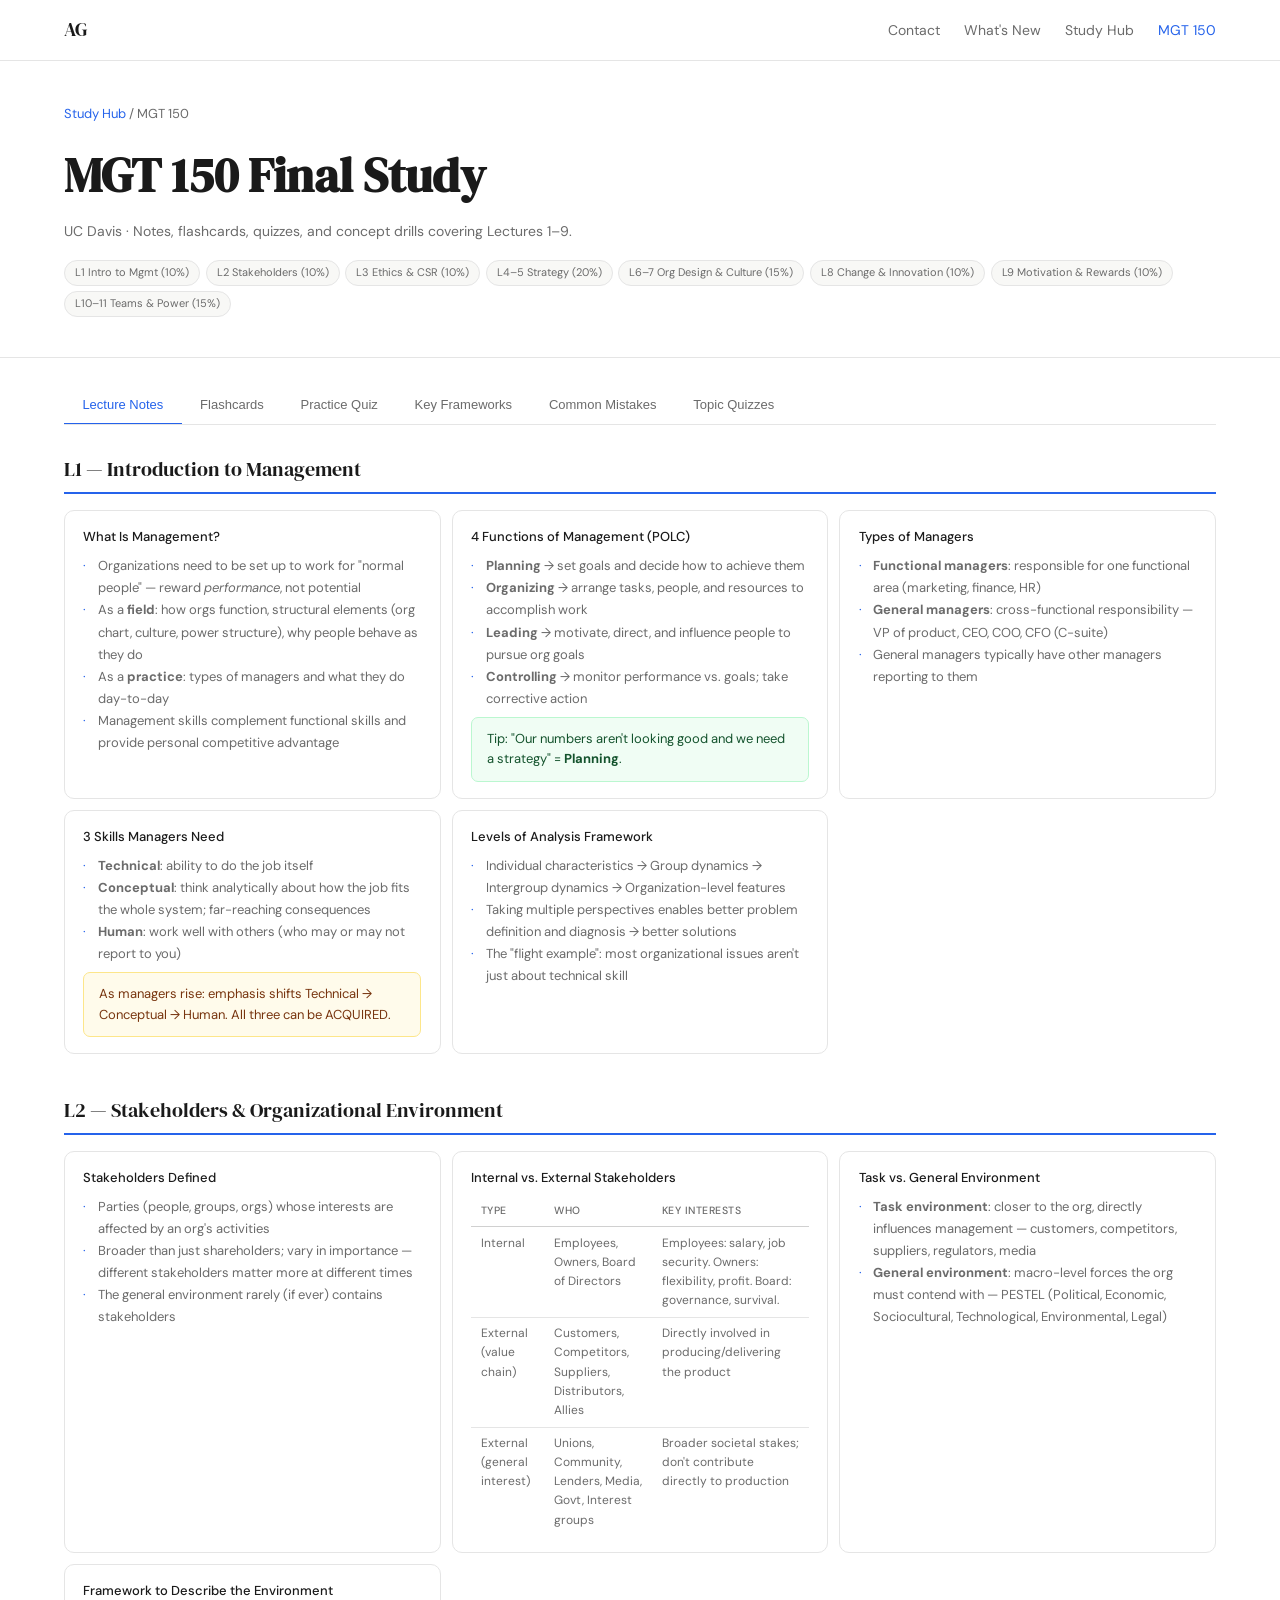
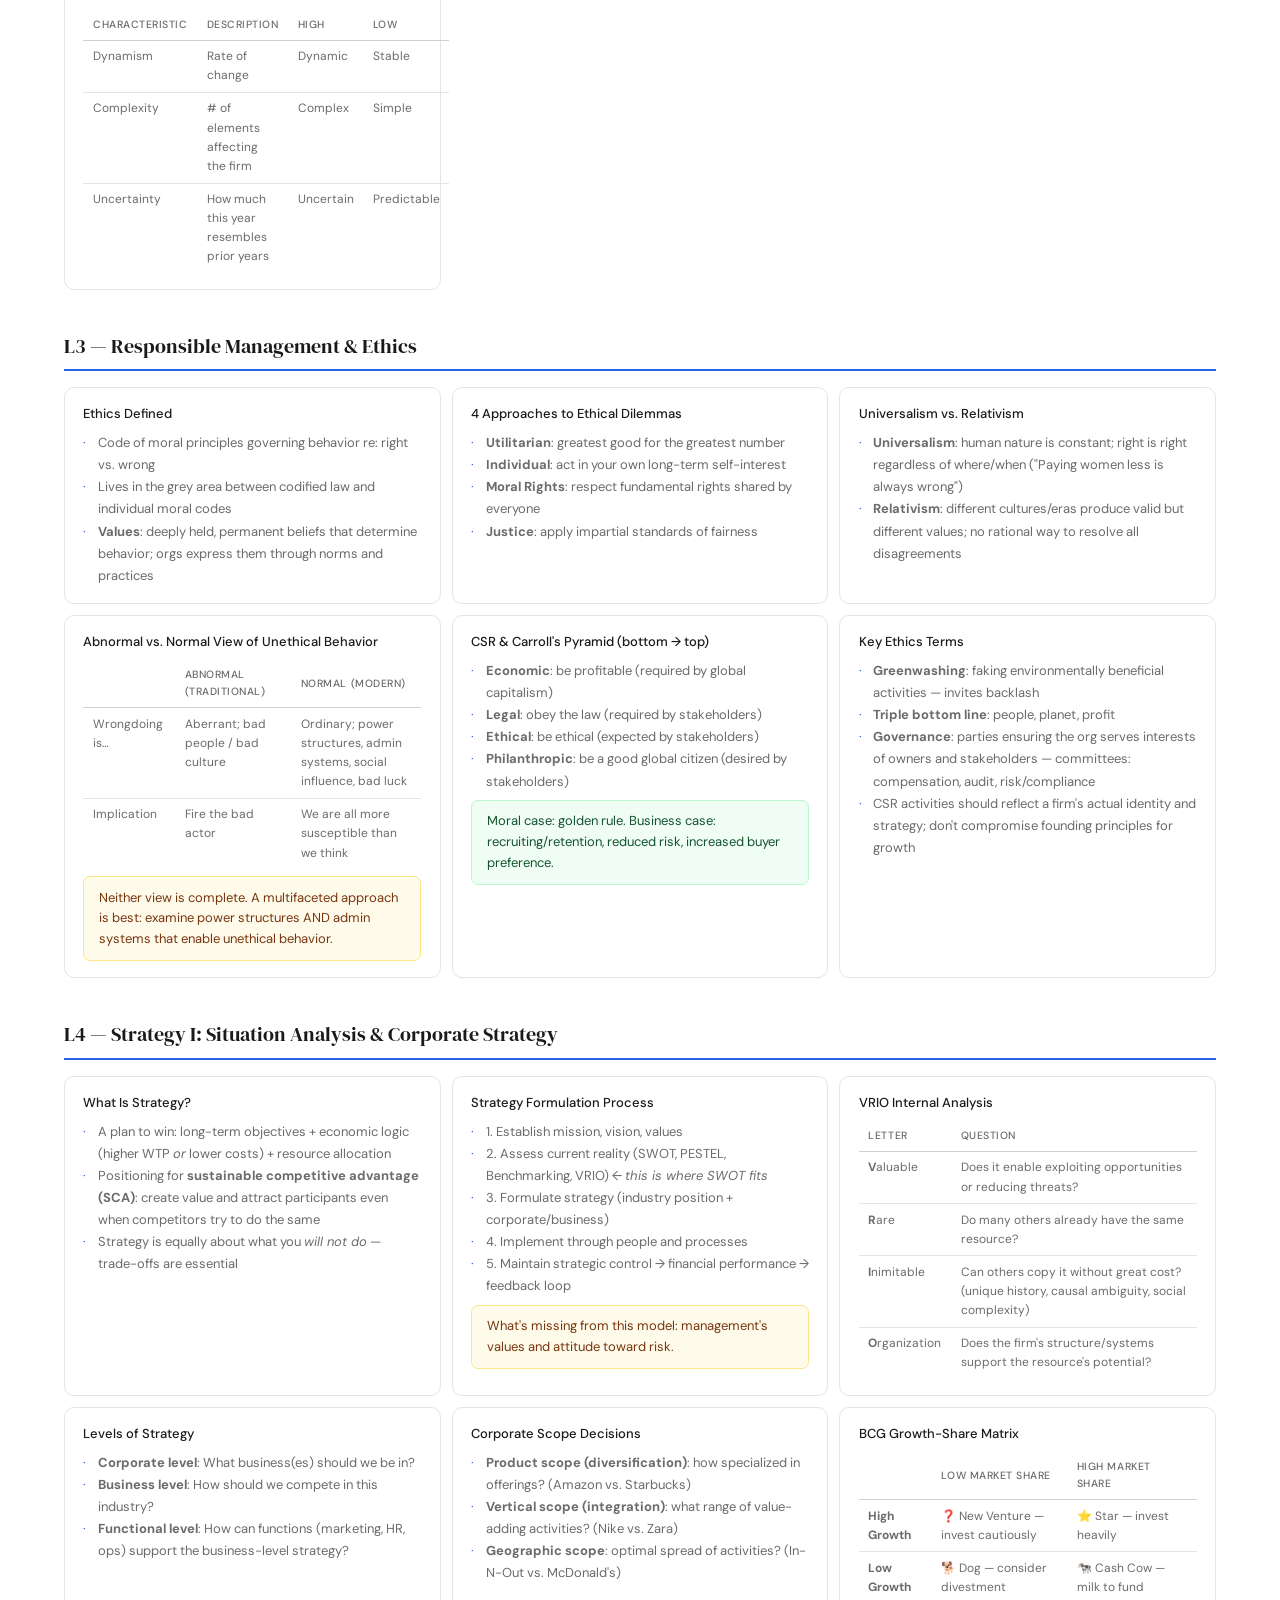
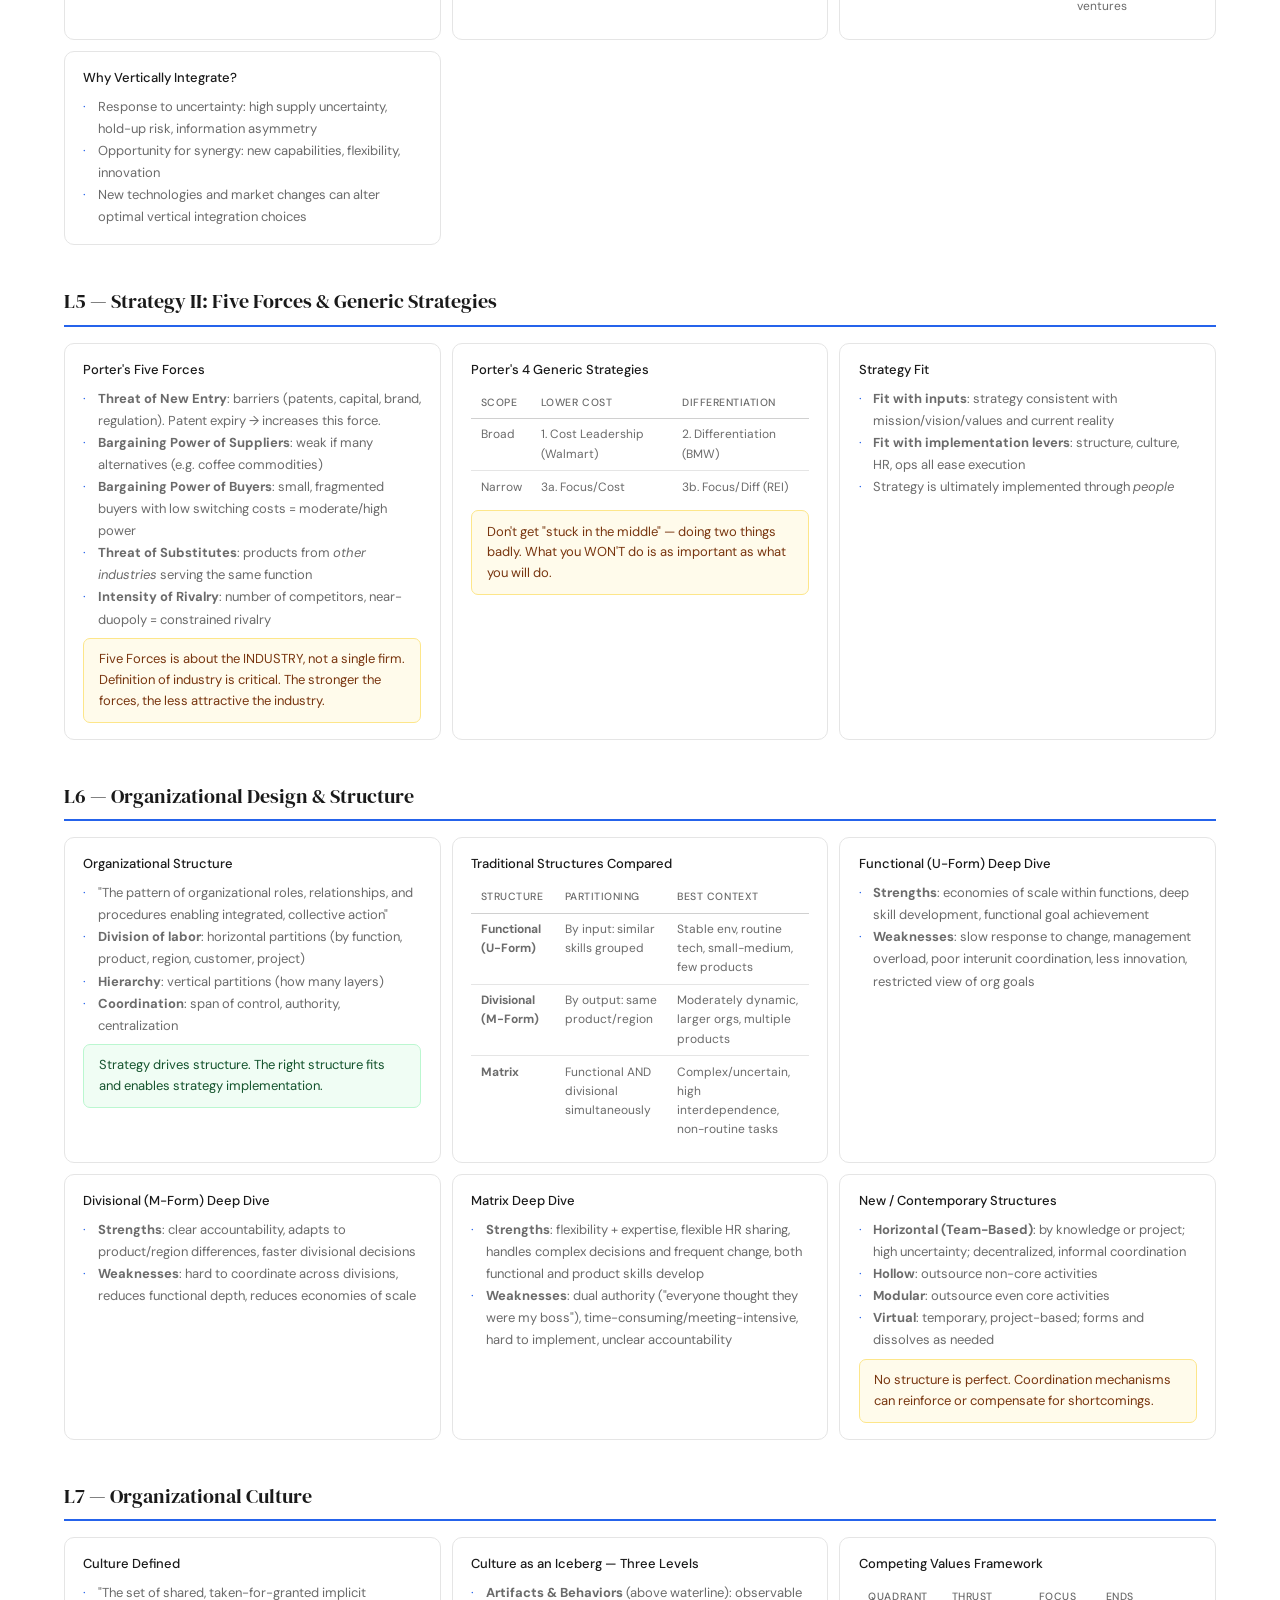
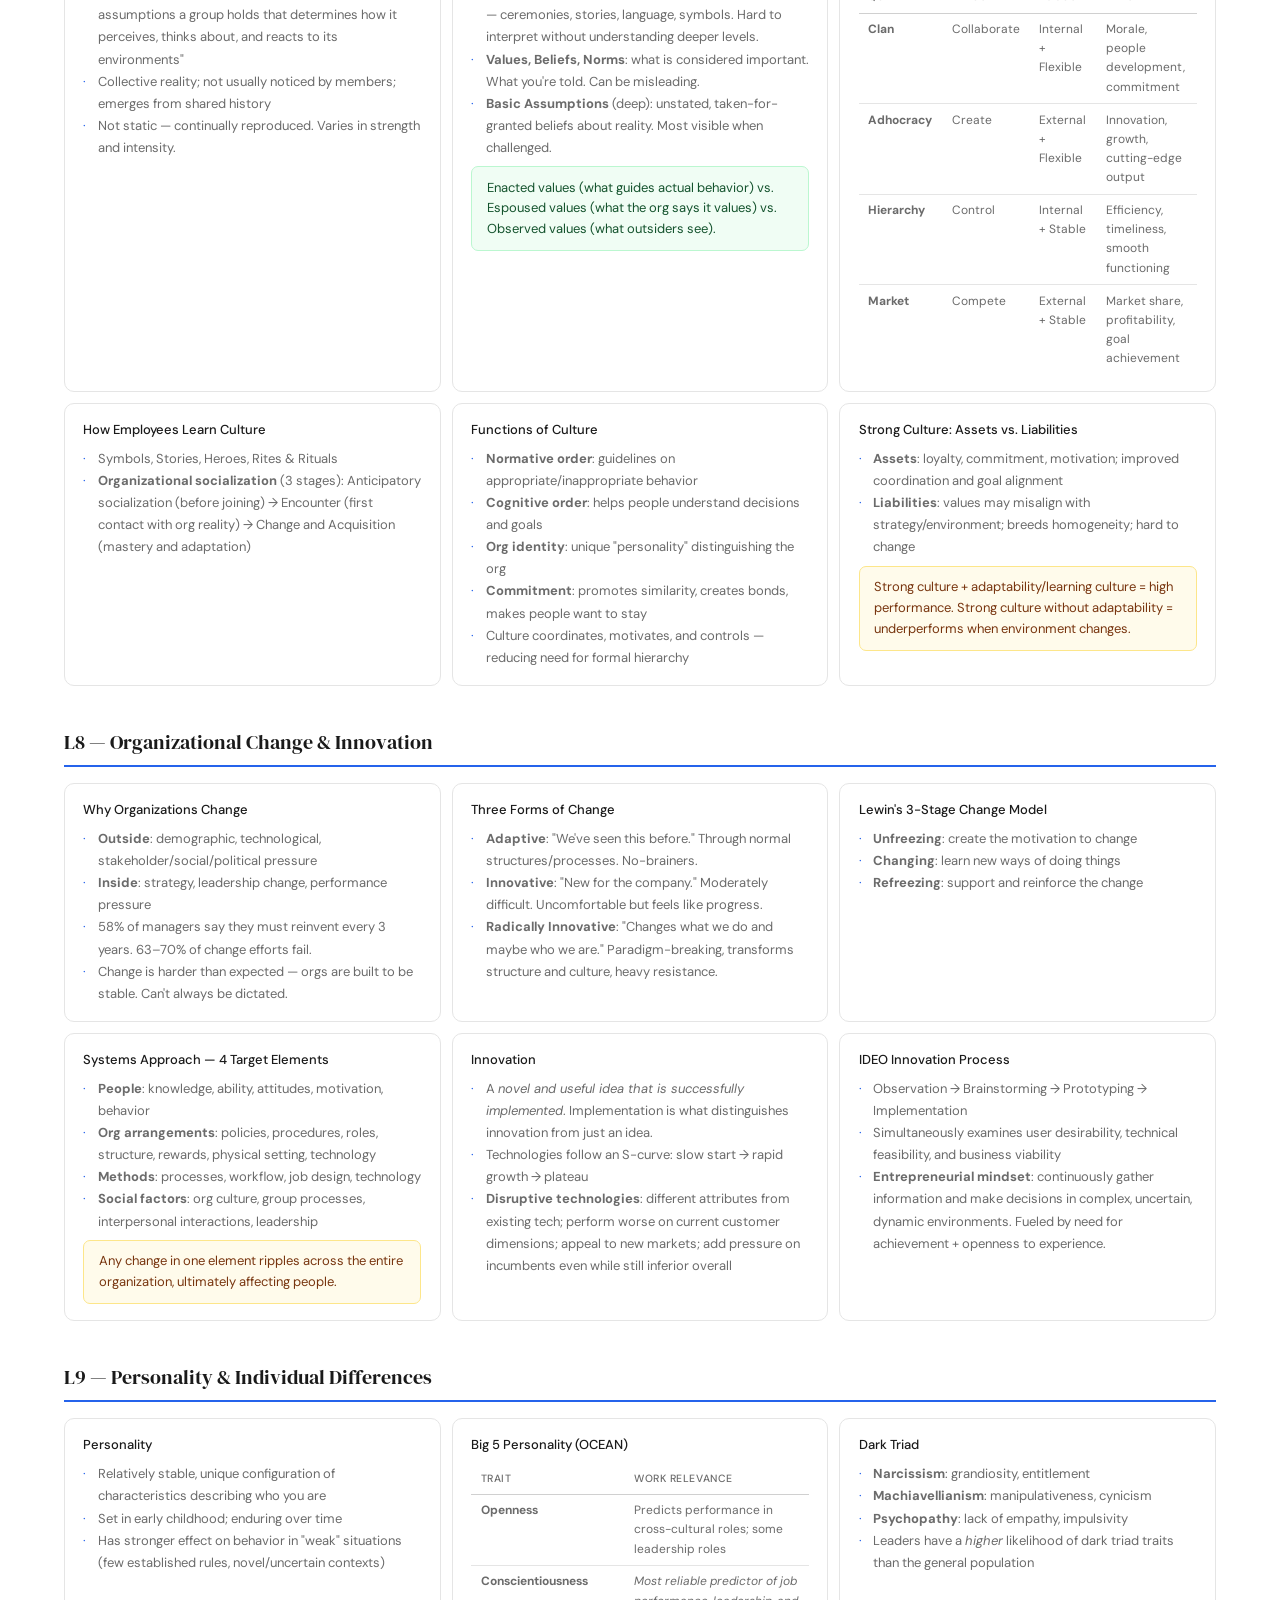
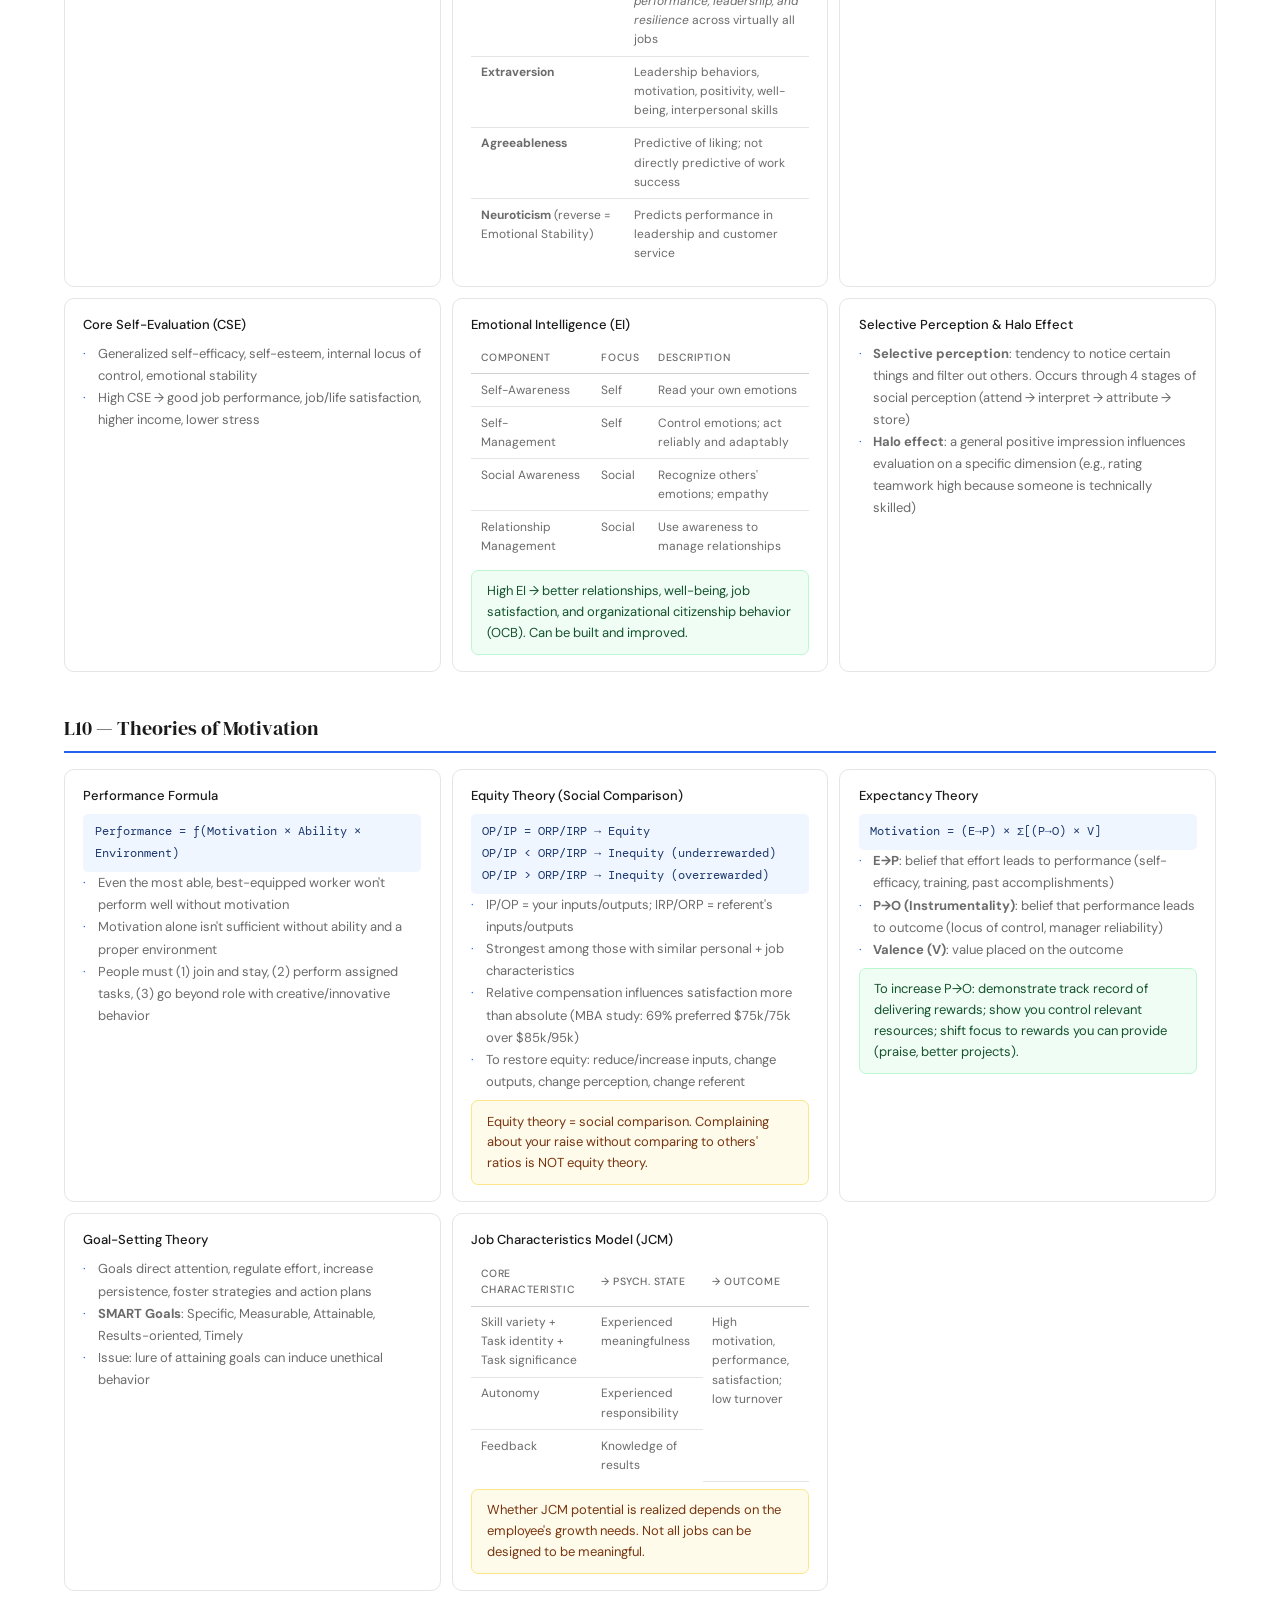
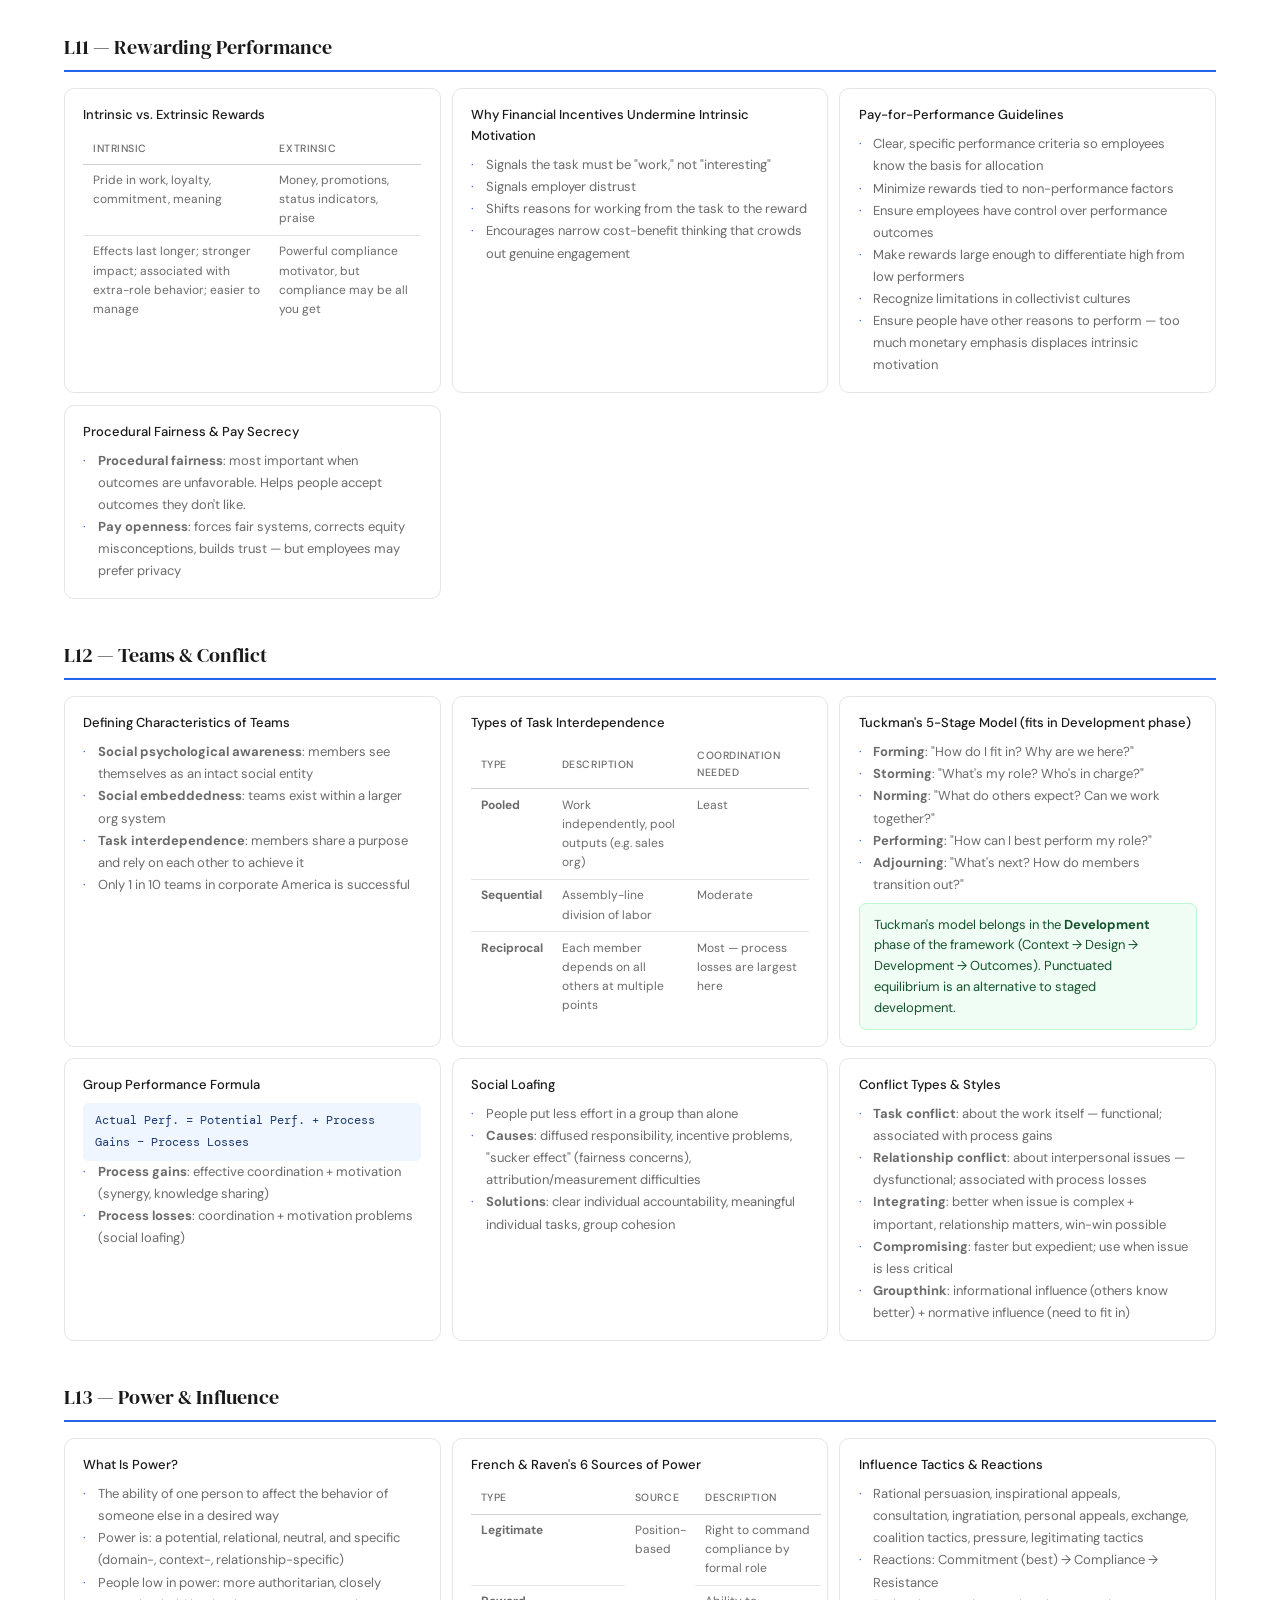
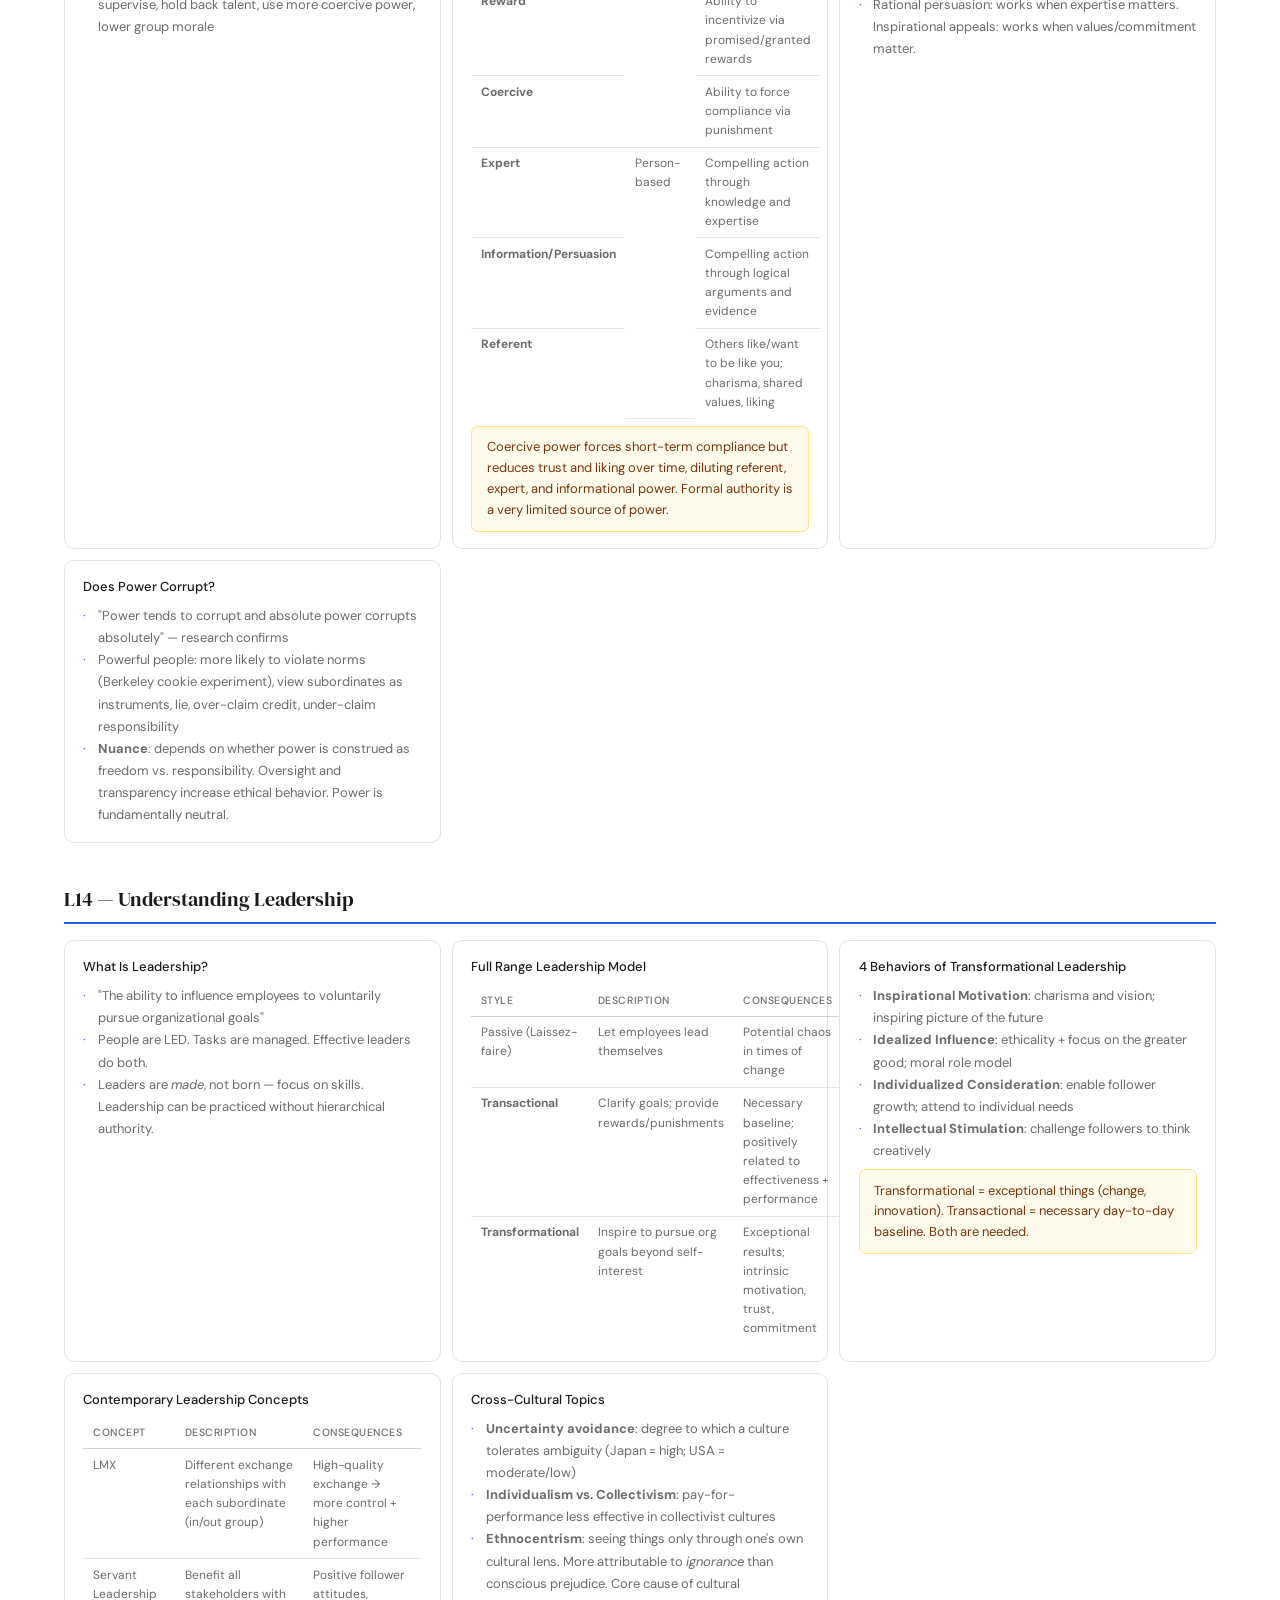
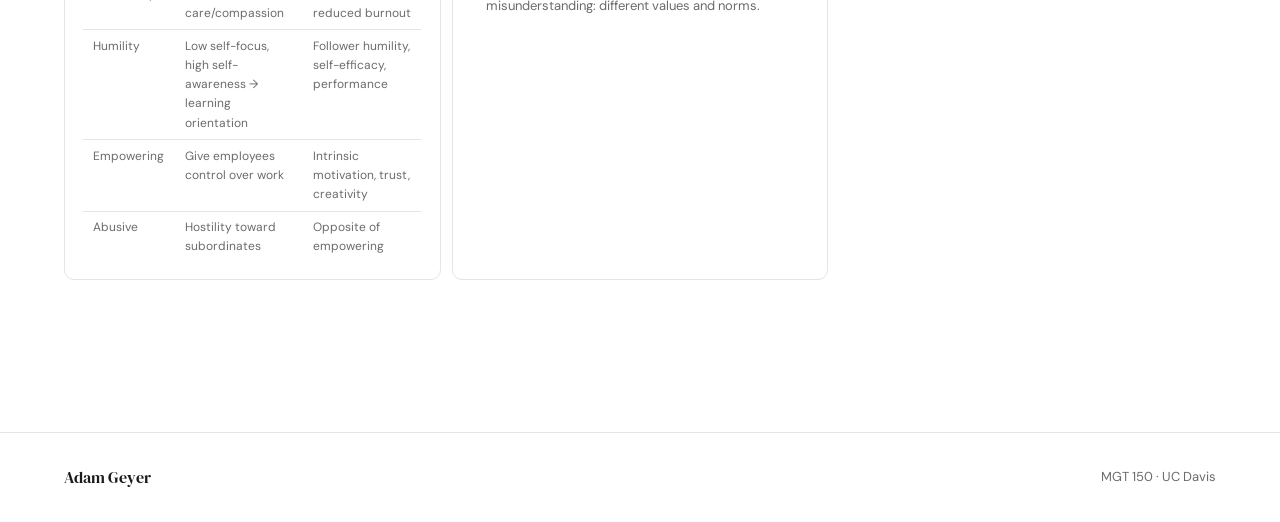
<file: mgt150.html>
<!DOCTYPE html>
<html lang="en">
<head>
<meta charset="UTF-8"/>
<meta name="viewport" content="width=device-width,initial-scale=1.0"/>
<title>MGT 150 Final Study &mdash; Adam Geyer</title>
<link rel="preconnect" href="https://fonts.googleapis.com"/>
<link href="https://fonts.googleapis.com/css2?family=DM+Serif+Display:ital@0;1&family=DM+Mono:wght@400;500&family=DM+Sans:wght@300;400;500&display=swap" rel="stylesheet"/>
<style>
*,*::before,*::after{box-sizing:border-box;margin:0;padding:0}
:root{
  --bg:#ffffff;--card:#f8f8f6;--card2:#ffffff;
  --text:#1a1a1a;--muted:#6b6b6b;--light:#aaa;
  --accent:#2563eb;--accent-l:#eff6ff;
  --border:#e5e5e5;--border2:#d0d0d0;
  --ok:#16a34a;--ok-bg:#f0fdf4;--ok-b:#bbf7d0;
  --err:#dc2626;--err-bg:#fef2f2;--err-b:#fecaca;
  --warn:#d97706;--warn-bg:#fffbeb;
}
html{scroll-behavior:smooth}
body{background:var(--bg);color:var(--text);font-family:'DM Sans',sans-serif;font-size:16px;line-height:1.6;-webkit-font-smoothing:antialiased}
a{color:var(--accent);text-decoration:none}

.nav{position:fixed;top:0;left:0;right:0;z-index:100;display:flex;align-items:center;justify-content:space-between;padding:.9rem 5vw;border-bottom:1px solid var(--border);background:rgba(255,255,255,.95);backdrop-filter:blur(8px)}
.nav-logo{font-family:'DM Serif Display',serif;font-size:1.2rem;color:var(--text)}
.nav-links{display:flex;gap:1.5rem}
.nav-link{font-size:14px;color:var(--muted);transition:color .15s}
.nav-link:hover,.nav-link.active{color:var(--accent)}

.hero{padding:6.5rem 5vw 2.5rem;border-bottom:1px solid var(--border)}
.breadcrumb{font-size:13px;color:var(--muted);margin-bottom:.75rem}
.hero h1{font-family:'DM Serif Display',serif;font-size:clamp(1.8rem,4vw,3rem);margin-bottom:.4rem}
.hero p{font-size:14px;color:var(--muted);margin-bottom:1.1rem}
.pills{display:flex;flex-wrap:wrap;gap:.35rem}
.pill{font-size:11px;padding:3px 10px;border-radius:20px;background:var(--card);border:1px solid var(--border);color:var(--muted)}

.study{padding:1.75rem 5vw 4rem}
.tabs{display:flex;border-bottom:1px solid var(--border);margin-bottom:1.75rem;overflow-x:auto;scrollbar-width:none}
.tabs::-webkit-scrollbar{display:none}
.tab{font-size:13px;padding:.7rem 1.15rem;background:transparent;border:none;color:var(--muted);cursor:pointer;border-bottom:2px solid transparent;margin-bottom:-1px;white-space:nowrap;transition:all .13s}
.tab:hover{color:var(--text)}
.tab.on{color:var(--accent);border-bottom-color:var(--accent);font-weight:500}
.panel{display:none}
.panel.on{display:block}

.pbar{height:3px;background:var(--border);border-radius:2px;overflow:hidden;margin-bottom:1.5rem}
.pfill{height:100%;background:var(--accent);border-radius:2px;transition:width .4s}

.btn{display:inline-flex;align-items:center;gap:.4rem;padding:.55rem 1.1rem;border-radius:8px;font-size:13px;cursor:pointer;transition:all .13s;border:1px solid transparent;font-family:'DM Sans',sans-serif}
.btn-p{background:var(--accent);color:#fff;border-color:var(--accent)}
.btn-p:hover{background:#1d4ed8}
.btn-o{background:transparent;border-color:var(--border2);color:var(--muted)}
.btn-o:hover{border-color:var(--accent);color:var(--accent)}
.btn-ok{background:var(--ok-bg);border-color:var(--ok-b);color:var(--ok)}
.btn-err{background:var(--err-bg);border-color:var(--err-b);color:var(--err)}

/* NOTES */
.ch{margin-bottom:2.5rem}
.ch-title{font-family:'DM Serif Display',serif;font-size:1.25rem;margin-bottom:1rem;padding-bottom:.45rem;border-bottom:2px solid var(--accent)}
.ngrid{display:grid;grid-template-columns:repeat(auto-fill,minmax(295px,1fr));gap:.7rem}
.nc{background:#fff;border:1px solid var(--border);border-radius:10px;padding:1rem 1.15rem}
.nc h4{font-size:13px;font-weight:500;margin-bottom:.45rem}
.nc ul{list-style:none;padding:0}
.nc ul li{font-size:13px;color:var(--muted);line-height:1.7;padding-left:.9rem;position:relative}
.nc ul li::before{content:'·';position:absolute;left:0;color:var(--accent)}
.nc p{font-size:13px;color:var(--muted);line-height:1.7}
.nc .mono{font-family:'DM Mono',monospace;font-size:11.5px;color:#1e3a6e;background:var(--accent-l);padding:.45rem .7rem;border-radius:5px;margin-top:.35rem;line-height:1.9;white-space:pre-wrap;overflow-x:auto}
.nc .tbl{width:100%;border-collapse:collapse;font-size:12px;margin-top:.5rem}
.nc .tbl th{text-align:left;padding:.4rem .6rem;font-size:10.5px;font-weight:500;color:var(--muted);border-bottom:1px solid var(--border2);text-transform:uppercase;letter-spacing:.05em}
.nc .tbl td{padding:.4rem .6rem;border-bottom:1px solid var(--border);color:var(--muted);vertical-align:top}
.nc .tbl tr:last-child td{border:none}
.wbox{background:var(--warn-bg);border:1px solid #fde68a;border-radius:7px;padding:.65rem .9rem;font-size:13px;color:#78350f;margin-top:.45rem;line-height:1.6}
.kbox{background:var(--ok-bg);border:1px solid var(--ok-b);border-radius:7px;padding:.65rem .9rem;font-size:13px;color:#14532d;margin-top:.45rem;line-height:1.6}

/* FLASHCARDS */
.fc-meta{display:flex;align-items:center;gap:.7rem;margin-bottom:1.1rem;flex-wrap:wrap}
.fc-ctr{font-size:13px;color:var(--muted)}
.fc-knew{font-size:13px;color:var(--ok);font-weight:500}
.badge{font-size:11px;padding:2px 9px;border-radius:20px}
.badge-a{background:var(--accent-l);color:var(--accent)}
.badge-m{background:var(--card);color:var(--muted);border:1px solid var(--border)}
.cardvp{perspective:1200px;height:235px;margin-bottom:1rem;cursor:pointer}
.cinner{width:100%;height:100%;position:relative;transform-style:preserve-3d;-webkit-transform-style:preserve-3d;transition:transform .5s cubic-bezier(.4,0,.2,1)}
.cardvp.flipped .cinner{transform:rotateY(180deg)}
.cface{position:absolute;inset:0;backface-visibility:hidden;-webkit-backface-visibility:hidden;border-radius:12px;border:1px solid var(--border);background:var(--card);display:flex;flex-direction:column;align-items:center;justify-content:center;padding:1.75rem;text-align:center}
.cback{transform:rotateY(180deg);background:#f0f5ff;border-color:#c7d9f8}
.cface .clabel{font-size:11px;font-weight:500;color:var(--accent);background:var(--accent-l);padding:2px 10px;border-radius:20px;margin-bottom:.65rem}
.cface .cq{font-size:.97rem;font-weight:500;color:var(--text);line-height:1.5;max-width:560px}
.cface .chint{position:absolute;bottom:.85rem;font-size:11px;color:var(--light)}
.cface .ca{font-size:12.5px;color:#1e3a6e;line-height:1.8;max-width:560px;white-space:pre-line;text-align:left;font-family:'DM Mono',monospace}
.fc-ctrl{display:grid;grid-template-columns:1fr 1fr 1fr 1fr;gap:.55rem}
@media(max-width:480px){.fc-ctrl{grid-template-columns:1fr 1fr}}

/* QUIZ */
.qsetup{margin-bottom:1.5rem}
.flabel{font-size:12px;color:var(--muted);margin-bottom:.5rem;font-weight:500}
.fpills{display:flex;flex-wrap:wrap;gap:.35rem;margin-bottom:1.15rem}
.fp{font-size:12px;padding:4px 11px;border-radius:20px;border:1px solid var(--border2);background:transparent;color:var(--muted);cursor:pointer;transition:all .12s}
.fp:hover{color:var(--text);border-color:var(--muted)}
.fp.on{background:var(--accent);color:#fff;border-color:var(--accent)}
.qhdr{display:flex;align-items:center;justify-content:space-between;margin-bottom:.7rem}
.qnum{font-size:13px;color:var(--muted)}
.qscore{font-size:13px;color:var(--accent);font-weight:500}
.qbox{background:var(--card);border:1px solid var(--border);border-radius:9px;padding:1.15rem;font-size:1rem;line-height:1.6;margin-bottom:1rem}
.opts{display:flex;flex-direction:column;gap:.45rem;margin-bottom:1rem}
.opt{width:100%;text-align:left;padding:.75rem .95rem;border-radius:7px;border:1px solid var(--border2);background:#fff;color:var(--text);font-family:'DM Sans',sans-serif;font-size:14px;cursor:pointer;transition:all .12s;line-height:1.5}
.opt:hover:not(:disabled){border-color:var(--accent);background:var(--accent-l)}
.opt.correct{background:var(--ok-bg);border-color:var(--ok-b);color:var(--ok)}
.opt.wrong{background:var(--err-bg);border-color:var(--err-b);color:var(--err)}
.exp{background:var(--warn-bg);border-left:3px solid var(--warn);padding:.8rem .95rem;border-radius:0 7px 7px 0;font-size:13px;color:#78350f;line-height:1.7;margin-bottom:1rem;display:none}
.exp.on{display:block}
.score-big{font-family:'DM Serif Display',serif;font-size:5rem;color:var(--accent);line-height:1;margin-bottom:.4rem}

/* FORMULAS */
.fsec{font-size:11px;font-weight:500;color:var(--accent);text-transform:uppercase;letter-spacing:.08em;margin:1.6rem 0 .7rem;padding-bottom:.35rem;border-bottom:1px solid var(--border)}
.fsec:first-child{margin-top:0}
.fgrid{display:grid;grid-template-columns:repeat(auto-fill,minmax(275px,1fr));gap:.7rem}
.fc2{background:#fff;border:1px solid var(--border);border-radius:9px;padding:.9rem 1.1rem;transition:border-color .13s}
.fc2:hover{border-color:var(--accent)}
.fn{font-size:10px;font-weight:500;text-transform:uppercase;letter-spacing:.08em;color:var(--muted);margin-bottom:.3rem}
.fe{font-family:'DM Mono',monospace;font-size:12.5px;color:var(--accent);margin-bottom:.3rem;line-height:1.5}
.fd{font-size:12px;color:var(--muted);line-height:1.5}
.fd strong{color:var(--err);font-weight:500}

/* MISTAKES */
.mlist{display:flex;flex-direction:column;gap:.55rem}
.mi{background:#fff;border:1px solid var(--border);border-left:3px solid var(--err);border-radius:0 7px 7px 0;padding:.8rem .95rem}
.mt{font-size:10px;font-weight:500;text-transform:uppercase;letter-spacing:.06em;color:var(--muted);margin-bottom:.3rem}
.mw{font-size:13px;color:var(--err);margin-bottom:.3rem}
.mr{font-size:13px;color:var(--ok);line-height:1.6}

/* CHAPTER QUIZ */
.je-full-entry{background:var(--ok-bg);border:1px solid var(--ok-b);border-radius:8px;padding:1rem 1.25rem;font-family:'DM Mono',monospace;font-size:13px;line-height:2;color:#14532d;white-space:pre;overflow-x:auto;margin-bottom:1rem;display:none}
.je-full-entry.on{display:block}

.footer{padding:2rem 5vw;border-top:1px solid var(--border);display:flex;justify-content:space-between;align-items:center;flex-wrap:wrap;gap:.75rem;margin-top:3rem}
.footer-name{font-family:'DM Serif Display',serif;font-size:1rem}
.footer-note{font-size:13px;color:var(--muted)}
</style>
</head>
<body>

<nav class="nav">
  <a href="index.html" class="nav-logo">AG</a>
  <div class="nav-links">
    <a href="contact.html" class="nav-link">Contact</a>
    <a href="whats-new.html" class="nav-link">What's New</a>
    <a href="study.html" class="nav-link">Study Hub</a>
    <a href="mgt150.html" class="nav-link active">MGT 150</a>
  </div>
</nav>

<div class="hero">
  <div class="breadcrumb"><a href="study.html">Study Hub</a> / MGT 150</div>
  <h1>MGT 150 Final Study</h1>
  <p>UC Davis &middot; Notes, flashcards, quizzes, and concept drills covering Lectures 1&ndash;9.</p>
  <div class="pills">
    <span class="pill">L1 Intro to Mgmt (10%)</span>
    <span class="pill">L2 Stakeholders (10%)</span>
    <span class="pill">L3 Ethics &amp; CSR (10%)</span>
    <span class="pill">L4–5 Strategy (20%)</span>
    <span class="pill">L6–7 Org Design &amp; Culture (15%)</span>
    <span class="pill">L8 Change &amp; Innovation (10%)</span>
    <span class="pill">L9 Motivation &amp; Rewards (10%)</span>
    <span class="pill">L10–11 Teams &amp; Power (15%)</span>
  </div>
</div>

<div class="study">
<div class="tabs">
  <button class="tab on" onclick="sw('notes',this)">Lecture Notes</button>
  <button class="tab" onclick="sw('fc',this)">Flashcards</button>
  <button class="tab" onclick="sw('quiz',this)">Practice Quiz</button>
  <button class="tab" onclick="sw('formulas',this)">Key Frameworks</button>
  <button class="tab" onclick="sw('mistakes',this)">Common Mistakes</button>
  <button class="tab" onclick="sw('cquiz',this)">Topic Quizzes</button>
</div>

<!-- ===== NOTES ===== -->
<div id="panel-notes" class="panel on">

<div class="ch">
<div class="ch-title">L1 &mdash; Introduction to Management</div>
<div class="ngrid">
<div class="nc"><h4>What Is Management?</h4><ul>
<li>Organizations need to be set up to work for "normal people" &mdash; reward <em>performance</em>, not potential</li>
<li>As a <strong>field</strong>: how orgs function, structural elements (org chart, culture, power structure), why people behave as they do</li>
<li>As a <strong>practice</strong>: types of managers and what they do day-to-day</li>
<li>Management skills complement functional skills and provide personal competitive advantage</li>
</ul></div>
<div class="nc"><h4>4 Functions of Management (POLC)</h4><ul>
<li><strong>Planning</strong> &rarr; set goals and decide how to achieve them</li>
<li><strong>Organizing</strong> &rarr; arrange tasks, people, and resources to accomplish work</li>
<li><strong>Leading</strong> &rarr; motivate, direct, and influence people to pursue org goals</li>
<li><strong>Controlling</strong> &rarr; monitor performance vs. goals; take corrective action</li>
</ul>
<div class="kbox">Tip: "Our numbers aren't looking good and we need a strategy" = <strong>Planning</strong>.</div></div>
<div class="nc"><h4>Types of Managers</h4><ul>
<li><strong>Functional managers</strong>: responsible for one functional area (marketing, finance, HR)</li>
<li><strong>General managers</strong>: cross-functional responsibility &mdash; VP of product, CEO, COO, CFO (C-suite)</li>
<li>General managers typically have other managers reporting to them</li>
</ul></div>
<div class="nc"><h4>3 Skills Managers Need</h4><ul>
<li><strong>Technical</strong>: ability to do the job itself</li>
<li><strong>Conceptual</strong>: think analytically about how the job fits the whole system; far-reaching consequences</li>
<li><strong>Human</strong>: work well with others (who may or may not report to you)</li>
</ul>
<div class="wbox">As managers rise: emphasis shifts Technical &rarr; Conceptual &rarr; Human. All three can be ACQUIRED.</div></div>
<div class="nc"><h4>Levels of Analysis Framework</h4><ul>
<li>Individual characteristics &rarr; Group dynamics &rarr; Intergroup dynamics &rarr; Organization-level features</li>
<li>Taking multiple perspectives enables better problem definition and diagnosis &rarr; better solutions</li>
<li>The "flight example": most organizational issues aren't just about technical skill</li>
</ul></div>
</div></div>

<div class="ch">
<div class="ch-title">L2 &mdash; Stakeholders &amp; Organizational Environment</div>
<div class="ngrid">
<div class="nc"><h4>Stakeholders Defined</h4><ul>
<li>Parties (people, groups, orgs) whose interests are affected by an org's activities</li>
<li>Broader than just shareholders; vary in importance &mdash; different stakeholders matter more at different times</li>
<li>The general environment rarely (if ever) contains stakeholders</li>
</ul></div>
<div class="nc"><h4>Internal vs. External Stakeholders</h4>
<table class="tbl">
<tr><th>Type</th><th>Who</th><th>Key Interests</th></tr>
<tr><td>Internal</td><td>Employees, Owners, Board of Directors</td><td>Employees: salary, job security. Owners: flexibility, profit. Board: governance, survival.</td></tr>
<tr><td>External (value chain)</td><td>Customers, Competitors, Suppliers, Distributors, Allies</td><td>Directly involved in producing/delivering the product</td></tr>
<tr><td>External (general interest)</td><td>Unions, Community, Lenders, Media, Govt, Interest groups</td><td>Broader societal stakes; don't contribute directly to production</td></tr>
</table></div>
<div class="nc"><h4>Task vs. General Environment</h4><ul>
<li><strong>Task environment</strong>: closer to the org, directly influences management &mdash; customers, competitors, suppliers, regulators, media</li>
<li><strong>General environment</strong>: macro-level forces the org must contend with &mdash; PESTEL (Political, Economic, Sociocultural, Technological, Environmental, Legal)</li>
</ul></div>
<div class="nc"><h4>Framework to Describe the Environment</h4>
<table class="tbl">
<tr><th>Characteristic</th><th>Description</th><th>High</th><th>Low</th></tr>
<tr><td>Dynamism</td><td>Rate of change</td><td>Dynamic</td><td>Stable</td></tr>
<tr><td>Complexity</td><td># of elements affecting the firm</td><td>Complex</td><td>Simple</td></tr>
<tr><td>Uncertainty</td><td>How much this year resembles prior years</td><td>Uncertain</td><td>Predictable</td></tr>
</table></div>
</div></div>

<div class="ch">
<div class="ch-title">L3 &mdash; Responsible Management &amp; Ethics</div>
<div class="ngrid">
<div class="nc"><h4>Ethics Defined</h4><ul>
<li>Code of moral principles governing behavior re: right vs. wrong</li>
<li>Lives in the grey area between codified law and individual moral codes</li>
<li><strong>Values</strong>: deeply held, permanent beliefs that determine behavior; orgs express them through norms and practices</li>
</ul></div>
<div class="nc"><h4>4 Approaches to Ethical Dilemmas</h4><ul>
<li><strong>Utilitarian</strong>: greatest good for the greatest number</li>
<li><strong>Individual</strong>: act in your own long-term self-interest</li>
<li><strong>Moral Rights</strong>: respect fundamental rights shared by everyone</li>
<li><strong>Justice</strong>: apply impartial standards of fairness</li>
</ul></div>
<div class="nc"><h4>Universalism vs. Relativism</h4><ul>
<li><strong>Universalism</strong>: human nature is constant; right is right regardless of where/when ("Paying women less is always wrong")</li>
<li><strong>Relativism</strong>: different cultures/eras produce valid but different values; no rational way to resolve all disagreements</li>
</ul></div>
<div class="nc"><h4>Abnormal vs. Normal View of Unethical Behavior</h4>
<table class="tbl">
<tr><th></th><th>Abnormal (traditional)</th><th>Normal (modern)</th></tr>
<tr><td>Wrongdoing is…</td><td>Aberrant; bad people / bad culture</td><td>Ordinary; power structures, admin systems, social influence, bad luck</td></tr>
<tr><td>Implication</td><td>Fire the bad actor</td><td>We are all more susceptible than we think</td></tr>
</table>
<div class="wbox">Neither view is complete. A multifaceted approach is best: examine power structures AND admin systems that enable unethical behavior.</div></div>
<div class="nc"><h4>CSR &amp; Carroll's Pyramid (bottom &rarr; top)</h4><ul>
<li><strong>Economic</strong>: be profitable (required by global capitalism)</li>
<li><strong>Legal</strong>: obey the law (required by stakeholders)</li>
<li><strong>Ethical</strong>: be ethical (expected by stakeholders)</li>
<li><strong>Philanthropic</strong>: be a good global citizen (desired by stakeholders)</li>
</ul>
<div class="kbox">Moral case: golden rule. Business case: recruiting/retention, reduced risk, increased buyer preference.</div></div>
<div class="nc"><h4>Key Ethics Terms</h4><ul>
<li><strong>Greenwashing</strong>: faking environmentally beneficial activities &mdash; invites backlash</li>
<li><strong>Triple bottom line</strong>: people, planet, profit</li>
<li><strong>Governance</strong>: parties ensuring the org serves interests of owners and stakeholders &mdash; committees: compensation, audit, risk/compliance</li>
<li>CSR activities should reflect a firm's actual identity and strategy; don't compromise founding principles for growth</li>
</ul></div>
</div></div>

<div class="ch">
<div class="ch-title">L4 &mdash; Strategy I: Situation Analysis &amp; Corporate Strategy</div>
<div class="ngrid">
<div class="nc"><h4>What Is Strategy?</h4><ul>
<li>A plan to win: long-term objectives + economic logic (higher WTP <em>or</em> lower costs) + resource allocation</li>
<li>Positioning for <strong>sustainable competitive advantage (SCA)</strong>: create value and attract participants even when competitors try to do the same</li>
<li>Strategy is equally about what you <em>will not do</em> &mdash; trade-offs are essential</li>
</ul></div>
<div class="nc"><h4>Strategy Formulation Process</h4><ul>
<li>1. Establish mission, vision, values</li>
<li>2. Assess current reality (SWOT, PESTEL, Benchmarking, VRIO) &larr; <em>this is where SWOT fits</em></li>
<li>3. Formulate strategy (industry position + corporate/business)</li>
<li>4. Implement through people and processes</li>
<li>5. Maintain strategic control &rarr; financial performance &rarr; feedback loop</li>
</ul>
<div class="wbox">What's missing from this model: management's values and attitude toward risk.</div></div>
<div class="nc"><h4>VRIO Internal Analysis</h4>
<table class="tbl">
<tr><th>Letter</th><th>Question</th></tr>
<tr><td><strong>V</strong>aluable</td><td>Does it enable exploiting opportunities or reducing threats?</td></tr>
<tr><td><strong>R</strong>are</td><td>Do many others already have the same resource?</td></tr>
<tr><td><strong>I</strong>nimitable</td><td>Can others copy it without great cost? (unique history, causal ambiguity, social complexity)</td></tr>
<tr><td><strong>O</strong>rganization</td><td>Does the firm's structure/systems support the resource's potential?</td></tr>
</table></div>
<div class="nc"><h4>Levels of Strategy</h4><ul>
<li><strong>Corporate level</strong>: What business(es) should we be in?</li>
<li><strong>Business level</strong>: How should we compete in this industry?</li>
<li><strong>Functional level</strong>: How can functions (marketing, HR, ops) support the business-level strategy?</li>
</ul></div>
<div class="nc"><h4>Corporate Scope Decisions</h4><ul>
<li><strong>Product scope (diversification)</strong>: how specialized in offerings? (Amazon vs. Starbucks)</li>
<li><strong>Vertical scope (integration)</strong>: what range of value-adding activities? (Nike vs. Zara)</li>
<li><strong>Geographic scope</strong>: optimal spread of activities? (In-N-Out vs. McDonald's)</li>
</ul></div>
<div class="nc"><h4>BCG Growth-Share Matrix</h4>
<table class="tbl">
<tr><th></th><th>Low Market Share</th><th>High Market Share</th></tr>
<tr><td><strong>High Growth</strong></td><td>❓ New Venture &mdash; invest cautiously</td><td>⭐ Star &mdash; invest heavily</td></tr>
<tr><td><strong>Low Growth</strong></td><td>🐕 Dog &mdash; consider divestment</td><td>🐄 Cash Cow &mdash; milk to fund ventures</td></tr>
</table></div>
<div class="nc"><h4>Why Vertically Integrate?</h4><ul>
<li>Response to uncertainty: high supply uncertainty, hold-up risk, information asymmetry</li>
<li>Opportunity for synergy: new capabilities, flexibility, innovation</li>
<li>New technologies and market changes can alter optimal vertical integration choices</li>
</ul></div>
</div></div>

<div class="ch">
<div class="ch-title">L5 &mdash; Strategy II: Five Forces &amp; Generic Strategies</div>
<div class="ngrid">
<div class="nc"><h4>Porter's Five Forces</h4><ul>
<li><strong>Threat of New Entry</strong>: barriers (patents, capital, brand, regulation). Patent expiry &rarr; increases this force.</li>
<li><strong>Bargaining Power of Suppliers</strong>: weak if many alternatives (e.g. coffee commodities)</li>
<li><strong>Bargaining Power of Buyers</strong>: small, fragmented buyers with low switching costs = moderate/high power</li>
<li><strong>Threat of Substitutes</strong>: products from <em>other industries</em> serving the same function</li>
<li><strong>Intensity of Rivalry</strong>: number of competitors, near-duopoly = constrained rivalry</li>
</ul>
<div class="wbox">Five Forces is about the INDUSTRY, not a single firm. Definition of industry is critical. The stronger the forces, the less attractive the industry.</div></div>
<div class="nc"><h4>Porter's 4 Generic Strategies</h4>
<table class="tbl">
<tr><th>Scope</th><th>Lower Cost</th><th>Differentiation</th></tr>
<tr><td>Broad</td><td>1. Cost Leadership (Walmart)</td><td>2. Differentiation (BMW)</td></tr>
<tr><td>Narrow</td><td>3a. Focus/Cost</td><td>3b. Focus/Diff (REI)</td></tr>
</table>
<div class="wbox">Don't get "stuck in the middle" &mdash; doing two things badly. What you WON'T do is as important as what you will do.</div></div>
<div class="nc"><h4>Strategy Fit</h4><ul>
<li><strong>Fit with inputs</strong>: strategy consistent with mission/vision/values and current reality</li>
<li><strong>Fit with implementation levers</strong>: structure, culture, HR, ops all ease execution</li>
<li>Strategy is ultimately implemented through <em>people</em></li>
</ul></div>
</div></div>

<div class="ch">
<div class="ch-title">L6 &mdash; Organizational Design &amp; Structure</div>
<div class="ngrid">
<div class="nc"><h4>Organizational Structure</h4><ul>
<li>"The pattern of organizational roles, relationships, and procedures enabling integrated, collective action"</li>
<li><strong>Division of labor</strong>: horizontal partitions (by function, product, region, customer, project)</li>
<li><strong>Hierarchy</strong>: vertical partitions (how many layers)</li>
<li><strong>Coordination</strong>: span of control, authority, centralization</li>
</ul>
<div class="kbox">Strategy drives structure. The right structure fits and enables strategy implementation.</div></div>
<div class="nc"><h4>Traditional Structures Compared</h4>
<table class="tbl">
<tr><th>Structure</th><th>Partitioning</th><th>Best Context</th></tr>
<tr><td><strong>Functional (U-Form)</strong></td><td>By input: similar skills grouped</td><td>Stable env, routine tech, small-medium, few products</td></tr>
<tr><td><strong>Divisional (M-Form)</strong></td><td>By output: same product/region</td><td>Moderately dynamic, larger orgs, multiple products</td></tr>
<tr><td><strong>Matrix</strong></td><td>Functional AND divisional simultaneously</td><td>Complex/uncertain, high interdependence, non-routine tasks</td></tr>
</table></div>
<div class="nc"><h4>Functional (U-Form) Deep Dive</h4><ul>
<li><strong>Strengths</strong>: economies of scale within functions, deep skill development, functional goal achievement</li>
<li><strong>Weaknesses</strong>: slow response to change, management overload, poor interunit coordination, less innovation, restricted view of org goals</li>
</ul></div>
<div class="nc"><h4>Divisional (M-Form) Deep Dive</h4><ul>
<li><strong>Strengths</strong>: clear accountability, adapts to product/region differences, faster divisional decisions</li>
<li><strong>Weaknesses</strong>: hard to coordinate across divisions, reduces functional depth, reduces economies of scale</li>
</ul></div>
<div class="nc"><h4>Matrix Deep Dive</h4><ul>
<li><strong>Strengths</strong>: flexibility + expertise, flexible HR sharing, handles complex decisions and frequent change, both functional and product skills develop</li>
<li><strong>Weaknesses</strong>: dual authority ("everyone thought they were my boss"), time-consuming/meeting-intensive, hard to implement, unclear accountability</li>
</ul></div>
<div class="nc"><h4>New / Contemporary Structures</h4><ul>
<li><strong>Horizontal (Team-Based)</strong>: by knowledge or project; high uncertainty; decentralized, informal coordination</li>
<li><strong>Hollow</strong>: outsource non-core activities</li>
<li><strong>Modular</strong>: outsource even core activities</li>
<li><strong>Virtual</strong>: temporary, project-based; forms and dissolves as needed</li>
</ul>
<div class="wbox">No structure is perfect. Coordination mechanisms can reinforce or compensate for shortcomings.</div></div>
</div></div>

<div class="ch">
<div class="ch-title">L7 &mdash; Organizational Culture</div>
<div class="ngrid">
<div class="nc"><h4>Culture Defined</h4><ul>
<li>"The set of shared, taken-for-granted implicit assumptions a group holds that determines how it perceives, thinks about, and reacts to its environments"</li>
<li>Collective reality; not usually noticed by members; emerges from shared history</li>
<li>Not static &mdash; continually reproduced. Varies in strength and intensity.</li>
</ul></div>
<div class="nc"><h4>Culture as an Iceberg &mdash; Three Levels</h4><ul>
<li><strong>Artifacts &amp; Behaviors</strong> (above waterline): observable &mdash; ceremonies, stories, language, symbols. Hard to interpret without understanding deeper levels.</li>
<li><strong>Values, Beliefs, Norms</strong>: what is considered important. What you're told. Can be misleading.</li>
<li><strong>Basic Assumptions</strong> (deep): unstated, taken-for-granted beliefs about reality. Most visible when challenged.</li>
</ul>
<div class="kbox">Enacted values (what guides actual behavior) vs. Espoused values (what the org says it values) vs. Observed values (what outsiders see).</div></div>
<div class="nc"><h4>Competing Values Framework</h4>
<table class="tbl">
<tr><th>Quadrant</th><th>Thrust</th><th>Focus</th><th>Ends</th></tr>
<tr><td><strong>Clan</strong></td><td>Collaborate</td><td>Internal + Flexible</td><td>Morale, people development, commitment</td></tr>
<tr><td><strong>Adhocracy</strong></td><td>Create</td><td>External + Flexible</td><td>Innovation, growth, cutting-edge output</td></tr>
<tr><td><strong>Hierarchy</strong></td><td>Control</td><td>Internal + Stable</td><td>Efficiency, timeliness, smooth functioning</td></tr>
<tr><td><strong>Market</strong></td><td>Compete</td><td>External + Stable</td><td>Market share, profitability, goal achievement</td></tr>
</table></div>
<div class="nc"><h4>How Employees Learn Culture</h4><ul>
<li>Symbols, Stories, Heroes, Rites &amp; Rituals</li>
<li><strong>Organizational socialization</strong> (3 stages): Anticipatory socialization (before joining) &rarr; Encounter (first contact with org reality) &rarr; Change and Acquisition (mastery and adaptation)</li>
</ul></div>
<div class="nc"><h4>Functions of Culture</h4><ul>
<li><strong>Normative order</strong>: guidelines on appropriate/inappropriate behavior</li>
<li><strong>Cognitive order</strong>: helps people understand decisions and goals</li>
<li><strong>Org identity</strong>: unique "personality" distinguishing the org</li>
<li><strong>Commitment</strong>: promotes similarity, creates bonds, makes people want to stay</li>
<li>Culture coordinates, motivates, and controls &mdash; reducing need for formal hierarchy</li>
</ul></div>
<div class="nc"><h4>Strong Culture: Assets vs. Liabilities</h4><ul>
<li><strong>Assets</strong>: loyalty, commitment, motivation; improved coordination and goal alignment</li>
<li><strong>Liabilities</strong>: values may misalign with strategy/environment; breeds homogeneity; hard to change</li>
</ul>
<div class="wbox">Strong culture + adaptability/learning culture = high performance. Strong culture without adaptability = underperforms when environment changes.</div></div>
</div></div>

<div class="ch">
<div class="ch-title">L8 &mdash; Organizational Change &amp; Innovation</div>
<div class="ngrid">
<div class="nc"><h4>Why Organizations Change</h4><ul>
<li><strong>Outside</strong>: demographic, technological, stakeholder/social/political pressure</li>
<li><strong>Inside</strong>: strategy, leadership change, performance pressure</li>
<li>58% of managers say they must reinvent every 3 years. 63–70% of change efforts fail.</li>
<li>Change is harder than expected &mdash; orgs are built to be stable. Can't always be dictated.</li>
</ul></div>
<div class="nc"><h4>Three Forms of Change</h4><ul>
<li><strong>Adaptive</strong>: "We've seen this before." Through normal structures/processes. No-brainers.</li>
<li><strong>Innovative</strong>: "New for the company." Moderately difficult. Uncomfortable but feels like progress.</li>
<li><strong>Radically Innovative</strong>: "Changes what we do and maybe who we are." Paradigm-breaking, transforms structure and culture, heavy resistance.</li>
</ul></div>
<div class="nc"><h4>Lewin's 3-Stage Change Model</h4><ul>
<li><strong>Unfreezing</strong>: create the motivation to change</li>
<li><strong>Changing</strong>: learn new ways of doing things</li>
<li><strong>Refreezing</strong>: support and reinforce the change</li>
</ul></div>
<div class="nc"><h4>Systems Approach — 4 Target Elements</h4><ul>
<li><strong>People</strong>: knowledge, ability, attitudes, motivation, behavior</li>
<li><strong>Org arrangements</strong>: policies, procedures, roles, structure, rewards, physical setting, technology</li>
<li><strong>Methods</strong>: processes, workflow, job design, technology</li>
<li><strong>Social factors</strong>: org culture, group processes, interpersonal interactions, leadership</li>
</ul>
<div class="wbox">Any change in one element ripples across the entire organization, ultimately affecting people.</div></div>
<div class="nc"><h4>Innovation</h4><ul>
<li>A <em>novel and useful idea that is successfully implemented</em>. Implementation is what distinguishes innovation from just an idea.</li>
<li>Technologies follow an S-curve: slow start &rarr; rapid growth &rarr; plateau</li>
<li><strong>Disruptive technologies</strong>: different attributes from existing tech; perform worse on current customer dimensions; appeal to new markets; add pressure on incumbents even while still inferior overall</li>
</ul></div>
<div class="nc"><h4>IDEO Innovation Process</h4><ul>
<li>Observation &rarr; Brainstorming &rarr; Prototyping &rarr; Implementation</li>
<li>Simultaneously examines user desirability, technical feasibility, and business viability</li>
<li><strong>Entrepreneurial mindset</strong>: continuously gather information and make decisions in complex, uncertain, dynamic environments. Fueled by need for achievement + openness to experience.</li>
</ul></div>
</div></div>

<div class="ch">
<div class="ch-title">L9 &mdash; Personality &amp; Individual Differences</div>
<div class="ngrid">
<div class="nc"><h4>Personality</h4><ul>
<li>Relatively stable, unique configuration of characteristics describing who you are</li>
<li>Set in early childhood; enduring over time</li>
<li>Has stronger effect on behavior in "weak" situations (few established rules, novel/uncertain contexts)</li>
</ul></div>
<div class="nc"><h4>Big 5 Personality (OCEAN)</h4>
<table class="tbl">
<tr><th>Trait</th><th>Work Relevance</th></tr>
<tr><td><strong>Openness</strong></td><td>Predicts performance in cross-cultural roles; some leadership roles</td></tr>
<tr><td><strong>Conscientiousness</strong></td><td><em>Most reliable predictor of job performance, leadership, and resilience</em> across virtually all jobs</td></tr>
<tr><td><strong>Extraversion</strong></td><td>Leadership behaviors, motivation, positivity, well-being, interpersonal skills</td></tr>
<tr><td><strong>Agreeableness</strong></td><td>Predictive of liking; not directly predictive of work success</td></tr>
<tr><td><strong>Neuroticism</strong> (reverse = Emotional Stability)</td><td>Predicts performance in leadership and customer service</td></tr>
</table></div>
<div class="nc"><h4>Dark Triad</h4><ul>
<li><strong>Narcissism</strong>: grandiosity, entitlement</li>
<li><strong>Machiavellianism</strong>: manipulativeness, cynicism</li>
<li><strong>Psychopathy</strong>: lack of empathy, impulsivity</li>
<li>Leaders have a <em>higher</em> likelihood of dark triad traits than the general population</li>
</ul></div>
<div class="nc"><h4>Core Self-Evaluation (CSE)</h4><ul>
<li>Generalized self-efficacy, self-esteem, internal locus of control, emotional stability</li>
<li>High CSE &rarr; good job performance, job/life satisfaction, higher income, lower stress</li>
</ul></div>
<div class="nc"><h4>Emotional Intelligence (EI)</h4>
<table class="tbl">
<tr><th>Component</th><th>Focus</th><th>Description</th></tr>
<tr><td>Self-Awareness</td><td>Self</td><td>Read your own emotions</td></tr>
<tr><td>Self-Management</td><td>Self</td><td>Control emotions; act reliably and adaptably</td></tr>
<tr><td>Social Awareness</td><td>Social</td><td>Recognize others' emotions; empathy</td></tr>
<tr><td>Relationship Management</td><td>Social</td><td>Use awareness to manage relationships</td></tr>
</table>
<div class="kbox">High EI &rarr; better relationships, well-being, job satisfaction, and organizational citizenship behavior (OCB). Can be built and improved.</div></div>
<div class="nc"><h4>Selective Perception &amp; Halo Effect</h4><ul>
<li><strong>Selective perception</strong>: tendency to notice certain things and filter out others. Occurs through 4 stages of social perception (attend &rarr; interpret &rarr; attribute &rarr; store)</li>
<li><strong>Halo effect</strong>: a general positive impression influences evaluation on a specific dimension (e.g., rating teamwork high because someone is technically skilled)</li>
</ul></div>
</div></div>

<div class="ch">
<div class="ch-title">L10 &mdash; Theories of Motivation</div>
<div class="ngrid">
<div class="nc"><h4>Performance Formula</h4>
<div class="mono">Performance = f(Motivation × Ability × Environment)</div>
<ul>
<li>Even the most able, best-equipped worker won't perform well without motivation</li>
<li>Motivation alone isn't sufficient without ability and a proper environment</li>
<li>People must (1) join and stay, (2) perform assigned tasks, (3) go beyond role with creative/innovative behavior</li>
</ul></div>
<div class="nc"><h4>Equity Theory (Social Comparison)</h4>
<div class="mono">OP/IP = ORP/IRP → Equity
OP/IP &lt; ORP/IRP → Inequity (underrewarded)
OP/IP &gt; ORP/IRP → Inequity (overrewarded)</div>
<ul>
<li>IP/OP = your inputs/outputs; IRP/ORP = referent's inputs/outputs</li>
<li>Strongest among those with similar personal + job characteristics</li>
<li>Relative compensation influences satisfaction more than absolute (MBA study: 69% preferred $75k/75k over $85k/95k)</li>
<li>To restore equity: reduce/increase inputs, change outputs, change perception, change referent</li>
</ul>
<div class="wbox">Equity theory = social comparison. Complaining about your raise without comparing to others' ratios is NOT equity theory.</div></div>
<div class="nc"><h4>Expectancy Theory</h4>
<div class="mono">Motivation = (E→P) × Σ[(P→O) × V]</div>
<ul>
<li><strong>E→P</strong>: belief that effort leads to performance (self-efficacy, training, past accomplishments)</li>
<li><strong>P→O (Instrumentality)</strong>: belief that performance leads to outcome (locus of control, manager reliability)</li>
<li><strong>Valence (V)</strong>: value placed on the outcome</li>
</ul>
<div class="kbox">To increase P→O: demonstrate track record of delivering rewards; show you control relevant resources; shift focus to rewards you can provide (praise, better projects).</div></div>
<div class="nc"><h4>Goal-Setting Theory</h4><ul>
<li>Goals direct attention, regulate effort, increase persistence, foster strategies and action plans</li>
<li><strong>SMART Goals</strong>: Specific, Measurable, Attainable, Results-oriented, Timely</li>
<li>Issue: lure of attaining goals can induce unethical behavior</li>
</ul></div>
<div class="nc"><h4>Job Characteristics Model (JCM)</h4>
<table class="tbl">
<tr><th>Core Characteristic</th><th>&rarr; Psych. State</th><th>&rarr; Outcome</th></tr>
<tr><td>Skill variety + Task identity + Task significance</td><td>Experienced meaningfulness</td><td rowspan="3">High motivation, performance, satisfaction; low turnover</td></tr>
<tr><td>Autonomy</td><td>Experienced responsibility</td></tr>
<tr><td>Feedback</td><td>Knowledge of results</td></tr>
</table>
<div class="wbox">Whether JCM potential is realized depends on the employee's growth needs. Not all jobs can be designed to be meaningful.</div></div>
</div></div>

<div class="ch">
<div class="ch-title">L11 &mdash; Rewarding Performance</div>
<div class="ngrid">
<div class="nc"><h4>Intrinsic vs. Extrinsic Rewards</h4>
<table class="tbl">
<tr><th>Intrinsic</th><th>Extrinsic</th></tr>
<tr><td>Pride in work, loyalty, commitment, meaning</td><td>Money, promotions, status indicators, praise</td></tr>
<tr><td>Effects last longer; stronger impact; associated with extra-role behavior; easier to manage</td><td>Powerful compliance motivator, but compliance may be all you get</td></tr>
</table></div>
<div class="nc"><h4>Why Financial Incentives Undermine Intrinsic Motivation</h4><ul>
<li>Signals the task must be "work," not "interesting"</li>
<li>Signals employer distrust</li>
<li>Shifts reasons for working from the task to the reward</li>
<li>Encourages narrow cost-benefit thinking that crowds out genuine engagement</li>
</ul></div>
<div class="nc"><h4>Pay-for-Performance Guidelines</h4><ul>
<li>Clear, specific performance criteria so employees know the basis for allocation</li>
<li>Minimize rewards tied to non-performance factors</li>
<li>Ensure employees have control over performance outcomes</li>
<li>Make rewards large enough to differentiate high from low performers</li>
<li>Recognize limitations in collectivist cultures</li>
<li>Ensure people have other reasons to perform &mdash; too much monetary emphasis displaces intrinsic motivation</li>
</ul></div>
<div class="nc"><h4>Procedural Fairness &amp; Pay Secrecy</h4><ul>
<li><strong>Procedural fairness</strong>: most important when outcomes are unfavorable. Helps people accept outcomes they don't like.</li>
<li><strong>Pay openness</strong>: forces fair systems, corrects equity misconceptions, builds trust &mdash; but employees may prefer privacy</li>
</ul></div>
</div></div>

<div class="ch">
<div class="ch-title">L12 &mdash; Teams &amp; Conflict</div>
<div class="ngrid">
<div class="nc"><h4>Defining Characteristics of Teams</h4><ul>
<li><strong>Social psychological awareness</strong>: members see themselves as an intact social entity</li>
<li><strong>Social embeddedness</strong>: teams exist within a larger org system</li>
<li><strong>Task interdependence</strong>: members share a purpose and rely on each other to achieve it</li>
<li>Only 1 in 10 teams in corporate America is successful</li>
</ul></div>
<div class="nc"><h4>Types of Task Interdependence</h4>
<table class="tbl">
<tr><th>Type</th><th>Description</th><th>Coordination Needed</th></tr>
<tr><td><strong>Pooled</strong></td><td>Work independently, pool outputs (e.g. sales org)</td><td>Least</td></tr>
<tr><td><strong>Sequential</strong></td><td>Assembly-line division of labor</td><td>Moderate</td></tr>
<tr><td><strong>Reciprocal</strong></td><td>Each member depends on all others at multiple points</td><td>Most &mdash; process losses are largest here</td></tr>
</table></div>
<div class="nc"><h4>Tuckman's 5-Stage Model (fits in Development phase)</h4><ul>
<li><strong>Forming</strong>: "How do I fit in? Why are we here?"</li>
<li><strong>Storming</strong>: "What's my role? Who's in charge?"</li>
<li><strong>Norming</strong>: "What do others expect? Can we work together?"</li>
<li><strong>Performing</strong>: "How can I best perform my role?"</li>
<li><strong>Adjourning</strong>: "What's next? How do members transition out?"</li>
</ul>
<div class="kbox">Tuckman's model belongs in the <strong>Development</strong> phase of the framework (Context &rarr; Design &rarr; Development &rarr; Outcomes). Punctuated equilibrium is an alternative to staged development.</div></div>
<div class="nc"><h4>Group Performance Formula</h4>
<div class="mono">Actual Perf. = Potential Perf. + Process Gains − Process Losses</div>
<ul>
<li><strong>Process gains</strong>: effective coordination + motivation (synergy, knowledge sharing)</li>
<li><strong>Process losses</strong>: coordination + motivation problems (social loafing)</li>
</ul></div>
<div class="nc"><h4>Social Loafing</h4><ul>
<li>People put less effort in a group than alone</li>
<li><strong>Causes</strong>: diffused responsibility, incentive problems, "sucker effect" (fairness concerns), attribution/measurement difficulties</li>
<li><strong>Solutions</strong>: clear individual accountability, meaningful individual tasks, group cohesion</li>
</ul></div>
<div class="nc"><h4>Conflict Types &amp; Styles</h4><ul>
<li><strong>Task conflict</strong>: about the work itself &mdash; functional; associated with process gains</li>
<li><strong>Relationship conflict</strong>: about interpersonal issues &mdash; dysfunctional; associated with process losses</li>
<li><strong>Integrating</strong>: better when issue is complex + important, relationship matters, win-win possible</li>
<li><strong>Compromising</strong>: faster but expedient; use when issue is less critical</li>
<li><strong>Groupthink</strong>: informational influence (others know better) + normative influence (need to fit in)</li>
</ul></div>
</div></div>

<div class="ch">
<div class="ch-title">L13 &mdash; Power &amp; Influence</div>
<div class="ngrid">
<div class="nc"><h4>What Is Power?</h4><ul>
<li>The ability of one person to affect the behavior of someone else in a desired way</li>
<li>Power is: a potential, relational, neutral, and specific (domain-, context-, relationship-specific)</li>
<li>People low in power: more authoritarian, closely supervise, hold back talent, use more coercive power, lower group morale</li>
</ul></div>
<div class="nc"><h4>French &amp; Raven's 6 Sources of Power</h4>
<table class="tbl">
<tr><th>Type</th><th>Source</th><th>Description</th></tr>
<tr><td><strong>Legitimate</strong></td><td rowspan="3">Position-based</td><td>Right to command compliance by formal role</td></tr>
<tr><td><strong>Reward</strong></td><td>Ability to incentivize via promised/granted rewards</td></tr>
<tr><td><strong>Coercive</strong></td><td>Ability to force compliance via punishment</td></tr>
<tr><td><strong>Expert</strong></td><td rowspan="3">Person-based</td><td>Compelling action through knowledge and expertise</td></tr>
<tr><td><strong>Information/Persuasion</strong></td><td>Compelling action through logical arguments and evidence</td></tr>
<tr><td><strong>Referent</strong></td><td>Others like/want to be like you; charisma, shared values, liking</td></tr>
</table>
<div class="wbox">Coercive power forces short-term compliance but reduces trust and liking over time, diluting referent, expert, and informational power. Formal authority is a very limited source of power.</div></div>
<div class="nc"><h4>Influence Tactics &amp; Reactions</h4><ul>
<li>Rational persuasion, inspirational appeals, consultation, ingratiation, personal appeals, exchange, coalition tactics, pressure, legitimating tactics</li>
<li>Reactions: Commitment (best) &rarr; Compliance &rarr; Resistance</li>
<li>Rational persuasion: works when expertise matters. Inspirational appeals: works when values/commitment matter.</li>
</ul></div>
<div class="nc"><h4>Does Power Corrupt?</h4><ul>
<li>"Power tends to corrupt and absolute power corrupts absolutely" &mdash; research confirms</li>
<li>Powerful people: more likely to violate norms (Berkeley cookie experiment), view subordinates as instruments, lie, over-claim credit, under-claim responsibility</li>
<li><strong>Nuance</strong>: depends on whether power is construed as freedom vs. responsibility. Oversight and transparency increase ethical behavior. Power is fundamentally neutral.</li>
</ul></div>
</div></div>

<div class="ch">
<div class="ch-title">L14 &mdash; Understanding Leadership</div>
<div class="ngrid">
<div class="nc"><h4>What Is Leadership?</h4><ul>
<li>"The ability to influence employees to voluntarily pursue organizational goals"</li>
<li>People are LED. Tasks are managed. Effective leaders do both.</li>
<li>Leaders are <em>made</em>, not born &mdash; focus on skills. Leadership can be practiced without hierarchical authority.</li>
</ul></div>
<div class="nc"><h4>Full Range Leadership Model</h4>
<table class="tbl">
<tr><th>Style</th><th>Description</th><th>Consequences</th></tr>
<tr><td>Passive (Laissez-faire)</td><td>Let employees lead themselves</td><td>Potential chaos in times of change</td></tr>
<tr><td><strong>Transactional</strong></td><td>Clarify goals; provide rewards/punishments</td><td>Necessary baseline; positively related to effectiveness + performance</td></tr>
<tr><td><strong>Transformational</strong></td><td>Inspire to pursue org goals beyond self-interest</td><td>Exceptional results; intrinsic motivation, trust, commitment</td></tr>
</table></div>
<div class="nc"><h4>4 Behaviors of Transformational Leadership</h4><ul>
<li><strong>Inspirational Motivation</strong>: charisma and vision; inspiring picture of the future</li>
<li><strong>Idealized Influence</strong>: ethicality + focus on the greater good; moral role model</li>
<li><strong>Individualized Consideration</strong>: enable follower growth; attend to individual needs</li>
<li><strong>Intellectual Stimulation</strong>: challenge followers to think creatively</li>
</ul>
<div class="wbox">Transformational = exceptional things (change, innovation). Transactional = necessary day-to-day baseline. Both are needed.</div></div>
<div class="nc"><h4>Contemporary Leadership Concepts</h4>
<table class="tbl">
<tr><th>Concept</th><th>Description</th><th>Consequences</th></tr>
<tr><td>LMX</td><td>Different exchange relationships with each subordinate (in/out group)</td><td>High-quality exchange &rarr; more control + higher performance</td></tr>
<tr><td>Servant Leadership</td><td>Benefit all stakeholders with care/compassion</td><td>Positive follower attitudes, reduced burnout</td></tr>
<tr><td>Humility</td><td>Low self-focus, high self-awareness &rarr; learning orientation</td><td>Follower humility, self-efficacy, performance</td></tr>
<tr><td>Empowering</td><td>Give employees control over work</td><td>Intrinsic motivation, trust, creativity</td></tr>
<tr><td>Abusive</td><td>Hostility toward subordinates</td><td>Opposite of empowering</td></tr>
</table></div>
<div class="nc"><h4>Cross-Cultural Topics</h4><ul>
<li><strong>Uncertainty avoidance</strong>: degree to which a culture tolerates ambiguity (Japan = high; USA = moderate/low)</li>
<li><strong>Individualism vs. Collectivism</strong>: pay-for-performance less effective in collectivist cultures</li>
<li><strong>Ethnocentrism</strong>: seeing things only through one's own cultural lens. More attributable to <em>ignorance</em> than conscious prejudice. Core cause of cultural misunderstanding: different values and norms.</li>
</ul></div>
</div></div>

</div><!-- end notes panel -->

<!-- ===== FLASHCARDS ===== -->
<div id="panel-fc" class="panel">
<div class="pbar"><div class="pfill" id="fcbar" style="width:0%"></div></div>
<div class="fc-meta">
  <span class="fc-ctr" id="fcctr">1 / 50</span>
  <span class="badge badge-a" id="fccat">L1</span>
  <span class="fc-knew" id="fcknew">0 known</span>
  <button class="btn btn-o" style="margin-left:auto;font-size:12px;padding:4px 11px" onclick="shuffleFC()">Shuffle</button>
</div>
<div class="cardvp" id="fccard" onclick="flipFC()">
  <div class="cinner">
    <div class="cface">
      <div class="clabel" id="fccat2">L1</div>
      <p class="cq" id="fcq">Loading...</p>
      <span class="chint">click to flip</span>
    </div>
    <div class="cface cback">
      <p class="ca" id="fca"></p>
    </div>
  </div>
</div>
<div class="fc-ctrl">
  <button class="btn btn-o" onclick="prevFC()">&larr; Prev</button>
  <button class="btn btn-err" onclick="markFC(false)">&#10007; Didn't know</button>
  <button class="btn btn-ok" onclick="markFC(true)">&#10003; Got it</button>
  <button class="btn btn-o" onclick="nextFC()">Next &rarr;</button>
</div>
</div>

<!-- ===== QUIZ ===== -->
<div id="panel-quiz" class="panel">
<div id="qsetup" class="qsetup">
  <p class="flabel">Filter by topic</p>
  <div class="fpills">
    <button class="fp on" onclick="setQcat('all',this)">All</button>
    <button class="fp" onclick="setQcat('Foundations',this)">L1–2 Foundations</button>
    <button class="fp" onclick="setQcat('Ethics',this)">L3 Ethics &amp; CSR</button>
    <button class="fp" onclick="setQcat('Strategy',this)">L4–5 Strategy</button>
    <button class="fp" onclick="setQcat('OrgDesign',this)">L6–7 Org Design &amp; Culture</button>
    <button class="fp" onclick="setQcat('Change',this)">L8 Change &amp; Innovation</button>
    <button class="fp" onclick="setQcat('People',this)">L9–11 Personality &amp; Motivation</button>
    <button class="fp" onclick="setQcat('Teams',this)">L12–14 Teams, Power &amp; Leadership</button>
  </div>
  <button class="btn btn-p" onclick="startQuiz()" style="width:100%;justify-content:center;padding:.75rem">Start Quiz &rarr;</button>
</div>
<div id="qactive" style="display:none">
  <div class="qhdr"><span class="qnum" id="qnum">Q 1</span><span class="qscore" id="qsc">0 correct</span></div>
  <div class="pbar"><div class="pfill" id="qbar" style="width:0%"></div></div>
  <div class="qbox" id="qtext"></div>
  <div class="opts" id="qopts"></div>
  <div class="exp" id="qexp"></div>
  <button class="btn btn-p" id="qnext" onclick="nextQ()" style="display:none;width:100%;justify-content:center">Next &rarr;</button>
</div>
<div id="qresult" style="display:none;text-align:center;padding:3rem 1rem">
  <div class="score-big" id="rpct"></div>
  <p style="color:var(--muted);margin-bottom:1.5rem" id="rmsg"></p>
  <button class="btn btn-o" onclick="resetQuiz()">Try again</button>
</div>
</div>

<!-- ===== FORMULAS / KEY FRAMEWORKS ===== -->
<div id="panel-formulas" class="panel">
<div class="fsec">Management Fundamentals</div>
<div class="fgrid">
  <div class="fc2"><div class="fn">4 Functions of Management</div><div class="fe">Planning → Organizing → Leading → Controlling</div><div class="fd">POLC. Applies at all managerial levels.</div></div>
  <div class="fc2"><div class="fn">Manager Skill Shift</div><div class="fe">Technical → Conceptual → Human</div><div class="fd">As managers rise in the hierarchy, skill emphasis shifts. All three can be acquired.</div></div>
  <div class="fc2"><div class="fn">Levels of Analysis</div><div class="fe">Individual → Group → Intergroup → Organization</div><div class="fd">Multiple perspectives enable better problem diagnosis and solutions.</div></div>
</div>
<div class="fsec">Strategy</div>
<div class="fgrid">
  <div class="fc2"><div class="fn">Strategy Formulation Steps</div><div class="fe">Mission → Assess Reality → Formulate → Implement → Control → Feedback</div><div class="fd"><strong>SWOT fits at "Assess Reality" (Step 2).</strong></div></div>
  <div class="fc2"><div class="fn">VRIO</div><div class="fe">Valuable · Rare · Inimitable · Organization</div><div class="fd">All four required for Sustained Competitive Advantage.</div></div>
  <div class="fc2"><div class="fn">Porter's Generic Strategies</div><div class="fe">Cost Leadership | Differentiation | Focus/Cost | Focus/Diff</div><div class="fd"><strong>Don't get stuck in the middle doing two things badly.</strong></div></div>
  <div class="fc2"><div class="fn">Five Forces</div><div class="fe">Rivalry | New Entry | Substitutes | Buyer Power | Supplier Power</div><div class="fd">About the industry, not a single firm. Patent expiry → Threat of New Entry increases.</div></div>
  <div class="fc2"><div class="fn">BCG Matrix</div><div class="fe">Star (high/high) | Cash Cow (low/high) | Dog (low/low) | ? (high/low)</div><div class="fd">Market growth vs. market share. Cash Cows fund Stars.</div></div>
</div>
<div class="fsec">Motivation</div>
<div class="fgrid">
  <div class="fc2"><div class="fn">Performance Formula</div><div class="fe">Performance = f(Motivation × Ability × Environment)</div></div>
  <div class="fc2"><div class="fn">Equity Theory</div><div class="fe">OP/IP vs. ORP/IRP</div><div class="fd"><strong>Social comparison ratios, not just satisfaction with pay. Not the same as complaining to your manager.</strong></div></div>
  <div class="fc2"><div class="fn">Expectancy Theory</div><div class="fe">Motivation = (E→P) × Σ[(P→O) × V]</div><div class="fd">All three must be high. Increase P→O by demonstrating track record of delivering rewards.</div></div>
  <div class="fc2"><div class="fn">SMART Goals</div><div class="fe">Specific · Measurable · Attainable · Results-oriented · Timely</div></div>
</div>
<div class="fsec">Teams</div>
<div class="fgrid">
  <div class="fc2"><div class="fn">Group Performance</div><div class="fe">Actual = Potential + Process Gains − Process Losses</div><div class="fd">Process most important in reciprocal interdependence.</div></div>
  <div class="fc2"><div class="fn">Tuckman's Stages</div><div class="fe">Forming → Storming → Norming → Performing → Adjourning</div><div class="fd">Belongs in the <strong>Development</strong> phase of the group framework.</div></div>
  <div class="fc2"><div class="fn">Conflict Types</div><div class="fe">Task conflict = process gains | Relationship conflict = process losses</div></div>
</div>
<div class="fsec">Power &amp; Leadership</div>
<div class="fgrid">
  <div class="fc2"><div class="fn">French &amp; Raven's 6 Sources</div><div class="fe">Legitimate | Reward | Coercive (position-based)<br>Expert | Informational | Referent (person-based)</div><div class="fd"><strong>Coercive power erodes referent, expert, and informational power over time.</strong></div></div>
  <div class="fc2"><div class="fn">Full Range Leadership</div><div class="fe">Passive → Transactional → Transformational</div><div class="fd">Transformational for exceptional things. Transactional for necessary baseline.</div></div>
  <div class="fc2"><div class="fn">4 Transformational Behaviors</div><div class="fe">Inspirational Motivation | Idealized Influence | Individualized Consideration | Intellectual Stimulation</div></div>
</div>
</div>

<!-- ===== COMMON MISTAKES ===== -->
<div id="panel-mistakes" class="panel">
<div class="mlist">
  <div class="mi"><div class="mt">Equity Theory</div><div class="mw">✗ "Equity theory = feeling dissatisfied with your raise or complaining to your manager."</div><div class="mr">✓ Equity theory is fundamentally about SOCIAL COMPARISON RATIOS (OP/IP vs. ORP/IRP). Dissatisfaction only triggers the theory when comparing your ratio to a relevant social referent's ratio.</div></div>
  <div class="mi"><div class="mt">Expectancy Theory &mdash; P→O</div><div class="mw">✗ "To increase P→O expectancy, just motivate employees with bigger bonuses."</div><div class="mr">✓ Increase P→O by demonstrating you have resources to deliver, showing past reliability, and shifting to rewards within your control (praise, better projects). If employees don't believe performance leads to reward, valence is irrelevant.</div></div>
  <div class="mi"><div class="mt">Financial Incentives</div><div class="mw">✗ "Adding a bonus to a task will always increase motivation."</div><div class="mr">✓ Financial incentives can UNDERMINE intrinsic motivation by signaling the task is "work," implying distrust, shifting attention from task to reward, and encouraging cost-benefit thinking. Money motivates compliance, but compliance may be all you get.</div></div>
  <div class="mi"><div class="mt">SWOT Stage</div><div class="mw">✗ "SWOT is used during strategy formulation."</div><div class="mr">✓ SWOT belongs in "Assessing the Current Reality" — Step 2 of the strategy process. Formulating strategy is Step 3, after you understand your situation.</div></div>
  <div class="mi"><div class="mt">Five Forces Framing</div><div class="mw">✗ "The Five Forces tells you how Company X is doing."</div><div class="mr">✓ Five Forces is about the INDUSTRY, not a single firm. The definition of the industry itself is critical and somewhat subjective — getting it wrong changes all your answers.</div></div>
  <div class="mi"><div class="mt">Patent Expiry &amp; Five Forces</div><div class="mw">✗ "Patent expiry mainly affects rivalry."</div><div class="mr">✓ Patent expiry increases the THREAT OF NEW ENTRY because patents are a key barrier to entry. Competitors can now enter with similar products.</div></div>
  <div class="mi"><div class="mt">Coercive Power Over Time</div><div class="mw">✗ "Coercive power is just as effective as other power types over time."</div><div class="mr">✓ Coercive power may force short-term compliance but reduces trust, liking, and credibility over time — eroding referent, expert, and informational power. Formal authority is a very limited long-term source of power.</div></div>
  <div class="mi"><div class="mt">Transformational vs. Transactional</div><div class="mw">✗ "A transformational leader doesn't need to be transactional."</div><div class="mr">✓ Transactional leadership is the necessary baseline — it clarifies goals and ties performance to outcomes. Transformational leadership builds on top of it for exceptional results. Both are required; passive leadership is the failure mode.</div></div>
  <div class="mi"><div class="mt">Strong Culture &amp; Performance</div><div class="mw">✗ "A strong culture always leads to better firm performance."</div><div class="mr">✓ The relationship is NOT straightforward. Strong culture ONLY improves performance when it's also an adaptability/learning culture. A strong, non-adaptive culture underperforms when the environment changes.</div></div>
  <div class="mi"><div class="mt">Task vs. Relationship Conflict</div><div class="mw">✗ "All conflict hurts team performance."</div><div class="mr">✓ Task conflict (about the work) is functional and associated with process GAINS — better decisions, more perspectives. Only relationship conflict (interpersonal issues) is dysfunctional and causes process losses.</div></div>
  <div class="mi"><div class="mt">Reciprocal vs. Pooled Interdependence</div><div class="mw">✗ "Team process matters equally regardless of interdependence type."</div><div class="mr">✓ Team process is MOST important in reciprocal interdependence. When each member depends on all others at multiple points, coordination failures cascade — process losses are largest. In pooled interdependence, members work more independently and failures are more contained.</div></div>
  <div class="mi"><div class="mt">Tuckman's Model Placement</div><div class="mw">✗ "Tuckman's stages are part of team design."</div><div class="mr">✓ Tuckman's 5-stage model belongs in the DEVELOPMENT phase (Context → Design → Development → Outcomes). The Development phase encompasses the group's entire working experience — norms, punctuated equilibrium, and group process all live here too.</div></div>
  <div class="mi"><div class="mt">Ethnocentrism</div><div class="mw">✗ "Ethnocentrism is mostly caused by conscious prejudice."</div><div class="mr">✓ Ethnocentrism is more attributable to IGNORANCE than conscious prejudice. It often stems from a lack of cross-cultural awareness — not malicious intent. The core cause of most cultural misunderstandings is different values and norms.</div></div>
  <div class="mi"><div class="mt">Dark Triad &amp; Leadership</div><div class="mw">✗ "Leaders never have dark triad traits."</div><div class="mr">✓ Research shows leaders have a HIGHER likelihood of dark triad traits (narcissism, machiavellianism, psychopathy) than the general population. These traits may provide short-term influence advantages but at long-term ethical and organizational cost.</div></div>
  <div class="mi"><div class="mt">Enacted vs. Espoused Values</div><div class="mw">✗ "If a company says it values X, then X guides behavior."</div><div class="mr">✓ Espoused values (what the org says) ≠ Enacted values (what actually guides behavior). The gap between them is a major source of cultural confusion and mistrust. Visible artifacts can be misleading without understanding the underlying assumptions.</div></div>
</div>
</div>

<!-- ===== TOPIC QUIZZES ===== -->
<div id="panel-cquiz" class="panel">
<div id="cq-setup">
  <p class="flabel">Select a topic quiz</p>
  <div class="fpills" style="margin-bottom:1.5rem">
    <button class="fp on" onclick="setCQ(0,this)">L1–2 Foundations</button>
    <button class="fp" onclick="setCQ(1,this)">L3 Ethics &amp; CSR</button>
    <button class="fp" onclick="setCQ(2,this)">L4–5 Strategy</button>
    <button class="fp" onclick="setCQ(3,this)">L6–7 Org Design &amp; Culture</button>
    <button class="fp" onclick="setCQ(4,this)">L8 Change &amp; Innovation</button>
    <button class="fp" onclick="setCQ(5,this)">L9–11 Personality &amp; Motivation</button>
    <button class="fp" onclick="setCQ(6,this)">L12–14 Teams, Power &amp; Leadership</button>
  </div>
  <button class="btn btn-p" onclick="startCQ()" style="width:100%;justify-content:center;padding:.75rem">Start Quiz &rarr;</button>
</div>
<div id="cq-active" style="display:none">
  <div class="qhdr"><span class="qnum" id="cq-num">Q 1 of 5</span><span class="qscore" id="cq-sc">0 correct</span></div>
  <div class="pbar"><div class="pfill" id="cq-bar" style="width:0%"></div></div>
  <div class="qbox" id="cq-text"></div>
  <div class="opts" id="cq-opts"></div>
  <div class="exp" id="cq-exp"></div>
  <button class="btn btn-p" id="cq-next" onclick="nextCQ()" style="display:none;width:100%;justify-content:center">Next &rarr;</button>
</div>
<div id="cq-result" style="display:none;text-align:center;padding:3rem 1rem">
  <div class="score-big" id="cq-rpct"></div>
  <p style="color:var(--muted);margin-bottom:1.5rem" id="cq-rmsg"></p>
  <button class="btn btn-o" onclick="resetCQ()">Try again</button>
</div>
</div>

</div><!-- /study -->

<footer class="footer">
  <div class="footer-name">Adam Geyer</div>
  <div class="footer-note">MGT 150 &middot; UC Davis</div>
</footer>

<script>
// ── FLASHCARDS DATA ──
const CARDS=[
  {q:"What are the 4 functions of management?",a:"Planning → set goals and decide how to achieve them\nOrganizing → arrange tasks, people, resources\nLeading → motivate, direct, influence people\nControlling → monitor performance vs. goals; take corrective action",cat:"L1"},
  {q:"What are the three skill types managers need, and how do they shift as managers rise?",a:"Technical, Conceptual, Human.\n\nAs managers rise: Technical → Conceptual → Human.\nAll three can be ACQUIRED.",cat:"L1"},
  {q:"Difference between functional managers and general managers?",a:"Functional: responsible for one area (marketing, finance, HR).\nGeneral: cross-functional responsibility — VP of product, CEO, COO, CFO (C-suite). Typically have other managers reporting to them.",cat:"L1"},
  {q:"What do stakeholders include, and how do they differ from shareholders?",a:"Stakeholders = parties (people, groups, orgs) whose interests are affected by an org's activities. Much broader than shareholders.\n\nVary in importance — different stakeholders matter more at different times.",cat:"L2"},
  {q:"What are the three characteristics used to describe how challenging an environment is?",a:"Dynamism: rate of change (dynamic vs. stable)\nComplexity: number of elements affecting the firm\nUncertainty: how much this year resembles prior years",cat:"L2"},
  {q:"What is the difference between the task environment and the general environment?",a:"Task environment: closer to the org; directly influences management (customers, competitors, suppliers, regulators, media).\n\nGeneral environment: macro-level PESTEL forces the org must contend with (Political, Economic, Sociocultural, Technological, Environmental, Legal).",cat:"L2"},
  {q:"What are the 4 approaches to resolving ethical dilemmas?",a:"1. Utilitarian: greatest good for the greatest number\n2. Individual: act in your own long-term self-interest\n3. Moral Rights: respect fundamental rights\n4. Justice: apply impartial standards of fairness",cat:"L3"},
  {q:"Universalism vs. Relativism in ethics?",a:"Universalism: right is right regardless of where/when ('Paying women less is always wrong').\n\nRelativism: different cultures/eras produce valid but different values; no universal way to resolve disagreements.",cat:"L3"},
  {q:"What is Carroll's Pyramid of CSR (bottom to top)?",a:"Economic → Legal → Ethical → Philanthropic\n\nBusiness case: recruiting/retention, reduced risk, increased buyer preference.\nMoral case: the golden rule.",cat:"L3"},
  {q:"What is greenwashing?",a:"Faking environmentally beneficial activities. Invites backlash.\n\nCSR activities should reflect a firm's actual identity and strategy — not just PR spin.",cat:"L3"},
  {q:"What is strategy and what does SCA mean?",a:"Strategy = plan to win: long-term objectives + economic logic (higher WTP or lower costs) + resource allocation.\n\nSCA = Sustainable Competitive Advantage: ability to create value and attract participants even when competitors try to do the same.",cat:"L4"},
  {q:"What is VRIO and what does it test for?",a:"Valuable: enables exploiting opportunities or reducing threats?\nRare: do many others have the same resource?\nInimitable: can others copy without great cost? (unique history, causal ambiguity, social complexity)\nOrganization: does the firm's structure support the resource's potential?\n\nAll four required for Sustained Competitive Advantage.",cat:"L4"},
  {q:"What stage of the strategic process does SWOT analysis belong to?",a:"Step 2: Assessing the Current Reality (not formulating strategy).\n\nOrder: Mission/Values → Assess Reality → Formulate Strategy → Implement → Control → Feedback loop.",cat:"L4"},
  {q:"What are the three levels of strategy?",a:"Corporate: what business(es) should we be in?\nBusiness: how should we compete in this industry?\nFunctional: how can functions (HR, marketing, ops) support business-level strategy?",cat:"L4"},
  {q:"What are the four quadrants of the BCG Growth-Share Matrix?",a:"Star (high growth, high share): invest heavily\nCash Cow (low growth, high share): milk to fund ventures\nNew Venture/? (high growth, low share): invest cautiously\nDog (low growth, low share): consider divestment",cat:"L4"},
  {q:"What are Porter's Five Forces?",a:"1. Threat of New Entry (barriers: patents, capital, brand)\n2. Bargaining Power of Suppliers\n3. Bargaining Power of Buyers\n4. Threat of Substitutes (other industries)\n5. Intensity of Rivalry\n\nAbout the INDUSTRY. Stronger forces = less attractive industry.",cat:"L5"},
  {q:"Which Five Force is affected when important patents expire?",a:"Threat of New Entry increases — patents are a key barrier to entry. When they expire, competitors can enter with similar products.",cat:"L5"},
  {q:"What are Porter's four generic strategies?",a:"1. Cost Leadership (broad scope, lower cost) — Walmart\n2. Differentiation (broad scope, higher WTP) — BMW\n3. Focus/Cost (narrow scope, lower cost)\n4. Focus/Differentiation (narrow scope, higher WTP) — REI\n\nDon't get 'stuck in the middle' doing two things badly.",cat:"L5"},
  {q:"What is the difference between functional and divisional structures?",a:"Functional (U-Form): partitioned by input — similar skills grouped. Best in stable environments, small-medium orgs, few products.\n\nDivisional (M-Form): partitioned by output — same product/region/market. Best in moderately dynamic environments with multiple products.",cat:"L6"},
  {q:"What are the weaknesses of the functional structure?",a:"Slow response to environmental changes\nSlower decision-making; management overload\nPoor interunit coordination\nLess innovation\nRestricted view of org goals",cat:"L6"},
  {q:"What are the weaknesses of the matrix structure?",a:"Participants experience dual (or more) authority ('everyone thought they were my boss')\nTime-consuming, meeting-intensive\nDifficult to implement successfully\nAccountability can be unclear",cat:"L6"},
  {q:"What are the three levels of organizational culture (iceberg model)?",a:"1. Artifacts & Behaviors (observable): ceremonies, stories, symbols. Hard to interpret without deeper levels.\n2. Values, Beliefs, Norms: what is considered important. Can be misleading.\n3. Basic Assumptions (deep): unstated, taken-for-granted. Most visible when challenged.",cat:"L7"},
  {q:"What are the four quadrants of the Competing Values Framework?",a:"Clan: collaborate, internal + flexible → morale, development, commitment\nAdhocracy: create, external + flexible → innovation, growth\nHierarchy: control, internal + stable → efficiency, timeliness\nMarket: compete, external + stable → market share, profitability",cat:"L7"},
  {q:"What are the three stages of organizational socialization?",a:"1. Anticipatory socialization: before joining — learning about culture/expectations\n2. Encounter: first contact with org reality; expectations meet actuality\n3. Change and Acquisition: mastery and adaptation; internalized culture",cat:"L7"},
  {q:"When does strong culture help vs. hurt performance?",a:"Strong culture + adaptability/learning culture = high performance.\nStrong culture without adaptability = underperforms when environment changes.\n\nLiabilities: may misalign with strategy, breeds homogeneity, hard to change.",cat:"L7"},
  {q:"What are the three forms of organizational change?",a:"Adaptive: 'We've seen this before.' Through normal structures; no-brainers.\nInnovative: 'New for the company.' Moderately difficult; feels like progress.\nRadically Innovative: 'Changes what we do and who we are.' Paradigm-breaking; heavy resistance.",cat:"L8"},
  {q:"What are the three stages of Lewin's Change Model?",a:"1. Unfreezing: create the motivation to change\n2. Changing: learn new ways of doing things\n3. Refreezing: support and reinforce the change",cat:"L8"},
  {q:"What is a disruptive technology?",a:"A technology with a different package of attributes from existing tech.\nPerforms worse on dimensions current customers care about.\nAppeals to new markets (hard to judge long-run size).\nAdds pressure on incumbents even while still inferior overall.\n\nTechnologies follow an S-curve: slow → rapid → plateau.",cat:"L8"},
  {q:"What is the entrepreneurial mindset?",a:"Ability to continuously gather information and make decisions in complex, uncertain, dynamic environments.\n\nFueled by: need for achievement + openness to experience.",cat:"L8"},
  {q:"Which Big Five trait is the most reliable predictor of job performance?",a:"Conscientiousness.\n\nAssociated with: dependable, responsible, achievement-oriented, persistent.\nMost consistent predictor of performance, leadership, and resilience across virtually all jobs.",cat:"L9"},
  {q:"What are the four dimensions of emotional intelligence?",a:"Self-Awareness: read your own emotions\nSelf-Management: control emotions; act reliably and adaptably\nSocial Awareness: recognize others' emotions; empathy\nRelationship Management: use awareness to manage relationships\n\nCan be built and improved. High EI → better relationships, well-being, job satisfaction, OCB.",cat:"L9"},
  {q:"What is the Dark Triad and its connection to leadership?",a:"Three co-occurring traits: Narcissism (grandiosity, entitlement), Machiavellianism (manipulativeness, cynicism), Psychopathy (lack of empathy, impulsivity).\n\nLeaders have a HIGHER likelihood of dark triad traits than the general population.",cat:"L9"},
  {q:"What is selective perception and the halo effect?",a:"Selective perception: tendency to notice certain things and filter out others (4-stage social perception process).\n\nHalo effect: a general positive impression influences evaluation on a specific dimension (e.g., rating teamwork high because someone is technically skilled).",cat:"L9"},
  {q:"What is the equity theory formula and what triggers motivation to act?",a:"OP/IP vs. ORP/IRP (your output/input ratio vs. referent's ratio)\n\nMotivation to act is high when the ratios DIFFER (inequity — either under or over-rewarded).\n\nKey: this is social COMPARISON, not just dissatisfaction with absolute pay.",cat:"L10"},
  {q:"What is the expectancy theory formula?",a:"Motivation = (E→P) × Σ[(P→O) × V]\n\nE→P: effort leads to performance (self-efficacy, training)\nP→O: performance leads to outcome (manager reliability, locus of control)\nV (Valence): value placed on the outcome\n\nAll three must be high.",cat:"L10"},
  {q:"What is the Job Characteristics Model?",a:"Five core characteristics → three psychological states → work outcomes\n\nSkill variety + Task identity + Task significance → Experienced meaningfulness\nAutonomy → Experienced responsibility\nFeedback → Knowledge of results\n\n→ High motivation, performance, satisfaction; low turnover",cat:"L10"},
  {q:"Why can financial incentives undermine intrinsic motivation?",a:"Signal the task is 'work,' not 'interesting'\nSignal employer distrust\nShift reasons for working from task to reward\nEncourage narrow cost-benefit thinking\n\nMoney motivates compliance — but compliance may be all you get.",cat:"L11"},
  {q:"What is procedural fairness and when is it most important?",a:"Fair process in how decisions are made.\n\nMost important when outcomes are UNFAVORABLE — helps people accept outcomes they don't like by showing the process was fair, not arbitrary.",cat:"L11"},
  {q:"What are the three types of task interdependence?",a:"Pooled: work independently, pool outputs. Least coordination needed. (e.g. sales org)\nSequential: assembly-line; output of one is input to next.\nReciprocal: each member depends on all others at multiple points. Most coordination needed; process is most critical here.",cat:"L12"},
  {q:"What stage of the group framework does Tuckman's model belong to?",a:"The DEVELOPMENT phase (Context → Design → Development → Outcomes).\n\nThe Development phase encompasses: Tuckman's stages, punctuated equilibrium, norms and values, and ongoing group process.",cat:"L12"},
  {q:"What is the group performance formula?",a:"Actual Performance = Potential Performance + Process Gains − Process Losses\n\nProcess gains: effective coordination + motivation (synergy, knowledge sharing)\nProcess losses: social loafing, coordination failures",cat:"L12"},
  {q:"Task conflict vs. relationship conflict?",a:"Task conflict: about the work itself → functional → associated with process GAINS (better decisions, more ideas)\n\nRelationship conflict: about interpersonal issues or style → dysfunctional → associated with process LOSSES",cat:"L12"},
  {q:"Why does groupthink happen?",a:"Social conformity pressures:\n1. Informational influence: you assume others know something you don't → defer to apparent consensus\n2. Normative influence: you feel you need to act/think a certain way to fit in\n\nStronger when members strongly identify with the group.",cat:"L12"},
  {q:"What are the three position-based sources of power?",a:"Legitimate: right to command compliance by formal role\nReward: ability to incentivize compliance via promised/granted rewards\nCoercive: ability to force compliance via punishment\n\nAnyone in the role has these. Formal authority is a very limited long-term source.",cat:"L13"},
  {q:"Why does coercive power weaken other power sources over time?",a:"Coercive power reduces trust, liking, and credibility over time.\n\nThis directly dilutes:\n- Referent power (people no longer want to be like you)\n- Expert power (they question your judgment)\n- Informational power (they stop trusting your arguments)",cat:"L13"},
  {q:"What are the four behaviors of transformational leadership?",a:"1. Inspirational Motivation: charisma and vision\n2. Idealized Influence: ethicality and focus on the greater good; moral role model\n3. Individualized Consideration: enable follower growth; attend to individual needs\n4. Intellectual Stimulation: challenge followers to think and be creative",cat:"L14"},
  {q:"Transactional vs. transformational leadership — when to use each?",a:"Transactional: clarify goals, provide rewards/punishments. Necessary BASELINE for day-to-day effectiveness.\n\nTransformational: inspire beyond self-interest. Best for EXCEPTIONAL things — change and innovation.\n\nBoth are needed. Passive (laissez-faire) is the failure mode.",cat:"L14"},
  {q:"What is LMX (Leader-Member Exchange)?",a:"Leaders have different reciprocal exchange relationships with each subordinate.\n\nHigh-quality (in-group) exchange: more control for subordinate + higher performance and positive behaviors for leader.\n\nSubordinates can influence quality of exchange with their leader.",cat:"L14"},
  {q:"Is ethnocentrism more attributable to ignorance or conscious prejudice?",a:"IGNORANCE.\n\nEthnocentrism most often stems from lack of cross-cultural awareness, not intentional bias.\n\nCore cause of most cultural misunderstandings: different values and norms.",cat:"L14"},
  {q:"What are enacted, espoused, and observed values?",a:"Espoused: what the org says it values (mission statements, stated principles)\nEnacted: what actually guides behavior day-to-day\nObserved: what outsiders or newcomers see\n\nGap between espoused and enacted = major source of cultural confusion and mistrust.",cat:"L7"},
];

// ── QUIZ DATA ──
const QUIZ=[
  {q:"'Our numbers aren't looking good and we need a strategy for success.' Which function of management is this?",opts:["Organizing","Leading","Planning","Controlling"],ans:2,exp:"Planning = setting goals and deciding how to achieve them. Recognizing a performance gap and needing a strategy is the foundation of the planning function.",cat:"Foundations"},
  {q:"As managers rise in the organization, how does their skill emphasis change?",opts:["Technical → Human → Conceptual","Human → Conceptual → Technical","Technical → Conceptual → Human","Conceptual → Technical → Human"],ans:2,exp:"Technical skills dominate at entry-level. As managers rise, emphasis shifts toward Conceptual (systems thinking) and then Human (working with people across the org).",cat:"Foundations"},
  {q:"Which type of stakeholder is a supplier?",opts:["Internal stakeholder","General environment stakeholder","External value-chain stakeholder","Government regulator"],ans:2,exp:"Suppliers are external stakeholders in the value chain — they directly contribute to producing/delivering the product. The other external category (unions, community, government) does not contribute directly.",cat:"Foundations"},
  {q:"Which environmental characteristic describes how much this year resembles prior years?",opts:["Dynamism","Complexity","Uncertainty","Stability"],ans:2,exp:"Uncertainty = how predictable the environment is relative to prior years. Dynamism = rate of change. Complexity = number of elements affecting the firm.",cat:"Foundations"},
  {q:"'Paying women less than men for the same work is wrong, no matter where or when.' This reflects which ethical perspective?",opts:["Relativism","Utilitarianism","Universalism","Justice approach"],ans:2,exp:"Universalism holds that right is right regardless of culture or era. The statement explicitly says 'no matter where or when' — the hallmark of the universalist position.",cat:"Ethics"},
  {q:"Carroll's Pyramid of CSR from bottom to top is:",opts:["Legal → Economic → Ethical → Philanthropic","Economic → Legal → Ethical → Philanthropic","Ethical → Legal → Economic → Philanthropic","Philanthropic → Ethical → Legal → Economic"],ans:1,exp:"Bottom (required by global capitalism) to top (desired by stakeholders): Economic → Legal → Ethical → Philanthropic.",cat:"Ethics"},
  {q:"What is greenwashing?",opts:["Investing in renewable energy","Faking environmentally beneficial activities","Reducing a firm's carbon footprint","Reporting environmental metrics to the SEC"],ans:1,exp:"Greenwashing = falsely claiming environmentally beneficial activities. It invites backlash and is a classic example of espoused values not matching enacted values.",cat:"Ethics"},
  {q:"Which element of the fraud triangle is the ONLY one companies can reduce through internal controls?",opts:["Pressure","Rationalization","Opportunity","Motivation"],ans:2,exp:"Opportunity is the only element companies can reduce through internal controls (segregation of duties, physical controls, etc.). Pressure and rationalization are internal to the person.",cat:"Ethics"},
  {q:"SWOT analysis belongs in which step of the strategy formulation process?",opts:["Establishing mission and values","Assessing the current reality","Formulating the strategy","Implementing through people"],ans:1,exp:"SWOT is a situation analysis tool — it belongs in Step 2: Assessing the Current Reality. Strategy formulation (Step 3) comes after you understand your situation.",cat:"Strategy"},
  {q:"In VRIO analysis, which criterion asks 'Can others copy it without incurring great cost?'",opts:["Valuable","Rare","Inimitable","Organization"],ans:2,exp:"Inimitable = the resource is hard to copy due to unique historical conditions, causal ambiguity, or social complexity. Even if a resource is valuable and rare, imitable resources only provide temporary advantage.",cat:"Strategy"},
  {q:"Which of Porter's Five Forces is most directly affected when important patents expire?",opts:["Bargaining power of buyers","Threat of new entry","Intensity of rivalry","Threat of substitutes"],ans:1,exp:"Patents are a key barrier to entry. When they expire, new competitors can enter with similar products, increasing the threat of new entry.",cat:"Strategy"},
  {q:"Walmart's strategy of 'lowering the cost of living for everyone' best exemplifies which generic strategy?",opts:["Differentiation","Focus/Differentiation","Cost Leadership","Focus/Cost"],ans:2,exp:"Walmart is the classic example of Cost Leadership — broad market scope with a lower cost competitive advantage.",cat:"Strategy"},
  {q:"A company serving only the outdoor recreation market with premium products is using which generic strategy?",opts:["Cost Leadership","Differentiation","Focus/Differentiation","Focus/Cost"],ans:2,exp:"REI-style: narrow target (outdoor recreation niche) + differentiation (premium products, outdoor lifestyle identity) = Focus/Differentiation.",cat:"Strategy"},
  {q:"A company organizes by Marketing, Finance, Production, and HR departments. What structure is this?",opts:["Divisional (M-Form)","Matrix","Functional (U-Form)","Horizontal"],ans:2,exp:"Functional (U-Form) groups people by input — those with similar skills doing similar tasks. Marketing, Finance, Production, HR are functional departments.",cat:"OrgDesign"},
  {q:"The matrix structure's biggest weakness is:",opts:["Slow response to environment","Reduces economies of scale","Dual authority and unclear accountability","Cannot adapt to multiple products"],ans:2,exp:"The defining weakness of matrix is dual (or more) authority — 'everyone who could fog a mirror thought they were my boss.' This makes it time-consuming and accountability unclear.",cat:"OrgDesign"},
  {q:"Culture is most visible at which level when it is challenged?",opts:["Artifacts and behaviors","Values and beliefs","Basic assumptions","Organizational norms"],ans:2,exp:"Basic assumptions are the deepest level — unstated, taken-for-granted beliefs about reality, time, and human nature. They are most visible precisely when challenged.",cat:"OrgDesign"},
  {q:"Zappos has 'Create Fun and a Little Weirdness' as a core value. This is best classified as which level of culture?",opts:["Basic assumption","Artifact","Espoused value","Enacted value"],ans:2,exp:"Stated core values are espoused values — what the org says it values. Whether they become enacted (actually guiding behavior) is a separate question.",cat:"OrgDesign"},
  {q:"A strong culture without an adaptability/learning culture leads to:",opts:["Higher performance in all environments","Lower performance when the environment changes","More innovation and creativity","Stronger goal alignment always"],ans:1,exp:"Research shows strong culture only improves performance when it also has an adaptability/learning component. Without it, a strong culture underperforms when the environment shifts.",cat:"OrgDesign"},
  {q:"Which type of organizational change involves paradigm-breaking transformation of structure, culture, and practices?",opts:["Adaptive change","Innovative change","Radically innovative change","Proactive change"],ans:2,exp:"Radically innovative change = paradigm-breaking. It transforms structure, culture, and practices; can involve new products and new markets; encounters heavy resistance.",cat:"Change"},
  {q:"What is innovation, by definition?",opts:["A novel idea that is documented","A useful idea that could be implemented","A novel and useful idea that is successfully implemented","A technological improvement to an existing product"],ans:2,exp:"Implementation is what distinguishes innovation from just an idea. All three elements — novel, useful, AND implemented — are required.",cat:"Change"},
  {q:"Disruptive technologies initially:",opts:["Outperform existing products on all dimensions","Appeal to existing customers immediately","Perform worse on dimensions current customers care about","Are adopted by mainstream markets first"],ans:2,exp:"Disruptive technologies perform worse on dimensions that matter to current customers — that's why incumbents initially dismiss them. They appeal to new markets and improve over time to eventually challenge incumbents.",cat:"Change"},
  {q:"Which Big Five trait is the most reliable predictor of job performance?",opts:["Openness to experience","Extraversion","Conscientiousness","Agreeableness"],ans:2,exp:"Conscientiousness (dependable, responsible, achievement-oriented, persistent) is the most consistent predictor of performance, leadership, and resilience across virtually all jobs.",cat:"People"},
  {q:"A manager gives an employee a high teamwork rating because that employee is very technically skilled. What bias is this?",opts:["Recency bias","Selective perception","Halo effect","Attribution error"],ans:2,exp:"Halo effect: a general positive impression of a person (technical skill) bleeds into evaluation of a separate, specific dimension (teamwork).",cat:"People"},
  {q:"If you're dissatisfied with your raise and complain to your manager, is this an illustration of equity theory?",opts:["Yes — equity theory explains all pay dissatisfaction","No — equity theory is specifically about social comparison ratios","Yes — any feelings of unfairness illustrate equity theory","No — equity theory only applies to underpayment"],ans:1,exp:"Equity theory requires comparing your input/output ratio to a relevant social referent's ratio. Simply being unhappy with your absolute pay is not the mechanism equity theory describes.",cat:"People"},
  {q:"To increase a subordinate's P→O expectancy (instrumentality) in expectancy theory, a manager should:",opts:["Set more difficult goals","Give larger bonuses","Demonstrate a track record of delivering promised rewards","Provide more training to improve effort-to-performance beliefs"],ans:2,exp:"P→O expectancy = belief that performance leads to a valued outcome. Increase it by showing you reliably deliver promised rewards and that you control the relevant resources. Training increases E→P, not P→O.",cat:"People"},
  {q:"Which approach to motivation is MOST appropriate when managers want employees to go beyond their job description?",opts:["Financial incentives","Extrinsic rewards","Intrinsic motivation","Coercive power"],ans:2,exp:"Intrinsic motivation is associated with extra-role behavior — going beyond what's required. Financial (extrinsic) rewards motivate compliance but may not motivate the discretionary effort organizations need.",cat:"People"},
  {q:"Procedural fairness is most important when:",opts:["Outcomes are favorable","Outcomes are unfavorable","Compensation is transparent","Goals are difficult"],ans:1,exp:"Fair process matters most when outcomes are unfavorable. It helps people understand that even a bad outcome was not arbitrary, maintaining trust in the system.",cat:"People"},
  {q:"Why is team process more important for reciprocal interdependence than pooled interdependence?",opts:["Reciprocal teams are always larger","Pooled teams have more task conflict","In reciprocal interdependence, coordination failures cascade and create larger process losses","In pooled interdependence, every member depends on every other member"],ans:2,exp:"In reciprocal interdependence, each member depends on all others at multiple points. One failure cascades across the whole team. In pooled interdependence, members work more independently and failures are more contained.",cat:"Teams"},
  {q:"Groupthink is caused by which two types of social pressure?",opts:["Informational and normative influence","Coercive and referent power","Task and relationship conflict","Social loafing and diffused responsibility"],ans:0,exp:"Informational influence: you defer because you think others know something you don't. Normative influence: you conform to fit in. Both increase when members strongly identify with the group.",cat:"Teams"},
  {q:"When would integrating be a better conflict style than compromising?",opts:["When a quick decision is needed","When the issue is minor and the relationship doesn't matter","When the issue is complex and important and a win-win solution may be possible","When both parties are equally powerful"],ans:2,exp:"Integrating is better when: the issue is complex and important, the relationship matters long-term, and a win-win may genuinely exist. Compromising is faster but leads to expedient rather than effective solutions.",cat:"Teams"},
  {q:"Coercive power weakens a leader's other power sources over time because it:",opts:["Increases legitimate power","Reduces trust, liking, and credibility, diluting referent and expert power","Shifts authority to subordinates","Makes rewards less valuable"],ans:1,exp:"Coercive power may force compliance short-term, but it reduces trust and credibility over time — directly eroding referent power (no longer liked), expert power (judgment questioned), and informational power (arguments distrusted).",cat:"Teams"},
  {q:"Transformational leadership is most appropriate for:",opts:["Day-to-day performance management","Routine goal-setting and monitoring","Exceptional situations requiring change and inspiring people beyond self-interest","Situations where passive leadership has failed"],ans:2,exp:"Transformational leadership = exceptional things (change, innovation, inspiring beyond self-interest). Transactional leadership handles the necessary day-to-day baseline. Both are needed; passive is the failure mode.",cat:"Teams"},
];

// ── TOPIC QUIZ DATA ──
const CQ_BANKS=[
  // L1-2 Foundations
  [{q:"Which management function involves monitoring performance and taking corrective action?",opts:["Planning","Organizing","Leading","Controlling"],ans:3,exp:"Controlling = monitoring performance vs. goals and taking corrective action when needed."},
   {q:"A VP of Marketing is best described as:",opts:["General manager","Functional manager","Line manager","C-suite executive"],ans:1,exp:"VPs of functional areas (marketing, finance, HR) are functional managers — responsible for one area. General managers have cross-functional responsibility."},
   {q:"Why do organizations care about external stakeholders beyond just shareholders?",opts:["External stakeholders have more money","They may act to influence the org and affect its outcomes","They are required to by SEC regulations","They only matter in non-profits"],ans:1,exp:"Stakeholders with stakes in org activities may be motivated to act in ways that affect the org — positively or negatively. Orgs also have obligations as community citizens."},
   {q:"The PESTEL framework is used to analyze which environment?",opts:["Task environment","Stakeholder environment","General environment","Competitive environment"],ans:2,exp:"PESTEL (Political, Economic, Sociocultural, Technological, Environmental, Legal) maps the general environment — macro-level forces beyond the task environment."},
   {q:"Which is true about management skills?",opts:["Technical skills become more important as managers rise","Human skills are innate and cannot be developed","All three skill types can be acquired","Conceptual skills only matter for CEOs"],ans:2,exp:"All three skill types — technical, conceptual, and human — can be acquired and developed. This is a key insight: management skills are learnable."}],
  // L3 Ethics & CSR
  [{q:"Which ethical approach asks: 'What produces the greatest good for the greatest number?'",opts:["Individual approach","Moral rights approach","Utilitarian approach","Justice approach"],ans:2,exp:"Utilitarian approach = greatest good for the greatest number. The individual approach focuses on long-term self-interest; moral rights on fundamental rights; justice on impartial fairness."},
   {q:"A company states it values sustainability but continues to pollute. The gap between stated and actual values is best described as:",opts:["Strong culture","The difference between espoused and enacted values","Adaptive change","Normative influence"],ans:1,exp:"Espoused values = what the org claims to value. Enacted values = what actually guides behavior. A gap between them is a major source of cultural confusion and mistrust."},
   {q:"Which element of the fraud triangle is the ONLY one companies can reduce through internal controls?",opts:["Pressure","Rationalization","Opportunity","Motivation"],ans:2,exp:"Companies cannot eliminate pressure (external financial stress) or rationalization (internal justification), but they CAN reduce opportunity through segregation of duties, physical controls, and oversight."},
   {q:"CSR activities are most effective when they:",opts:["Maximize philanthropic giving","Are mandated by government regulation","Reflect a firm's actual identity and strategy","Focus exclusively on environmental issues"],ans:2,exp:"CSR should authentically reflect the firm's identity and strategy. Greenwashing (faking CSR) invites backlash. Effective CSR creates shared value — not just PR spin."},
   {q:"Which is NOT part of Carroll's Pyramid of CSR?",opts:["Economic responsibility","Technological responsibility","Ethical responsibility","Philanthropic responsibility"],ans:1,exp:"Carroll's Pyramid: Economic → Legal → Ethical → Philanthropic. Technological responsibility is not one of the four levels."}],
  // L4-5 Strategy
  [{q:"A company assesses whether its resources enable exploiting opportunities or reducing threats. Which VRIO criterion is this?",opts:["Rare","Inimitable","Valuable","Organization"],ans:2,exp:"Valuable asks: does this resource enable the firm to exploit opportunities or neutralize threats? It's the first criterion — a resource that doesn't do this cannot be a source of competitive advantage."},
   {q:"BCG Matrix: a product with LOW market share in a HIGH growth market is called a:",opts:["Star","Dog","Cash Cow","New Venture (Question Mark)"],ans:3,exp:"New Venture (Question Mark): high growth but low market share. Risky — may become a Star or a Dog. Invest cautiously."},
   {q:"BMW positions itself as a premium automaker for quality-focused customers. Which generic strategy is this?",opts:["Cost leadership","Focus/Cost","Differentiation","Focus/Differentiation"],ans:2,exp:"BMW uses Differentiation — broad market scope (not a narrow niche) with a premium, quality-based competitive advantage that increases willingness to pay."},
   {q:"Five Forces analysis tells you about:",opts:["A specific company's competitive position","The overall attractiveness and structure of an industry","How a company should set its prices","Which resources give a firm SCA"],ans:1,exp:"Five Forces is an industry-level analysis tool — it tells you how big the pie is and who gets what piece, and why. It's about the industry, not any single firm."},
   {q:"A startup considers manufacturing its own components instead of buying from suppliers. The main strategic reason for this is:",opts:["It will always reduce costs","Vertical integration responds to supply uncertainty and hold-up risk","It increases geographic scope","It always creates synergies"],ans:1,exp:"Vertical integration is primarily a response to uncertainty — high supply uncertainty, small-numbers bargaining/hold-up risk, and information asymmetry. It can also create synergy, but that's secondary."}],
  // L6-7 Org Design & Culture
  [{q:"Strategy drives structure means:",opts:["The org chart determines what strategy is possible","The right structure fits and enables the chosen strategy","Culture must match the org chart","All firms in an industry should use the same structure"],ans:1,exp:"'Strategy drives structure' = the structure you choose should fit and enable your strategy. Cost leadership → efficiency-oriented structure. Differentiation → structure enabling innovation and coordination."},
   {q:"A large consumer goods company runs three independent product divisions (beverages, snacks, personal care) each with its own P&L. This is:",opts:["Functional (U-Form)","Matrix","Divisional (M-Form)","Horizontal"],ans:2,exp:"Divisional (M-Form) = partitioned by output (product, region, market). Each division operates as a profit center. Classic for large firms with multiple distinct product lines."},
   {q:"Which organizational structure is BEST suited for a complex, high-uncertainty environment with high task interdependence?",opts:["Functional","Simple","Divisional","Matrix"],ans:3,exp:"Matrix = functional AND divisional simultaneously. Best context: complex/moderate uncertainty, high interdependence, non-routine tasks, functional resources in short supply.",cat:"OrgDesign"},
   {q:"Organizational culture comes from which source primarily?",opts:["The org chart","Formal policies and procedures","Founders' values, shared history, and continual reproduction through interactions","Annual employee surveys"],ans:2,exp:"Culture emerges from shared history, founders' values, industries, professions, and strategy — and is continually reproduced through ongoing interactions, management actions, org systems, and selection/socialization practices.",cat:"OrgDesign"},
   {q:"Which Competing Values Framework quadrant emphasizes adaptability, creativity, and external focus?",opts:["Clan","Hierarchy","Market","Adhocracy"],ans:3,exp:"Adhocracy: thrust = create, external focus + flexibility, ends = innovation and growth. Examples: startups, R&D firms, creative agencies."}],
  // L8 Change & Innovation
  [{q:"63-70% of change efforts fail. The primary reason is:",opts:["Lack of technology","Insufficient budget","The process of managing change is consistently mishandled","Employees are inherently resistant"],ans:2,exp:"The issues relating to the PROCESS of change are consistent across organizations — it's not what changes but HOW change is managed that fails. Change is costly, effortful, and takes longer than expected.",cat:"Change"},
   {q:"Lewin's 'Refreezing' stage involves:",opts:["Creating the motivation to change","Learning new behaviors and processes","Supporting and reinforcing the change so it sticks","Identifying what needs to change"],ans:2,exp:"Refreezing = the third stage. After change has happened, refreezing means supporting and reinforcing the new behaviors, structures, and culture so the organization doesn't revert.",cat:"Change"},
   {q:"A company's new ERP system improves existing workflows without changing the business model. This is best classified as:",opts:["Radically innovative change","Innovative change","Adaptive change","Proactive change"],ans:1,exp:"Innovative change = new for the company, moderately difficult, but within normal structures. It doesn't transform who the company is (that's radical). It's not 'we've seen this before' either (that's adaptive).",cat:"Change"},
   {q:"What makes innovation different from just a good idea?",opts:["It must involve technology","It must be patented","It must be successfully implemented","It must be novel"],ans:2,exp:"Implementation is what separates innovation from just an idea. The definition: a novel and useful idea that is successfully implemented.",cat:"Change"},
   {q:"The entrepreneurial mindset is fueled by which two traits?",opts:["Conscientiousness and extraversion","Need for achievement and openness to experience","Internal locus of control and self-efficacy","Risk tolerance and agreeableness"],ans:1,exp:"Entrepreneurial mindset = ability to gather information and make decisions in complex, uncertain, dynamic environments. Fueled by: need for achievement (drive) and openness to experience (curiosity, creativity).",cat:"Change"}],
  // L9-11 Personality & Motivation
  [{q:"Which Big Five trait predicts performance specifically in leadership and customer service roles?",opts:["Conscientiousness","Agreeableness","Openness to Experience","Emotional Stability (low Neuroticism)"],ans:3,exp:"Emotional Stability (reverse of Neuroticism) predicts performance in roles requiring composure under pressure, like leadership and customer service. Conscientiousness predicts performance most broadly.",cat:"People"},
   {q:"High Core Self-Evaluation (CSE) is associated with:",opts:["Higher stress and burnout","Lower performance but higher life satisfaction","Good job performance, job/life satisfaction, higher income, lower stress","External locus of control"],ans:2,exp:"High CSE = positive self-assessment across all four components (self-efficacy, self-esteem, internal locus of control, emotional stability) → better outcomes across performance, satisfaction, income, and stress.",cat:"People"},
   {q:"Under the Job Characteristics Model, which characteristic creates 'experienced responsibility for work outcomes'?",opts:["Skill variety","Task significance","Autonomy","Feedback"],ans:2,exp:"Autonomy → Experienced Responsibility. Skill variety + Task identity + Task significance → Meaningfulness. Feedback → Knowledge of results.",cat:"People"},
   {q:"Goal-setting theory is most effective when goals are:",opts:["General and aspirational","Easily achievable to build confidence","SMART: Specific, Measurable, Attainable, Results-oriented, Timely","Set by managers without employee input"],ans:2,exp:"SMART goals work because they direct attention, regulate effort, increase persistence, and encourage use of specific strategies and action plans.",cat:"People"},
   {q:"Money is a powerful extrinsic motivator to produce:",opts:["Creative, innovative behavior","Long-term commitment","Compliance","Extra-role behavior"],ans:2,exp:"Money motivates compliance — doing what's required. But compliance may be all you get. Intrinsic motivation is needed for creativity, innovation, long-term commitment, and extra-role behavior.",cat:"People"}],
  // L12-14 Teams, Power & Leadership
  [{q:"In pooled interdependence, team process is LESS critical because:",opts:["Members have more expertise","Members work more independently and failures are contained","The tasks are more complex","There is less social loafing"],ans:1,exp:"In pooled interdependence, members work independently and combine outputs. Coordination failures don't cascade — they're more contained. In reciprocal interdependence, every failure affects everyone.",cat:"Teams"},
   {q:"Task conflict is associated with process:",opts:["Losses, because it reduces morale","Gains, because it improves decision quality and brings in more perspectives","Losses, because it leads to relationship conflict","Gains, because it always leads to groupthink"],ans:1,exp:"Task conflict (about the work) is functional — it surfaces different perspectives, leads to better decisions, and is associated with process gains. Relationship conflict (interpersonal) is the damaging kind.",cat:"Teams"},
   {q:"Which is a person-based (informal) source of power?",opts:["Legitimate power","Coercive power","Reward power","Referent power"],ans:3,exp:"Referent power derives from personal characteristics — others like, want to know, or want to be like you. Expert and Informational power are also person-based. Legitimate, Reward, and Coercive are position-based.",cat:"Teams"},
   {q:"Servant leadership is best described as:",opts:["Leaders who focus on their own growth first","Leaders who use transactional exchanges effectively","Leaders who seek to benefit all stakeholders with care and compassion","Leaders who inspire through vision and charisma"],ans:2,exp:"Servant leadership = care, concern, and compassion for all stakeholders. Positively related to follower positive attitudes, negatively related to burnout and turnover.",cat:"Teams"},
   {q:"What does the Berkeley cookie experiment demonstrate about power?",opts:["Power reduces work performance","Power holders are more likely to violate norms about equal sharing","Power increases empathy and perspective-taking","Power reduces in-group favoritism"],ans:1,exp:"In the Berkeley cookie experiment, people primed to feel powerful were more likely to violate the norm of equal sharing. Research broadly confirms: power is associated with norm violations, over-claiming credit, and under-claiming responsibility.",cat:"Teams"}],
];

// ── TAB SWITCH ──
function sw(id,btn){
  document.querySelectorAll('.panel').forEach(p=>p.classList.remove('on'));
  document.querySelectorAll('.tab').forEach(b=>b.classList.remove('on'));
  document.getElementById('panel-'+id).classList.add('on');
  btn.classList.add('on');
}

// ── FLASHCARDS ──
let fcOrd=[...Array(CARDS.length).keys()],fcI=0,fcKn=0;
function renderFC(){
  const c=CARDS[fcOrd[fcI]];
  document.getElementById('fcq').textContent=c.q;
  document.getElementById('fca').textContent=c.a;
  document.getElementById('fccat').textContent=c.cat;
  document.getElementById('fccat2').textContent=c.cat;
  document.getElementById('fcctr').textContent=(fcI+1)+' / '+CARDS.length;
  document.getElementById('fcknew').textContent=fcKn+' known';
  document.getElementById('fcbar').style.width=(fcKn/CARDS.length*100)+'%';
  document.getElementById('fccard').classList.remove('flipped');
}
function flipFC(){document.getElementById('fccard').classList.toggle('flipped');}
function nextFC(){fcI=(fcI+1)%CARDS.length;renderFC();}
function prevFC(){fcI=(fcI-1+CARDS.length)%CARDS.length;renderFC();}
function markFC(k){if(k)fcKn=Math.min(fcKn+1,CARDS.length);nextFC();}
function shuffleFC(){
  for(let i=fcOrd.length-1;i>0;i--){const j=Math.floor(Math.random()*(i+1));[fcOrd[i],fcOrd[j]]=[fcOrd[j],fcOrd[i]];}
  fcI=0;fcKn=0;renderFC();
}
renderFC();

// ── PRACTICE QUIZ ──
let qPool=[],qI=0,qOk=0,qCat='all';
function setQcat(c,btn){qCat=c;document.querySelectorAll('#panel-quiz .fp').forEach(b=>b.classList.remove('on'));btn.classList.add('on');}
function startQuiz(){
  qPool=qCat==='all'?[...QUIZ]:QUIZ.filter(q=>q.cat===qCat);
  for(let i=qPool.length-1;i>0;i--){const j=Math.floor(Math.random()*(i+1));[qPool[i],qPool[j]]=[qPool[j],qPool[i]];}
  qI=0;qOk=0;
  document.getElementById('qsetup').style.display='none';
  document.getElementById('qresult').style.display='none';
  document.getElementById('qactive').style.display='block';
  renderQ();
}
function renderQ(){
  if(qI>=qPool.length){showResult();return;}
  const q=qPool[qI];
  document.getElementById('qnum').textContent='Q '+(qI+1)+' of '+qPool.length;
  document.getElementById('qsc').textContent=qOk+' correct';
  document.getElementById('qbar').style.width=(qI/qPool.length*100)+'%';
  document.getElementById('qtext').textContent=q.q;
  const opts=document.getElementById('qopts');opts.innerHTML='';
  q.opts.forEach((o,i)=>{
    const b=document.createElement('button');b.className='opt';b.textContent=o;
    b.onclick=()=>ansQ(i,b);opts.appendChild(b);
  });
  document.getElementById('qexp').className='exp';
  document.getElementById('qnext').style.display='none';
}
function ansQ(i,btn){
  const q=qPool[qI];
  document.querySelectorAll('#panel-quiz .opt').forEach(b=>b.disabled=true);
  if(i===q.ans){btn.classList.add('correct');qOk++;}
  else{btn.classList.add('wrong');document.querySelectorAll('#panel-quiz .opt')[q.ans].classList.add('correct');}
  document.getElementById('qexp').textContent=q.exp;
  document.getElementById('qexp').className='exp on';
  document.getElementById('qnext').style.display='block';
  document.getElementById('qsc').textContent=qOk+' correct';
}
function nextQ(){qI++;renderQ();}
function showResult(){
  document.getElementById('qactive').style.display='none';
  document.getElementById('qresult').style.display='block';
  const pct=Math.round(qOk/qPool.length*100);
  document.getElementById('rpct').textContent=pct+'%';
  document.getElementById('rmsg').textContent=qOk+' of '+qPool.length+' correct — '+(pct>=90?'Excellent. You\'re ready.':pct>=75?'Good work. Review missed topics.':'Keep reviewing.');
}
function resetQuiz(){
  document.getElementById('qsetup').style.display='block';
  document.getElementById('qactive').style.display='none';
  document.getElementById('qresult').style.display='none';
}

// ── TOPIC QUIZZES ──
let cqCurrent=0,cqPool=[],cqI=0,cqOk=0;
function setCQ(i,btn){
  cqCurrent=i;
  document.querySelectorAll('#panel-cquiz .fp').forEach(b=>b.classList.remove('on'));
  btn.classList.add('on');
}
function startCQ(){
  cqPool=[...CQ_BANKS[cqCurrent]];
  cqI=0;cqOk=0;
  document.getElementById('cq-setup').style.display='none';
  document.getElementById('cq-result').style.display='none';
  document.getElementById('cq-active').style.display='block';
  renderCQ();
}
function renderCQ(){
  if(cqI>=cqPool.length){showCQResult();return;}
  const q=cqPool[cqI];
  document.getElementById('cq-num').textContent='Q '+(cqI+1)+' of '+cqPool.length;
  document.getElementById('cq-sc').textContent=cqOk+' correct';
  document.getElementById('cq-bar').style.width=(cqI/cqPool.length*100)+'%';
  document.getElementById('cq-text').textContent=q.q;
  const opts=document.getElementById('cq-opts');opts.innerHTML='';
  q.opts.forEach((o,i)=>{
    const b=document.createElement('button');b.className='opt';b.textContent=o;
    b.onclick=()=>ansCQ(i,b);opts.appendChild(b);
  });
  document.getElementById('cq-exp').className='exp';
  document.getElementById('cq-next').style.display='none';
}
function ansCQ(i,btn){
  const q=cqPool[cqI];
  document.querySelectorAll('#cq-opts .opt').forEach(b=>b.disabled=true);
  if(i===q.ans){btn.classList.add('correct');cqOk++;}
  else{btn.classList.add('wrong');document.querySelectorAll('#cq-opts .opt')[q.ans].classList.add('correct');}
  document.getElementById('cq-exp').textContent=q.exp;
  document.getElementById('cq-exp').className='exp on';
  document.getElementById('cq-next').style.display='block';
  document.getElementById('cq-sc').textContent=cqOk+' correct';
}
function nextCQ(){cqI++;renderCQ();}
function showCQResult(){
  document.getElementById('cq-active').style.display='none';
  document.getElementById('cq-result').style.display='block';
  const pct=Math.round(cqOk/cqPool.length*100);
  document.getElementById('cq-rpct').textContent=pct+'%';
  document.getElementById('cq-rmsg').textContent=cqOk+' of '+cqPool.length+' correct — '+(pct>=80?'Solid. You know this topic.':pct>=60?'Review the explanations above.':'Go back to lecture notes for this section.');
}
function resetCQ(){
  document.getElementById('cq-setup').style.display='block';
  document.getElementById('cq-active').style.display='none';
  document.getElementById('cq-result').style.display='none';
}
</script>
</body>
</html>
</file>
